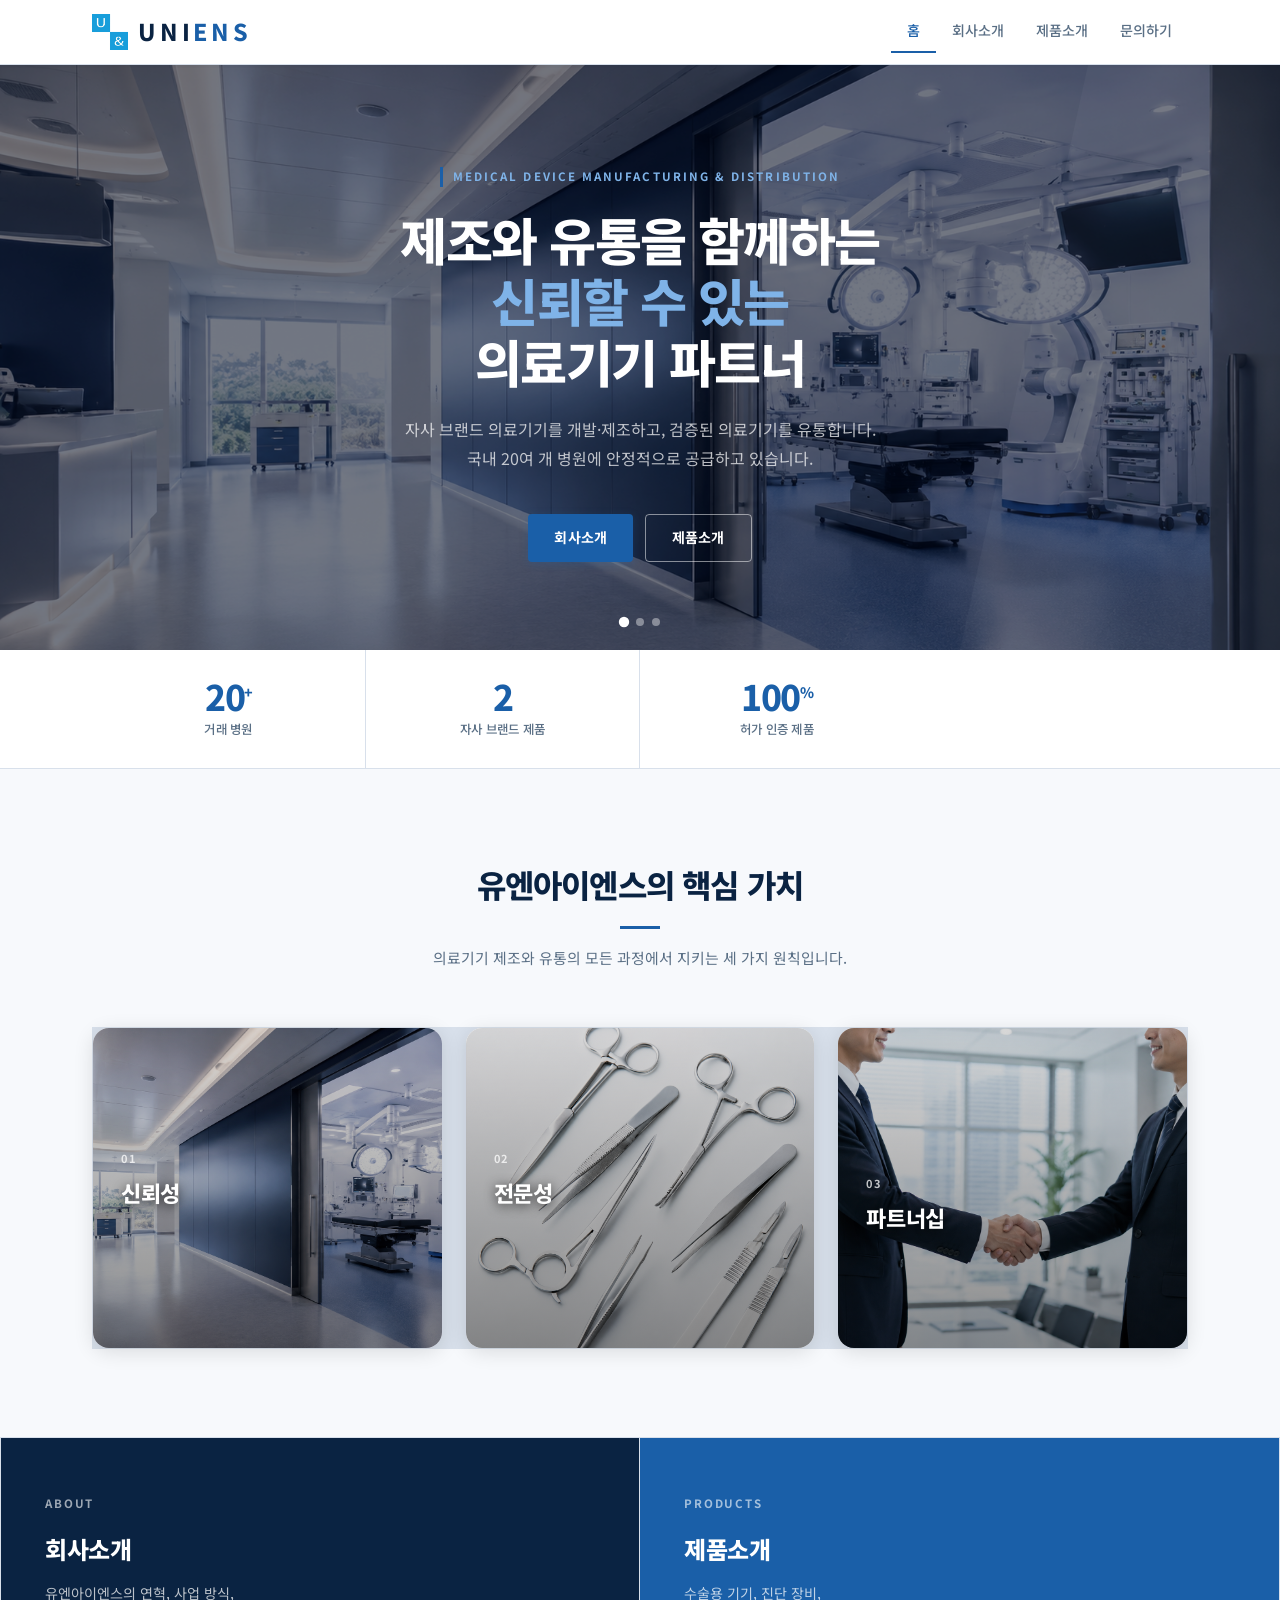
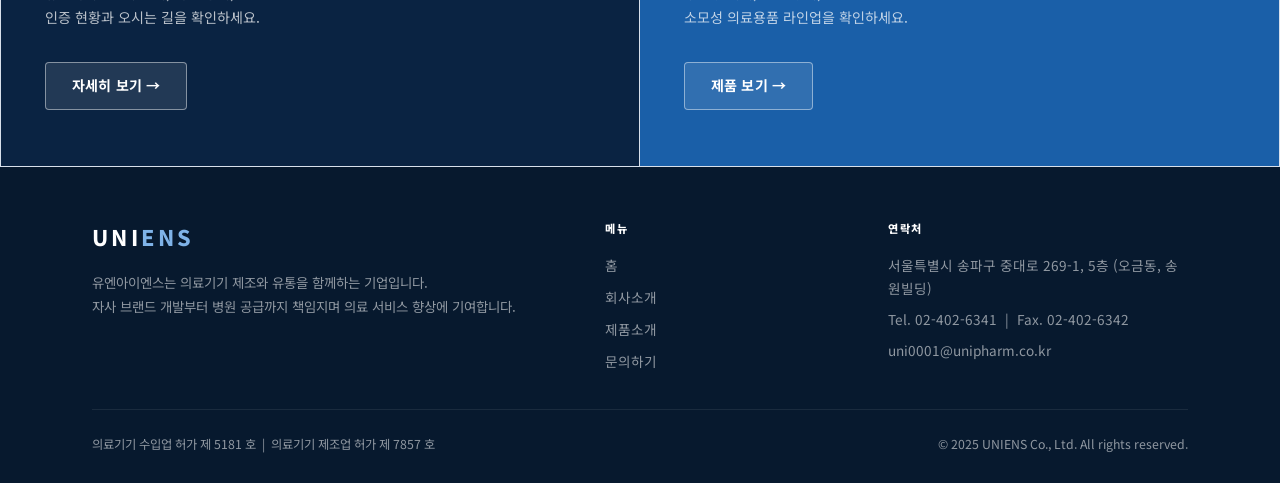
<file: index.html>
<!DOCTYPE html>
<html lang="ko">
<head>
  <meta charset="UTF-8" />
  <meta name="viewport" content="width=device-width, initial-scale=1.0" />
  <title>홈 | UNIENS 유엔아이엔스</title>
  <meta name="description" content="유엔아이엔스는 의료기기 제조와 유통을 함께하는 기업입니다. 자사 브랜드 제품 개발부터 병원 공급까지 책임집니다." />
  <link rel="preconnect" href="https://fonts.googleapis.com" />
  <link rel="preconnect" href="https://fonts.gstatic.com" crossorigin />
  <link href="https://fonts.googleapis.com/css2?family=Noto+Sans+KR:wght@400;500;700;800&display=swap" rel="stylesheet" />
  <link rel="stylesheet" href="/css/style.css" />
  <style>
  /* ── 핵심 가치 카드 오버라이드 ── */
  .values-grid {
    display: grid;
    grid-template-columns: repeat(3, 1fr);
    gap: 24px;
  }
  @media (max-width: 768px) {
    .values-grid { grid-template-columns: 1fr; }
  }
  .value-card {
    position: relative;
    height: 320px;
    border-radius: 16px;
    overflow: hidden;
    cursor: pointer;
    box-shadow: 0 4px 20px rgba(0,0,0,0.12);
    transform-style: preserve-3d;
  }
  .value-card__bg {
    position: absolute; inset: 0;
    background-size: cover; background-position: center;
    transition: transform 0.5s ease;
  }
  .value-card:hover .value-card__bg { transform: scale(1.06); }
  .value-card__overlay {
    position: absolute; inset: 0;
    background: linear-gradient(to bottom, rgba(0,0,0,0.15) 0%, rgba(0,0,0,0.45) 100%);
    transition: background 0.35s ease;
  }
  .value-card:hover .value-card__overlay {
    background: linear-gradient(to bottom, rgba(0,10,30,0.70) 0%, rgba(0,10,30,0.95) 100%);
  }
  .value-card__content {
    position: absolute; inset: 0;
    padding: 28px; display: flex; flex-direction: column; justify-content: flex-end; color: #fff;
  }
  .value-card__num { font-size: 11px; font-weight: 700; letter-spacing: 0.15em; color: rgba(255,255,255,0.75) !important; margin-bottom: 6px; }
  .value-card__title { font-size: 22px; font-weight: 800; color: #fff !important; margin-bottom: 10px; text-shadow: 0 2px 12px rgba(0,0,0,0.8); letter-spacing: -0.3px; }
  .value-card__text {
    font-size: 13.5px; line-height: 1.85; color: #fff !important;
    opacity: 0; transform: translateY(10px);
    transition: opacity 0.35s ease, transform 0.35s ease;
    text-shadow: 0 1px 6px rgba(0,0,0,0.6); font-weight: 500; word-break: keep-all;
  }
  .value-card:hover .value-card__text { opacity: 1; transform: translateY(0); }
  .value-card__icon {
    position: absolute; top: 24px; left: 28px;
    width: 52px; height: 52px;
    background: rgba(255,255,255,0.15); border-radius: 12px; backdrop-filter: blur(4px);
    display: flex; align-items: center; justify-content: center;
    transition: background 0.3s ease;
  }
  .value-card:hover .value-card__icon { background: rgba(255,255,255,0.25); }

  /* ── CTA 글씨 흰색 ── */
  .cta-card__label, .cta-card__title, .cta-card__desc { color: #fff !important; }

  /* ── 히어로 슬라이더 ── */
  .hero { position: relative; overflow: hidden; }
  .hero-slides { position: absolute; inset: 0; z-index: 0; }
  .hero-slide { position: absolute; inset: 0; background-size: cover; background-position: center; opacity: 0; transition: opacity 1.2s ease; }
  .hero-slide.active { opacity: 1; }
  .hero-slides::after { content: ''; position: absolute; inset: 0; background: rgba(0,10,30,0.55); z-index: 1; }
  .hero__content { position: relative; z-index: 2; }
  .hero-dots { position: absolute; bottom: 24px; left: 50%; transform: translateX(-50%); display: flex; gap: 8px; z-index: 3; }
  .hero-dot { width: 8px; height: 8px; border-radius: 50%; background: rgba(255,255,255,0.4); border: none; cursor: pointer; transition: background 0.3s ease, transform 0.3s ease; padding: 0; }
  .hero-dot.active { background: #fff; transform: scale(1.3); }
  </style>
</head>
<body>
<div class="layout-wrap">

  <div id="layout-header"></div>

  <main id="layout-main">

    <!-- HERO -->
    <section class="hero">
      <div class="hero-slides">
        <div class="hero-slide active" style="background-image: url('/images/%EC%8B%A0%EB%A2%B0.png');"></div>
        <div class="hero-slide" style="background-image: url('/images/%EC%A0%84%EB%AC%B8%EC%84%B1.png');"></div>
        <div class="hero-slide" style="background-image: url('/images/%ED%8C%8C%ED%8A%B8%EB%84%88%EC%89%BD.png');"></div>
      </div>
      <div class="hero-dots">
        <button class="hero-dot active" data-index="0"></button>
        <button class="hero-dot" data-index="1"></button>
        <button class="hero-dot" data-index="2"></button>
      </div>
      <div class="container hero__content">
        <span class="hero__eyebrow">Medical Device Manufacturing &amp; Distribution</span>
        <h1 class="hero__title">
          제조와 유통을 함께하는<br>
          <strong>신뢰할 수 있는</strong><br>의료기기 파트너
        </h1>
        <p class="hero__desc">
          자사 브랜드 의료기기를 개발·제조하고, 검증된 의료기기를 유통합니다.<br>
          국내 20여 개 병원에 안정적으로 공급하고 있습니다.
        </p>
        <div class="hero__actions">
          <a href="/about.html" class="btn btn--primary">회사소개</a>
          <a href="/products.html" class="btn btn--outline">제품소개</a>
        </div>
      </div>
    </section>

    <!-- 통계 스트립 -->
    <section class="stats-strip">
      <div class="container">
        <div class="stats-grid">
          <div class="stat-item reveal">
            <div class="stat-item__num">20<sup style="font-size:.9rem">+</sup></div>
            <div class="stat-item__label">거래 병원</div>
          </div>
          <div class="stat-item reveal" style="transition-delay:.06s">
            <div class="stat-item__num">2</div>
            <div class="stat-item__label">자사 브랜드 제품</div>
          </div>
          <div class="stat-item reveal" style="transition-delay:.12s">
            <div class="stat-item__num">100<sup style="font-size:.9rem">%</sup></div>
            <div class="stat-item__label">허가 인증 제품</div>
          </div>
        </div>
      </div>
    </section>

    <!-- 핵심 가치 -->
    <section class="section section--gray">
      <div class="container">
        <div class="section-header">
          <h2 class="section-title">유엔아이엔스의 핵심 가치</h2>
          <span class="section-rule"></span>
          <p class="section-subtitle" style="margin-top:16px;">의료기기 제조와 유통의 모든 과정에서 지키는 세 가지 원칙입니다.</p>
        </div>
        <div class="values-grid">
          <div class="value-card reveal">
            <div class="value-card__bg" style="background-image: url('/images/%EC%8B%A0%EB%A2%B0.png');"></div>
            <div class="value-card__overlay"></div>
            <div class="value-card__content">
              <div class="value-card__num">01</div>
              <h3 class="value-card__title">신뢰성</h3>
              <p class="value-card__text">의료기기 제조업 허가와 GMP 적합인정을 기반으로 제품을 만듭니다. 식약처 허가를 받은 검증된 제품만 공급하며, 제조부터 유통까지 이력을 관리합니다.</p>
            </div>
          </div>
          <div class="value-card reveal" style="transition-delay:.08s">
            <div class="value-card__bg" style="background-image: url('/images/%EC%A0%84%EB%AC%B8%EC%84%B1.png');"></div>
            <div class="value-card__overlay"></div>
            <div class="value-card__content">
              <div class="value-card__num">02</div>
              <h3 class="value-card__title">전문성</h3>
              <p class="value-card__text">유통 현장에서 들은 병원의 요구를 제품으로 만듭니다. 수술용 유해가스 필터장치 특허를 바탕으로 자사 브랜드 제품을 개발하고, 검증된 의료기기를 함께 유통합니다.</p>
            </div>
          </div>
          <div class="value-card reveal" style="transition-delay:.16s">
            <div class="value-card__bg" style="background-image: url('/images/%ED%8C%8C%ED%8A%B8%EB%84%88%EC%89%BD.png');"></div>
            <div class="value-card__overlay"></div>
            <div class="value-card__content">
              <div class="value-card__num">03</div>
              <h3 class="value-card__title">파트너십</h3>
              <p class="value-card__text">국내 약 20개 병원에 의료기기를 유통하고 있습니다. 단순 납품을 넘어 안정적인 공급과 사후 관리로 장기적인 협력 관계를 이어갑니다.</p>
            </div>
          </div>
        </div>
      </div>
    </section>

    <!-- CTA 바로가기 -->
    <section style="padding:0;">
      <div style="max-width:100%; padding:0;">
        <div class="cta-grid">
          <a href="/about.html" class="cta-card cta-card--navy reveal">
            <p class="cta-card__label">About</p>
            <h3 class="cta-card__title">회사소개</h3>
            <p class="cta-card__desc">유엔아이엔스의 연혁, 사업 방식,<br>인증 현황과 오시는 길을 확인하세요.</p>
            <span class="btn btn--outline">자세히 보기 →</span>
          </a>
          <a href="/products.html" class="cta-card cta-card--blue reveal" style="transition-delay:.08s">
            <p class="cta-card__label">Products</p>
            <h3 class="cta-card__title">제품소개</h3>
            <p class="cta-card__desc">수술용 기기, 진단 장비,<br>소모성 의료용품 라인업을 확인하세요.</p>
            <span class="btn btn--outline">제품 보기 →</span>
          </a>
        </div>
      </div>
    </section>

  </main>

  <div id="layout-footer"></div>

</div>

<script src="/js/components.js"></script>
<script src="/js/main.js"></script>
<script>
  initPage('home');

  /* ── 히어로 슬라이더 ── */
  const slides = document.querySelectorAll('.hero-slide');
  const dots   = document.querySelectorAll('.hero-dot');
  let current  = 0;
  let timer;

  function goTo(index) {
    slides[current].classList.remove('active');
    dots[current].classList.remove('active');
    current = index;
    slides[current].classList.add('active');
    dots[current].classList.add('active');
  }
  function next() { goTo((current + 1) % slides.length); }
  function startAuto() { timer = setInterval(next, 5000); }

  dots.forEach(dot => {
    dot.addEventListener('click', () => {
      clearInterval(timer);
      goTo(Number(dot.dataset.index));
      startAuto();
    });
  });
  startAuto();

  /* ── 핵심 가치 카드 틸트 효과 ── */
  document.querySelectorAll('.value-card').forEach(card => {
    card.addEventListener('mousemove', e => {
      const rect = card.getBoundingClientRect();
      const x = e.clientX - rect.left;
      const y = e.clientY - rect.top;
      const cx = rect.width / 2;
      const cy = rect.height / 2;
      const rotateX = ((y - cy) / cy) * -6;
      const rotateY = ((x - cx) / cx) * 6;
      card.style.transform = `perspective(800px) rotateX(${rotateX}deg) rotateY(${rotateY}deg) scale(1.02)`;
      card.style.transition = 'transform 0.1s ease';
    });
    card.addEventListener('mouseleave', () => {
      card.style.transform = 'perspective(800px) rotateX(0deg) rotateY(0deg) scale(1)';
      card.style.transition = 'transform 0.4s ease';
    });
  });
</script>
</body>
</html>
</file>
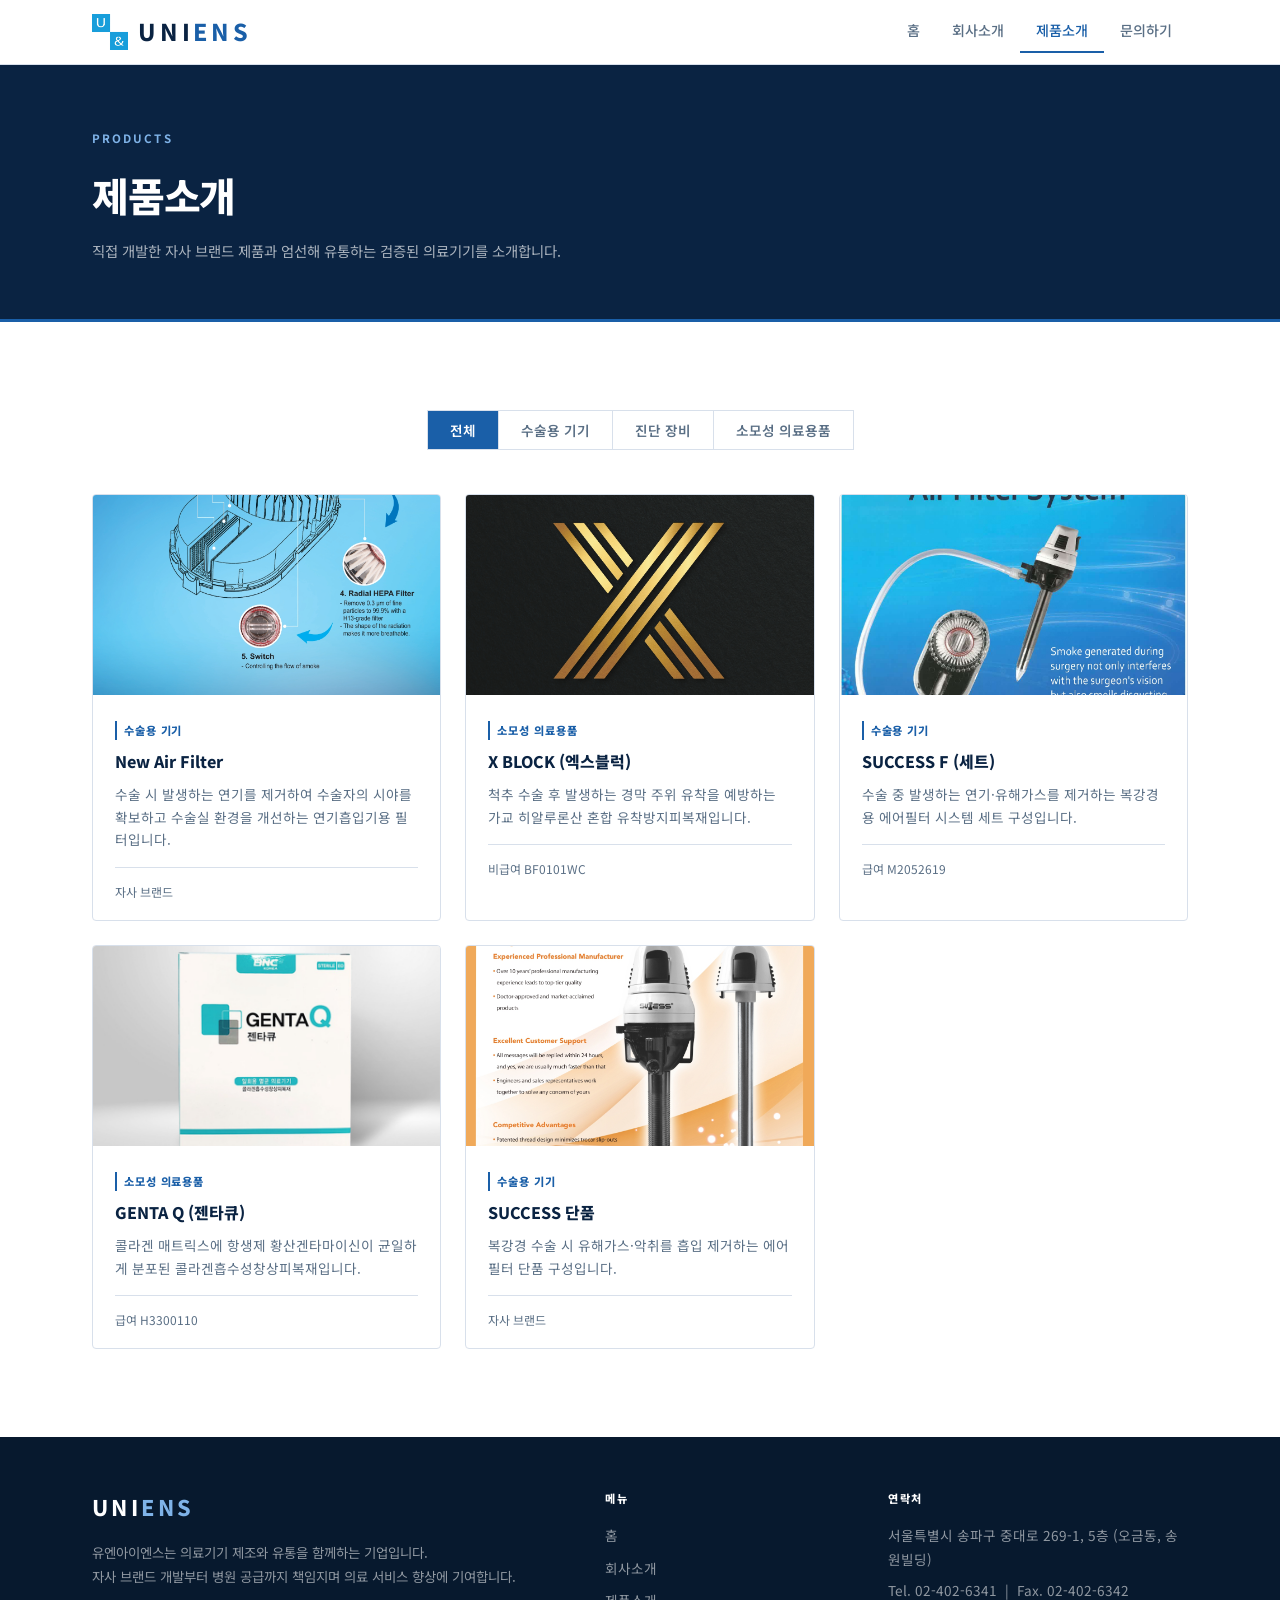
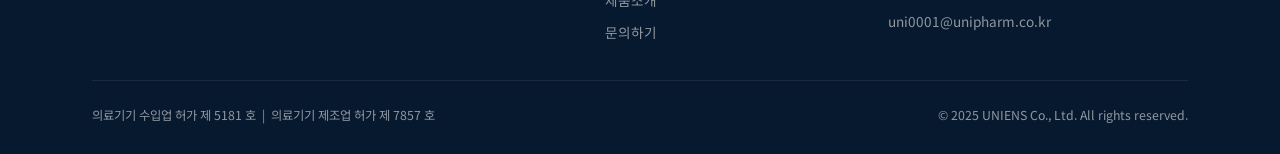
<file: products.html>
<!DOCTYPE html>
<html lang="ko">
<head>
  <meta charset="UTF-8" />
  <meta name="viewport" content="width=device-width, initial-scale=1.0" />
  <title>제품소개 | UNIENS 유엔아이엔스</title>
  <meta name="description" content="유엔아이엔스가 제조·유통하는 의료기기 라인업을 소개합니다." />
  <link rel="preconnect" href="https://fonts.googleapis.com" />
  <link rel="preconnect" href="https://fonts.gstatic.com" crossorigin />
  <link href="https://fonts.googleapis.com/css2?family=Noto+Sans+KR:wght@400;500;700;800&display=swap" rel="stylesheet" />
  <link rel="stylesheet" href="/css/style.css" />
</head>
<body>
<div class="layout-wrap">

  <div id="layout-header"></div>

  <main id="layout-main">

    <section class="page-hero">
      <div class="container">
        <span class="page-hero__eyebrow">Products</span>
        <h1 class="page-hero__title">제품소개</h1>
        <p class="page-hero__desc">직접 개발한 자사 브랜드 제품과 엄선해 유통하는 검증된 의료기기를 소개합니다.</p>
      </div>
    </section>

    <section class="section">
      <div class="container">

        <div class="filter-bar" role="group" aria-label="제품 카테고리 필터">
          <button class="filter-btn active" data-filter="all">전체</button>
          <button class="filter-btn" data-filter="surgical">수술용 기기</button>
          <button class="filter-btn" data-filter="diagnostic">진단 장비</button>
          <button class="filter-btn" data-filter="consumable">소모성 의료용품</button>
        </div>

        <div class="products-grid">

          <!-- 에어필터 -->
          <a href="/products/airfilter.html"
             class="product-card reveal"
             data-category="surgical"
             style="transition-delay:.08s; text-decoration:none; color:inherit; cursor:pointer;">
            <div class="product-card__img-wrap">
              <img src="/images/newairfiltrer.jpg" alt="New Air Filter" class="product-card__img" />
            </div>
            <div class="product-card__body">
              <span class="product-card__category">수술용 기기</span>
              <h3 class="product-card__name">New Air Filter</h3>
              <p class="product-card__desc">수술 시 발생하는 연기를 제거하여 수술자의 시야를 확보하고 수술실 환경을 개선하는 연기흡입기용 필터입니다.</p>
              <div class="product-card__footer">
                <span class="product-card__tag">자사 브랜드</span>
              </div>
            </div>
          </a>

          <!-- 엑스블럭 -->
          <a href="/products/xblock.html"
             class="product-card reveal"
             data-category="consumable"
             style="transition-delay:.16s; text-decoration:none; color:inherit; cursor:pointer;">
            <div class="product-card__img-wrap">
              <img src="/images/xblockpage.jpg" alt="X BLOCK 엑스블럭" class="product-card__img" />
            </div>
            <div class="product-card__body">
              <span class="product-card__category">소모성 의료용품</span>
              <h3 class="product-card__name">X BLOCK (엑스블럭)</h3>
              <p class="product-card__desc">척추 수술 후 발생하는 경막 주위 유착을 예방하는 가교 히알루론산 혼합 유착방지피복재입니다.</p>
              <div class="product-card__footer">
                <span class="product-card__tag">비급여 BF0101WC</span>
              </div>
            </div>
          </a>

          <!-- 석세스 F (세트) -->
          <a href="/products/success-f.html"
             class="product-card reveal"
             data-category="surgical"
             style="transition-delay:.24s; text-decoration:none; color:inherit; cursor:pointer;">
            <div class="product-card__img-wrap">
              <img src="/images/successsetf.jpg" alt="SUCCESS F" class="product-card__img" />
            </div>
            <div class="product-card__body">
              <span class="product-card__category">수술용 기기</span>
              <h3 class="product-card__name">SUCCESS F (세트)</h3>
              <p class="product-card__desc">수술 중 발생하는 연기·유해가스를 제거하는 복강경용 에어필터 시스템 세트 구성입니다.</p>
              <div class="product-card__footer">
                <span class="product-card__tag">급여 M2052619</span>
              </div>
            </div>
          </a>

          <!-- 젠타큐 -->
          <a href="/products/gentaq.html"
             class="product-card reveal"
             data-category="consumable"
             style="transition-delay:.32s; text-decoration:none; color:inherit; cursor:pointer;">
            <div class="product-card__img-wrap">
              <img src="images/gentaq.jpg" alt="GENTA Q 젠타큐" class="product-card__img" />
            </div>
            <div class="product-card__body">
              <span class="product-card__category">소모성 의료용품</span>
              <h3 class="product-card__name">GENTA Q (젠타큐)</h3>
              <p class="product-card__desc">콜라겐 매트릭스에 항생제 황산겐타마이신이 균일하게 분포된 콜라겐흡수성창상피복재입니다.</p>
              <div class="product-card__footer">
                <span class="product-card__tag">급여 H3300110</span>
              </div>
            </div>
          </a>

          <!-- 석세스 단품 -->
          <a href="/products/success.html"
             class="product-card reveal"
             data-category="surgical"
             style="transition-delay:.32s; text-decoration:none; color:inherit; cursor:pointer;">
            <div class="product-card__img-wrap">
              <img src="/images/successsingle.jpg" alt="SUCCESS 단품" class="product-card__img" />
            </div>
            <div class="product-card__body">
              <span class="product-card__category">수술용 기기</span>
              <h3 class="product-card__name">SUCCESS 단품</h3>
              <p class="product-card__desc">복강경 수술 시 유해가스·악취를 흡입 제거하는 에어필터 단품 구성입니다.</p>
              <div class="product-card__footer">
                <span class="product-card__tag">자사 브랜드</span>
              </div>
            </div>
          </a>

        </div>

      </div>
    </section>

  </main>

  <div id="layout-footer"></div>

</div>

<script src="/js/components.js"></script>
<script src="/js/main.js"></script>
<script>initPage('products');</script>
</body>
</html>
</file>
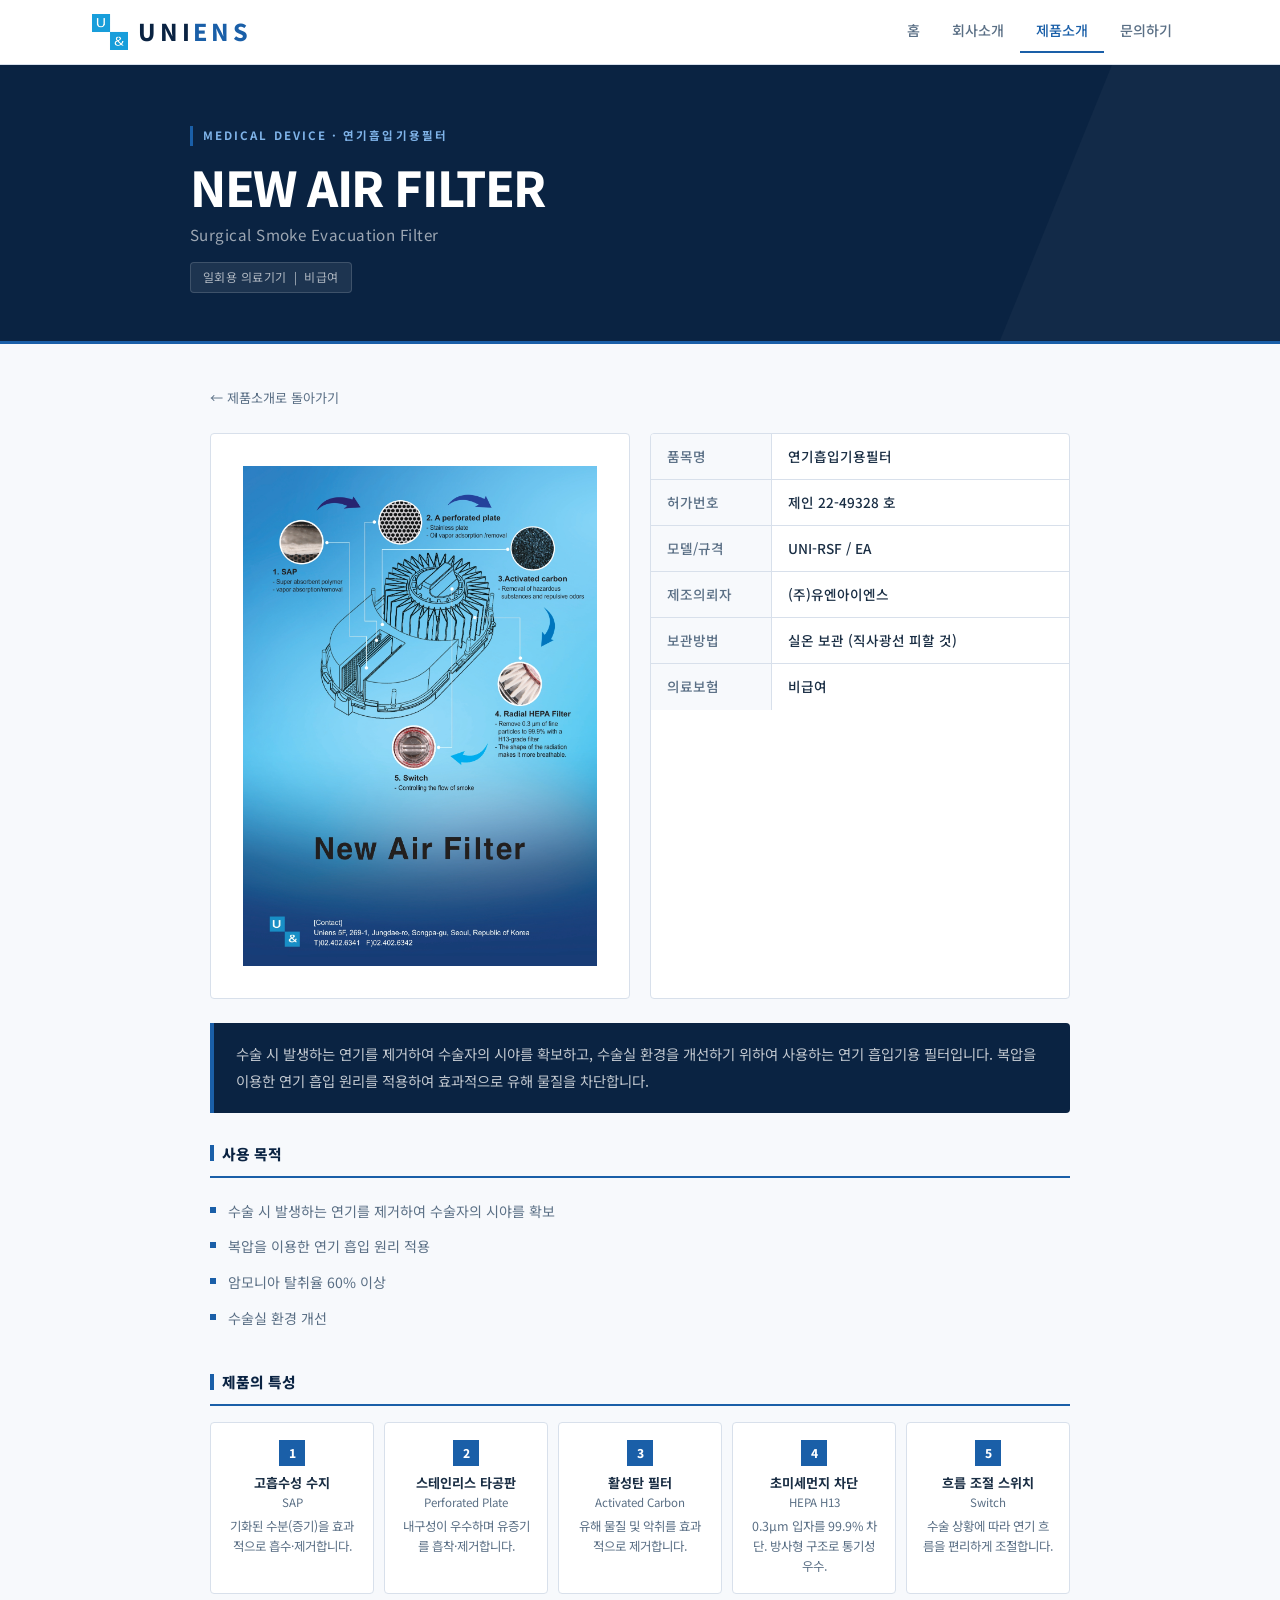
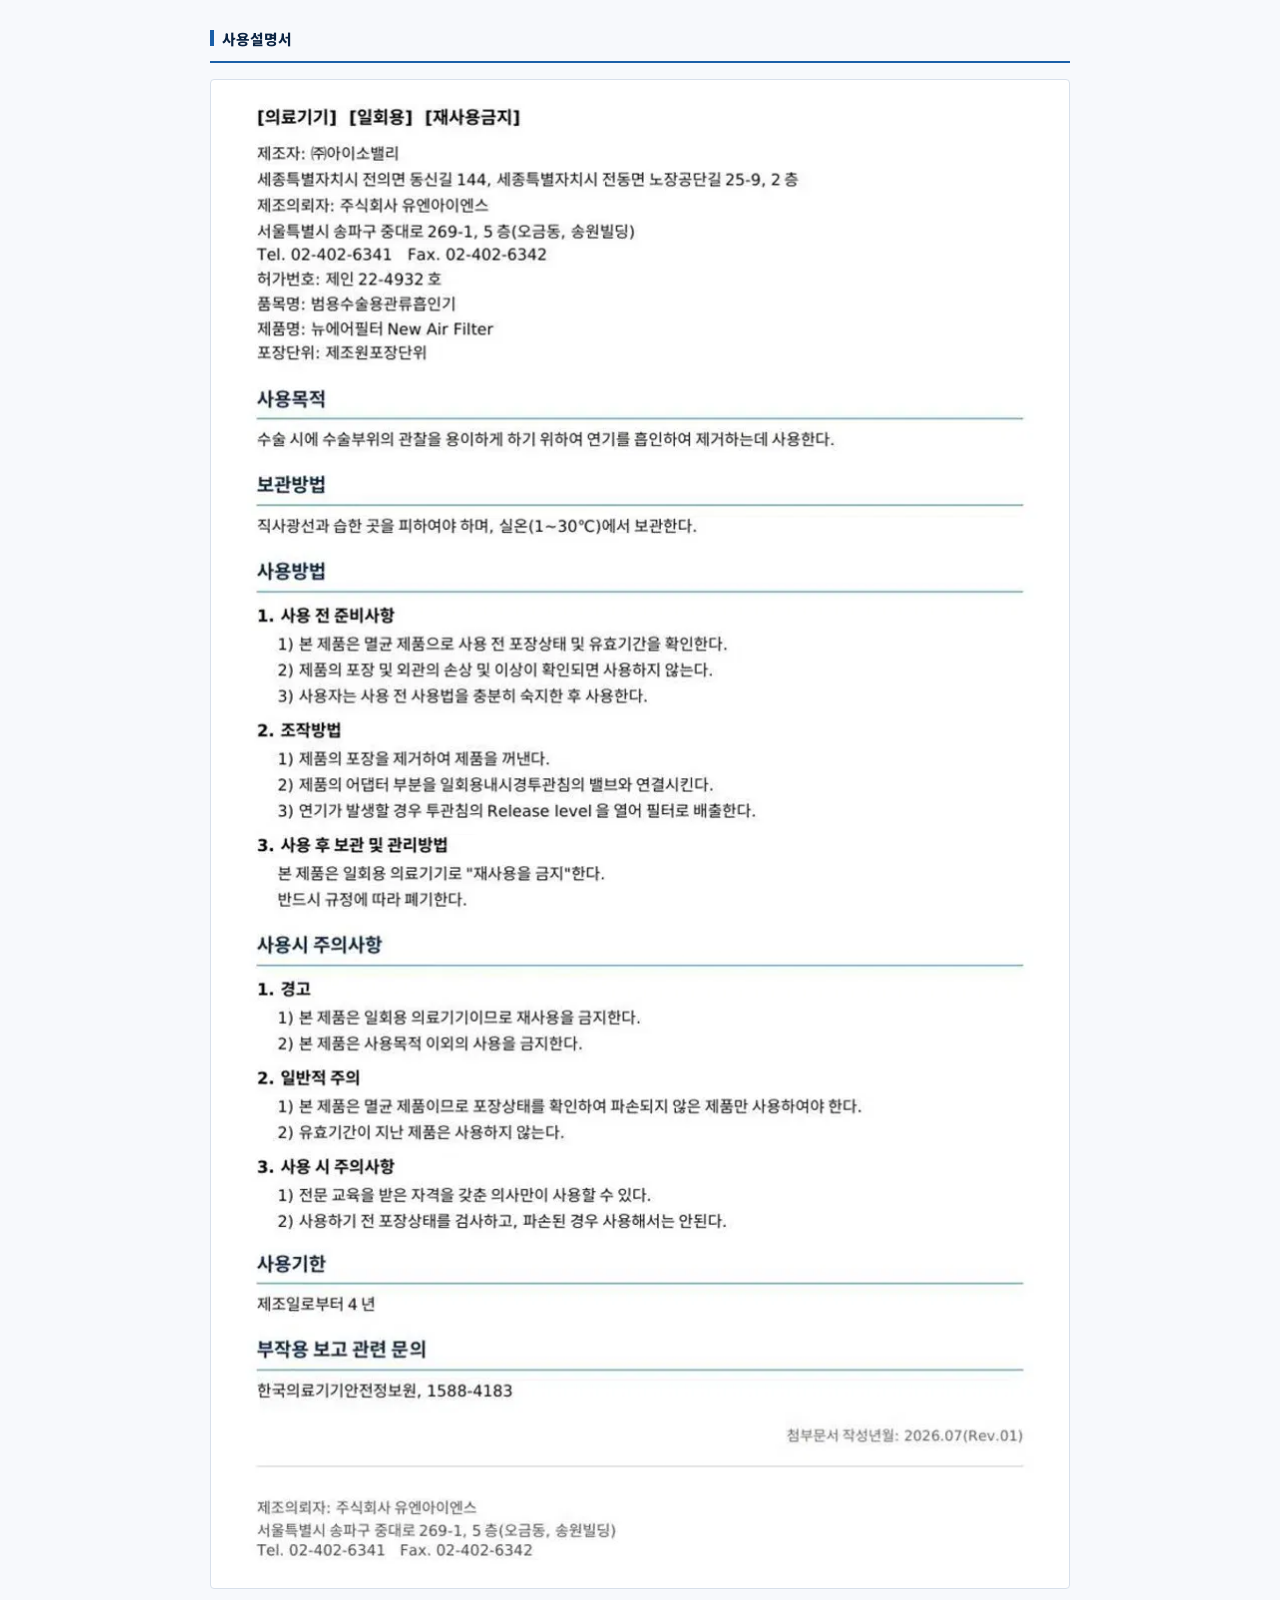
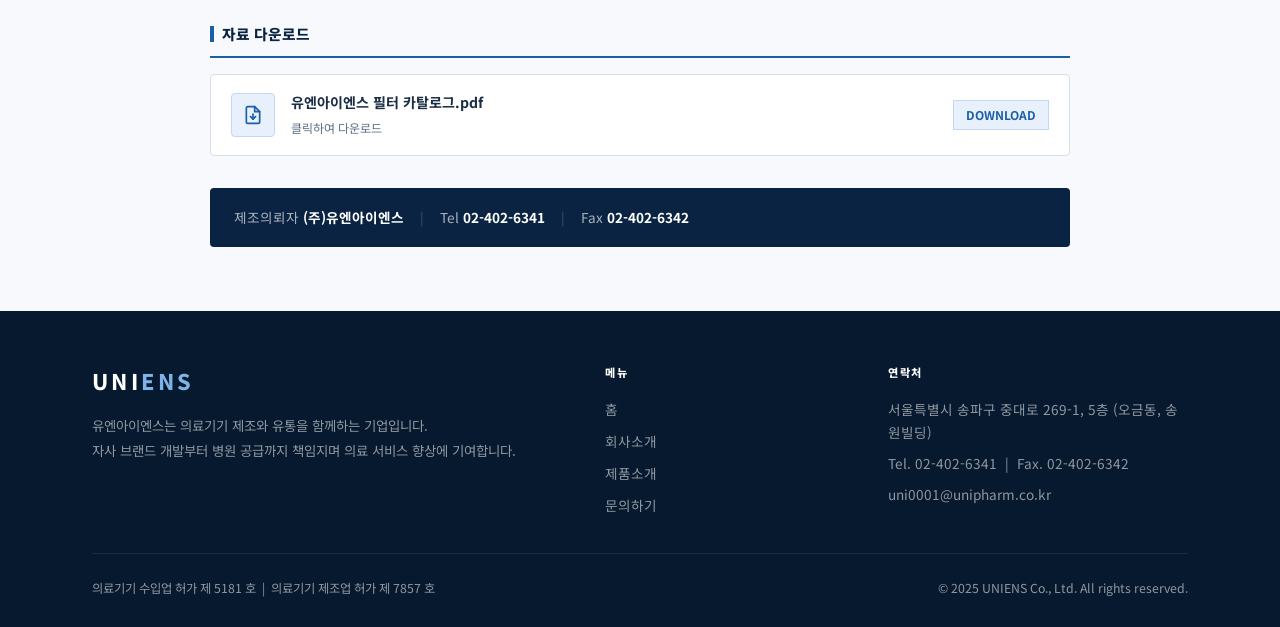
<file: products/airfilter.html>
<!DOCTYPE html>
<html lang="ko">
<head>
  <meta charset="UTF-8" />
  <meta name="viewport" content="width=device-width, initial-scale=1.0" />
  <title>New Air Filter | UNIENS 유엔아이엔스</title>
  <meta name="description" content="수술 시 발생하는 연기를 제거하는 연기흡입기용 필터 — UNIENS 유엔아이엔스" />
  <link rel="preconnect" href="https://fonts.googleapis.com">
  <link href="https://fonts.googleapis.com/css2?family=Noto+Sans+KR:wght@400;500;700;800&display=swap" rel="stylesheet">
  <link rel="stylesheet" href="/css/style.css" />
  <link rel="stylesheet" href="/css/product.css" />
  <style>
    /* 이 페이지 전용 스타일 */
    .features-grid { display: grid; grid-template-columns: repeat(auto-fit, minmax(150px, 1fr)); gap: 10px; }
    .feature-card { background: var(--white); border: 1px solid var(--border); border-radius: var(--radius); padding: 16px; text-align: center; transition: box-shadow .2s, transform .2s; }
    .feature-card:hover { box-shadow: 0 4px 20px rgba(10,35,66,.1); transform: translateY(-2px); }
    .feature-num { display: inline-block; width: 26px; height: 26px; background: var(--accent); color: #fff; font-size: .75rem; font-weight: 800; line-height: 26px; margin-bottom: 8px; }
    .feature-title { font-size: .82rem; font-weight: 700; color: var(--text); margin-bottom: 6px; line-height: 1.4; }
    .feature-desc  { font-size: .78rem; color: var(--muted); line-height: 1.6; }

    .contact-bar { margin-top: 8px; }
  </style>
</head>
<body>
<div class="layout-wrap">
  <div id="layout-header"></div>

  <main id="layout-main">
    <div class="prod-hero">
      <div class="hero-inner">
        <span class="hero-eyebrow">Medical Device · 연기흡입기용필터</span>
        <h1 class="hero-title">NEW AIR FILTER</h1>
        <p class="hero-sub">Surgical Smoke Evacuation Filter</p>
        <span class="hero-tag">일회용 의료기기 &nbsp;|&nbsp; 비급여</span>
      </div>
    </div>

    <div class="page">
      <a href="/products.html" class="back-link">← 제품소개로 돌아가기</a>

      <div class="top-section">
        <div class="product-img-box">
          <img src="/images/newairfiltrer.jpg" alt="New Air Filter 제품 이미지">
        </div>
        <div class="spec-box">
          <table>
            <tr><td>품목명</td><td>연기흡입기용필터</td></tr>
            <tr><td>허가번호</td><td>제인 22-49328 호</td></tr>
            <tr><td>모델/규격</td><td>UNI-RSF / EA</td></tr>
            <tr><td>제조의뢰자</td><td>(주)유엔아이엔스</td></tr>
            <tr><td>보관방법</td><td>실온 보관 (직사광선 피할 것)</td></tr>
            <tr><td>의료보험</td><td>비급여</td></tr>
          </table>
        </div>
      </div>

      <div class="desc-box">
        수술 시 발생하는 연기를 제거하여 수술자의 시야를 확보하고, 수술실 환경을 개선하기 위하여 사용하는 연기 흡입기용 필터입니다. 복압을 이용한 연기 흡입 원리를 적용하여 효과적으로 유해 물질을 차단합니다.
      </div>

      <div class="p-section">
        <div class="p-section-title">사용 목적</div>
        <ul class="purpose-list">
          <li>수술 시 발생하는 연기를 제거하여 수술자의 시야를 확보</li>
          <li>복압을 이용한 연기 흡입 원리 적용</li>
          <li>암모니아 탈취율 60% 이상</li>
          <li>수술실 환경 개선</li>
        </ul>
      </div>

      <div class="p-section">
        <div class="p-section-title">제품의 특성</div>
        <div class="features-grid">
          <div class="feature-card">
            <div class="feature-num">1</div>
            <div class="feature-title">고흡수성 수지<br><span style="font-weight:400;color:var(--muted);font-size:.72rem;">SAP</span></div>
            <div class="feature-desc">기화된 수분(증기)을 효과적으로 흡수·제거합니다.</div>
          </div>
          <div class="feature-card">
            <div class="feature-num">2</div>
            <div class="feature-title">스테인리스 타공판<br><span style="font-weight:400;color:var(--muted);font-size:.72rem;">Perforated Plate</span></div>
            <div class="feature-desc">내구성이 우수하며 유증기를 흡착·제거합니다.</div>
          </div>
          <div class="feature-card">
            <div class="feature-num">3</div>
            <div class="feature-title">활성탄 필터<br><span style="font-weight:400;color:var(--muted);font-size:.72rem;">Activated Carbon</span></div>
            <div class="feature-desc">유해 물질 및 악취를 효과적으로 제거합니다.</div>
          </div>
          <div class="feature-card">
            <div class="feature-num">4</div>
            <div class="feature-title">초미세먼지 차단<br><span style="font-weight:400;color:var(--muted);font-size:.72rem;">HEPA H13</span></div>
            <div class="feature-desc">0.3μm 입자를 99.9% 차단. 방사형 구조로 통기성 우수.</div>
          </div>
          <div class="feature-card">
            <div class="feature-num">5</div>
            <div class="feature-title">흐름 조절 스위치<br><span style="font-weight:400;color:var(--muted);font-size:.72rem;">Switch</span></div>
            <div class="feature-desc">수술 상황에 따라 연기 흐름을 편리하게 조절합니다.</div>
          </div>
        </div>
      </div>

      <div class="p-section">
        <div class="p-section-title">사용설명서</div>
        <div class="manual-box">
          <img src="/images/newairfilter_manual_web.png" alt="New Air Filter 사용설명서" loading="lazy">
        </div>
      </div>

      <div class="p-section">
        <div class="p-section-title">자료 다운로드</div>
        <a class="download-card" href="/pdf/airfiltercatalog.pdf" download>
          <div class="dl-icon">
            <svg width="20" height="20" viewBox="0 0 24 24" fill="none" stroke="#1A5FA8" stroke-width="2" stroke-linecap="round" stroke-linejoin="round">
              <path d="M14 2H6a2 2 0 0 0-2 2v16a2 2 0 0 0 2 2h12a2 2 0 0 0 2-2V8z"/>
              <polyline points="14 2 14 8 20 8"/>
              <line x1="12" y1="11" x2="12" y2="17"/>
              <polyline points="9 14 12 17 15 14"/>
            </svg>
          </div>
          <div class="dl-info">
            <div class="dl-fname">유엔아이엔스 필터 카탈로그.pdf</div>
            <div class="dl-meta">클릭하여 다운로드</div>
          </div>
          <div class="dl-badge">DOWNLOAD</div>
        </a>
      </div>

      <div class="contact-bar">
        <span>제조의뢰자&nbsp;<strong>(주)유엔아이엔스</strong></span>
        <span class="contact-divider">|</span>
        <span>Tel&nbsp;<strong>02-402-6341</strong></span>
        <span class="contact-divider">|</span>
        <span>Fax&nbsp;<strong>02-402-6342</strong></span>
      </div>
    </div>
  </main>

  <div id="layout-footer"></div>
</div>

<script src="/js/components.js"></script>
<script src="/js/main.js"></script>
<script>initPage('products');</script>
</body>
</html>
</file>
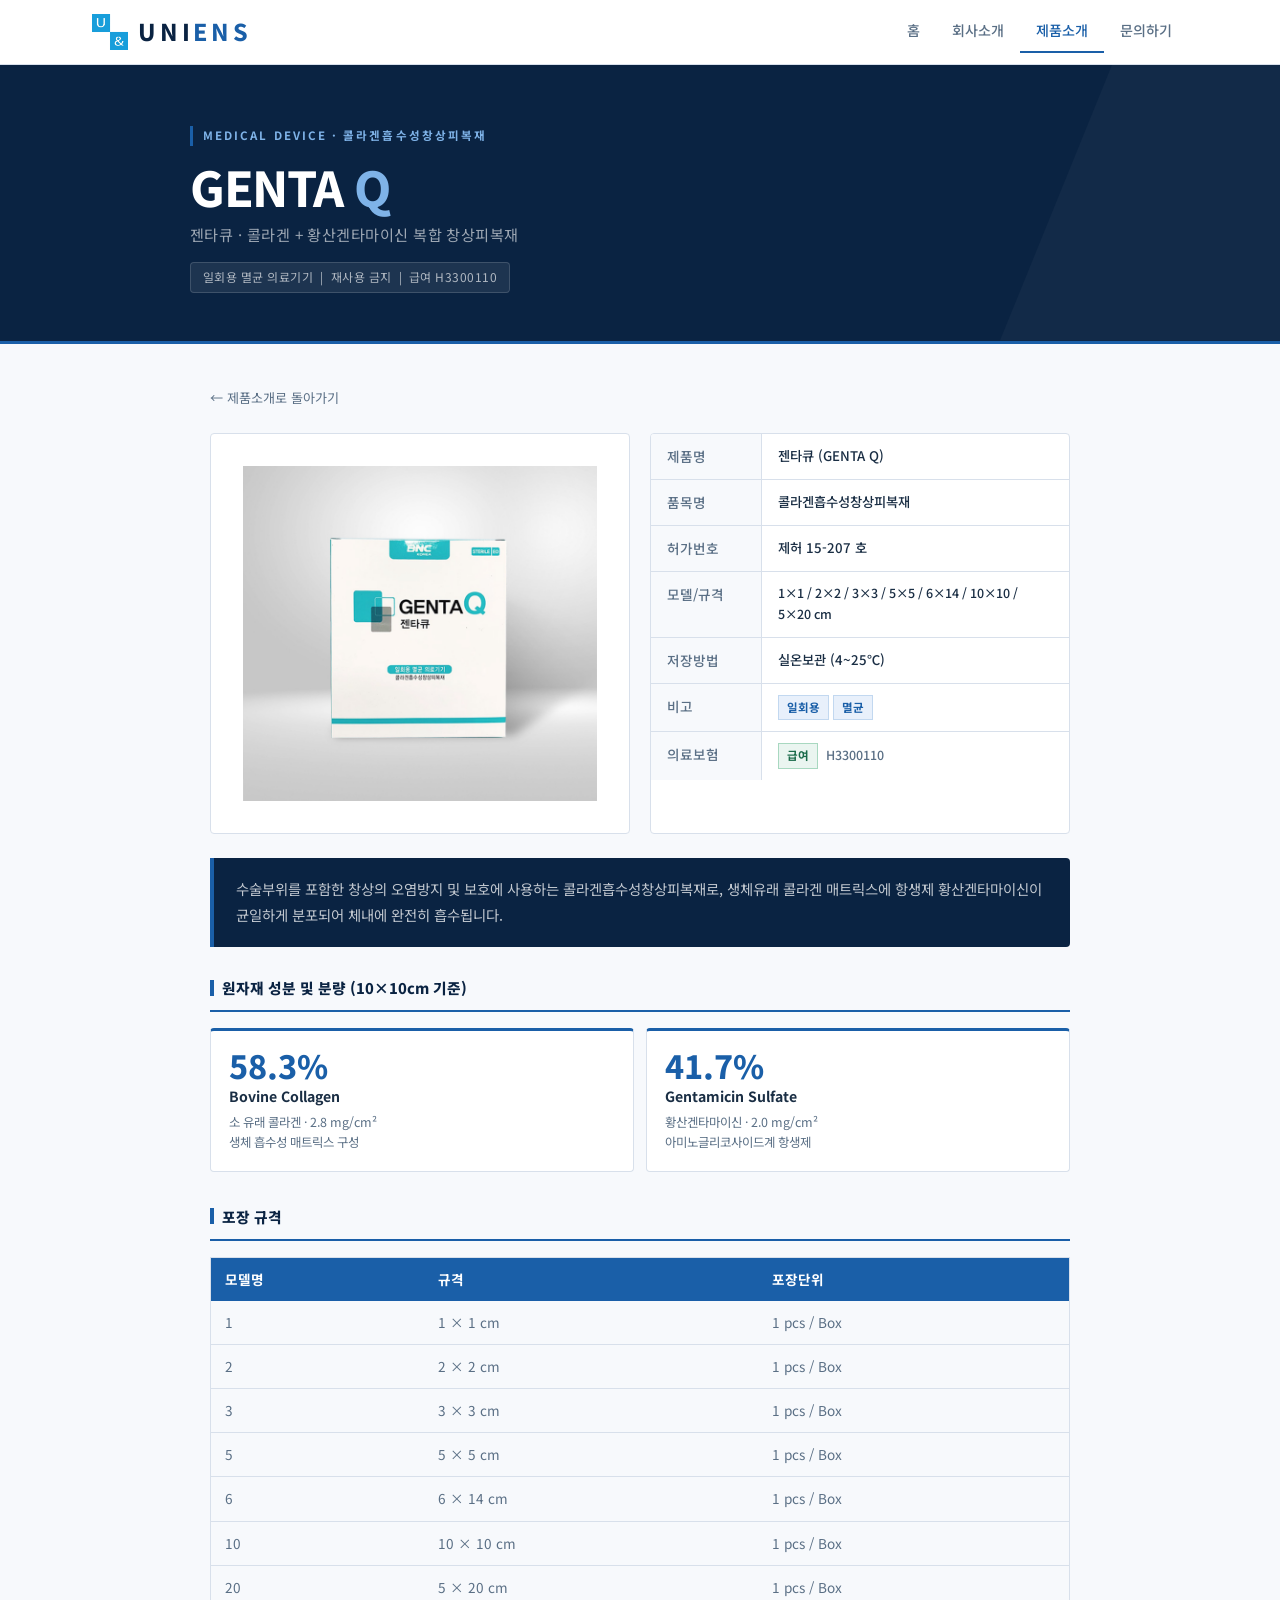
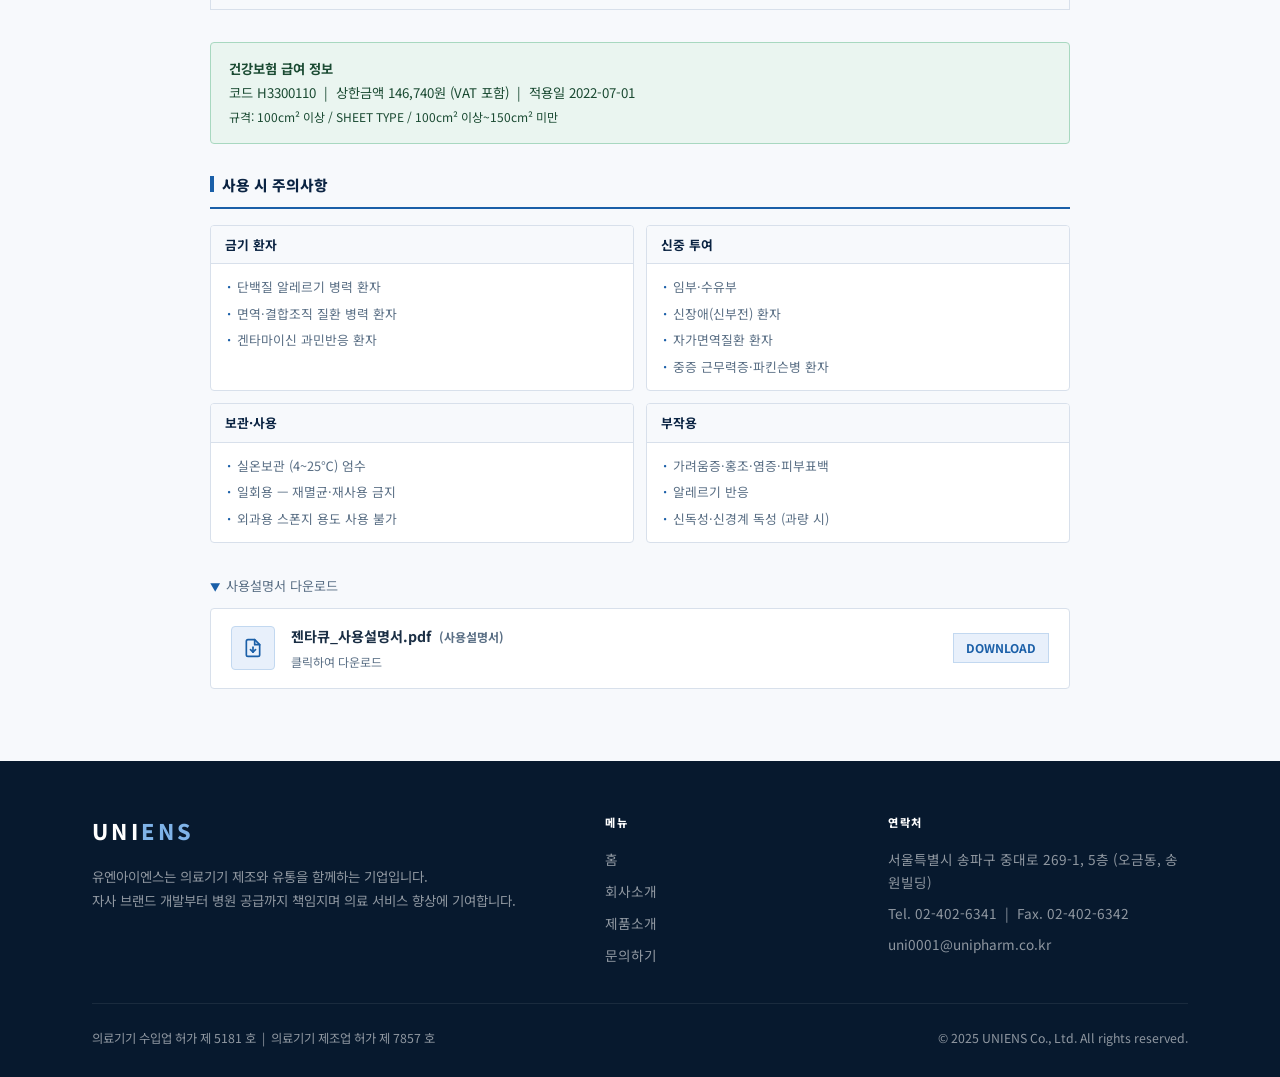
<file: products/gentaq.html>
<!DOCTYPE html>
<html lang="ko">
<head>
  <meta charset="UTF-8" />
  <meta name="viewport" content="width=device-width, initial-scale=1.0" />
  <title>GENTA Q 젠타큐 | UNIENS 유엔아이엔스</title>
  <meta name="description" content="콜라겐 + 황산겐타마이신 복합 창상피복재 — UNIENS 유엔아이엔스" />
  <link rel="preconnect" href="https://fonts.googleapis.com">
  <link href="https://fonts.googleapis.com/css2?family=Noto+Sans+KR:wght@400;500;700;800&display=swap" rel="stylesheet">
  <link rel="stylesheet" href="/css/style.css" />
  <link rel="stylesheet" href="/css/product.css" />
  <style>
    /* 이 페이지 전용 스타일 */
    .spec-box td:first-child { width: 110px; }
    .spec-box td:last-child { font-size: .83rem; }

    .ingredient-grid { display: grid; grid-template-columns: 1fr 1fr; gap: 12px; }
    @media (max-width: 580px) { .ingredient-grid { grid-template-columns: 1fr; } }
    .ingredient-card { background: var(--white); border: 1px solid var(--border); border-radius: var(--radius); padding: 18px; border-top: 3px solid var(--accent); }
    .ingredient-pct { font-size: 2rem; font-weight: 800; color: var(--accent); line-height: 1; margin-bottom: 4px; }
    .ingredient-name { font-size: .88rem; font-weight: 700; color: var(--text); margin-bottom: 4px; }
    .ingredient-desc { font-size: .78rem; color: var(--muted); line-height: 1.6; }

    .pay-box { background: #EAF5F0; border: 1px solid #A8D8C0; border-radius: var(--radius); padding: 14px 18px; font-size: .83rem; color: #1A4A32; line-height: 1.8; margin-bottom: 28px; }
    .pay-box strong { color: #1A4A32; font-weight: 700; }

    .caution-grid { display: grid; grid-template-columns: 1fr 1fr; gap: 12px; }
    @media (max-width: 580px) { .caution-grid { grid-template-columns: 1fr; } }
    .caution-card { background: var(--white); border: 1px solid var(--border); border-radius: var(--radius); overflow: hidden; }
    .caution-card__head { background: var(--light); padding: 8px 14px; font-size: .8rem; font-weight: 700; color: var(--primary); border-bottom: 1px solid var(--border); }
    .caution-card ul { list-style: none; padding: 10px 14px; }
    .caution-card ul li { font-size: .8rem; color: var(--muted); padding: 3px 0 3px 12px; position: relative; line-height: 1.6; }
    .caution-card ul li::before { content: '·'; position: absolute; left: 2px; color: var(--accent); font-weight: 700; }
  </style>
</head>
<body>
<div class="layout-wrap">
  <div id="layout-header"></div>

  <main id="layout-main">
    <div class="prod-hero">
      <div class="hero-inner">
        <span class="hero-eyebrow">Medical Device · 콜라겐흡수성창상피복재</span>
        <h1 class="hero-title">GENTA <span>Q</span></h1>
        <p class="hero-sub">젠타큐 · 콜라겐 + 황산겐타마이신 복합 창상피복재</p>
        <span class="hero-tag">일회용 멸균 의료기기 &nbsp;|&nbsp; 재사용 금지 &nbsp;|&nbsp; 급여 H3300110</span>
      </div>
    </div>

    <div class="page">
      <a href="/products.html" class="back-link">← 제품소개로 돌아가기</a>

      <div class="top-section">
        <div class="product-img-box">
          <img src="/images/gentaq.jpg" alt="GENTA Q 제품 이미지">
        </div>
        <div class="spec-box">
          <table>
            <tr><td>제품명</td><td>젠타큐 (GENTA Q)</td></tr>
            <tr><td>품목명</td><td>콜라겐흡수성창상피복재</td></tr>
            <tr><td>허가번호</td><td>제허 15-207 호</td></tr>
            <tr><td>모델/규격</td><td style="font-size:.78rem;">1×1 / 2×2 / 3×3 / 5×5 / 6×14 / 10×10 / 5×20 cm</td></tr>
            <tr><td>저장방법</td><td>실온보관 (4~25℃)</td></tr>
            <tr><td>비고</td><td><span class="badge-single">일회용</span><span class="badge-single">멸균</span></td></tr>
            <tr><td>의료보험</td><td><span class="badge-pay">급여</span> &nbsp;<span style="font-size:.78rem;color:var(--muted);">H3300110</span></td></tr>
          </table>
        </div>
      </div>

      <div class="desc-box">
        수술부위를 포함한 창상의 오염방지 및 보호에 사용하는 콜라겐흡수성창상피복재로, 생체유래 콜라겐 매트릭스에 항생제 황산겐타마이신이 균일하게 분포되어 체내에 완전히 흡수됩니다.
      </div>

      <div class="p-section">
        <div class="p-section-title">원자재 성분 및 분량 (10×10cm 기준)</div>
        <div class="ingredient-grid">
          <div class="ingredient-card">
            <div class="ingredient-pct">58.3%</div>
            <div class="ingredient-name">Bovine Collagen</div>
            <div class="ingredient-desc">소 유래 콜라겐 · 2.8 mg/cm²<br>생체 흡수성 매트릭스 구성</div>
          </div>
          <div class="ingredient-card">
            <div class="ingredient-pct">41.7%</div>
            <div class="ingredient-name">Gentamicin Sulfate</div>
            <div class="ingredient-desc">황산겐타마이신 · 2.0 mg/cm²<br>아미노글리코사이드계 항생제</div>
          </div>
        </div>
      </div>

      <div class="p-section">
        <div class="p-section-title">포장 규격</div>
        <table class="model-table">
          <thead>
            <tr><th>모델명</th><th>규격</th><th>포장단위</th></tr>
          </thead>
          <tbody>
            <tr><td>1</td><td>1 × 1 cm</td><td>1 pcs / Box</td></tr>
            <tr><td>2</td><td>2 × 2 cm</td><td>1 pcs / Box</td></tr>
            <tr><td>3</td><td>3 × 3 cm</td><td>1 pcs / Box</td></tr>
            <tr><td>5</td><td>5 × 5 cm</td><td>1 pcs / Box</td></tr>
            <tr><td>6</td><td>6 × 14 cm</td><td>1 pcs / Box</td></tr>
            <tr><td>10</td><td>10 × 10 cm</td><td>1 pcs / Box</td></tr>
            <tr><td>20</td><td>5 × 20 cm</td><td>1 pcs / Box</td></tr>
          </tbody>
        </table>
      </div>

      <div class="pay-box">
        <strong>건강보험 급여 정보</strong><br>
        코드 H3300110 &nbsp;|&nbsp; 상한금액 146,740원 (VAT 포함) &nbsp;|&nbsp; 적용일 2022-07-01<br>
        <span style="font-size:.75rem;">규격: 100cm² 이상 / SHEET TYPE / 100cm² 이상~150cm² 미만</span>
      </div>

      <div class="p-section">
        <div class="p-section-title">사용 시 주의사항</div>
        <div class="caution-grid">
          <div class="caution-card">
            <div class="caution-card__head">금기 환자</div>
            <ul>
              <li>단백질 알레르기 병력 환자</li>
              <li>면역·결합조직 질환 병력 환자</li>
              <li>겐타마이신 과민반응 환자</li>
            </ul>
          </div>
          <div class="caution-card">
            <div class="caution-card__head">신중 투여</div>
            <ul>
              <li>임부·수유부</li>
              <li>신장애(신부전) 환자</li>
              <li>자가면역질환 환자</li>
              <li>중증 근무력증·파킨슨병 환자</li>
            </ul>
          </div>
          <div class="caution-card">
            <div class="caution-card__head">보관·사용</div>
            <ul>
              <li>실온보관 (4~25℃) 엄수</li>
              <li>일회용 — 재멸균·재사용 금지</li>
              <li>외과용 스폰지 용도 사용 불가</li>
            </ul>
          </div>
          <div class="caution-card">
            <div class="caution-card__head">부작용</div>
            <ul>
              <li>가려움증·홍조·염증·피부표백</li>
              <li>알레르기 반응</li>
              <li>신독성·신경계 독성 (과량 시)</li>
            </ul>
          </div>
        </div>
      </div>

      <div class="dl-label">사용설명서 다운로드</div>
      <a class="download-card" href="http://uni6341.img6.kr/Uniens/pagedesign/pdf/%EC%A0%A0%ED%83%80%ED%81%90_%EC%82%AC%EC%9A%A9%EC%84%A4%EB%AA%85%EC%84%9C.pdf" download>
        <div class="dl-icon">
          <svg width="20" height="20" viewBox="0 0 24 24" fill="none" stroke="#1A5FA8" stroke-width="2" stroke-linecap="round" stroke-linejoin="round">
            <path d="M14 2H6a2 2 0 0 0-2 2v16a2 2 0 0 0 2 2h12a2 2 0 0 0 2-2V8z"/>
            <polyline points="14 2 14 8 20 8"/>
            <line x1="12" y1="11" x2="12" y2="17"/>
            <polyline points="9 14 12 17 15 14"/>
          </svg>
        </div>
        <div class="dl-info">
          <div class="dl-fname">젠타큐_사용설명서.pdf &nbsp;<span style="font-size:.75rem;color:var(--muted);">(사용설명서)</span></div>
          <div class="dl-meta">클릭하여 다운로드</div>
        </div>
        <div class="dl-badge">DOWNLOAD</div>
      </a>
    </div>
  </main>

  <div id="layout-footer"></div>
</div>

<script src="/js/components.js"></script>
<script src="/js/main.js"></script>
<script>initPage('products');</script>
</body>
</html>
</file>
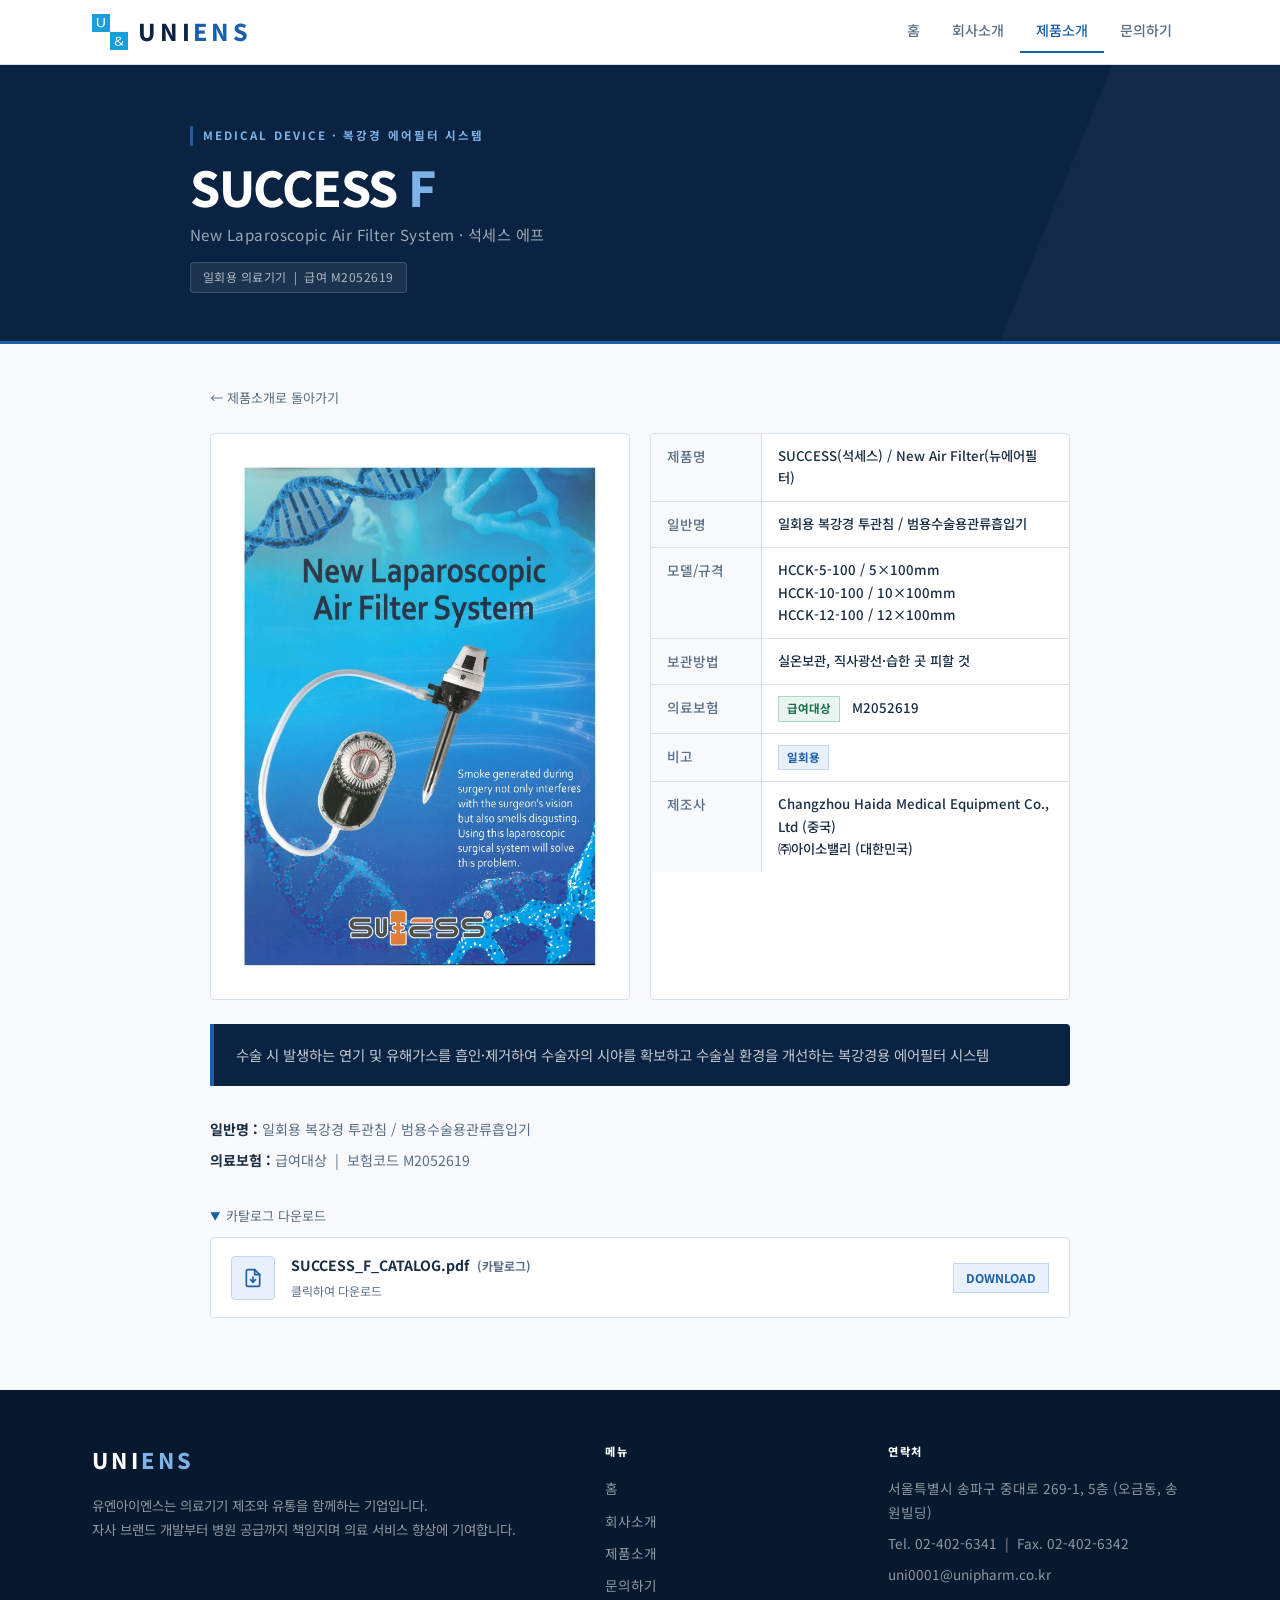
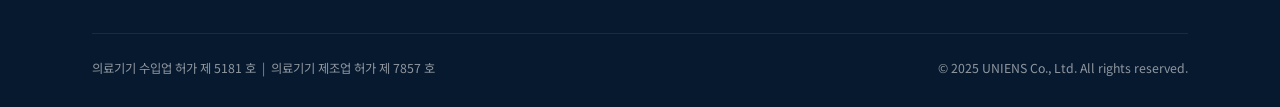
<file: products/success-f.html>
<!DOCTYPE html>
<html lang="ko">
<head>
  <meta charset="UTF-8" />
  <meta name="viewport" content="width=device-width, initial-scale=1.0" />
  <title>SUCCESS F | UNIENS 유엔아이엔스</title>
  <meta name="description" content="복강경용 에어필터 시스템 세트 — UNIENS 유엔아이엔스" />
  <link rel="preconnect" href="https://fonts.googleapis.com">
  <link href="https://fonts.googleapis.com/css2?family=Noto+Sans+KR:wght@400;500;700;800&display=swap" rel="stylesheet">
  <link rel="stylesheet" href="/css/style.css" />
  <link rel="stylesheet" href="/css/product.css" />
  <style>
    /* 이 페이지 전용 스타일 */
    .spec-box td:first-child { width: 110px; }
    .spec-box td:last-child { font-size: .83rem; }
  </style>
</head>
<body>
<div class="layout-wrap">
  <div id="layout-header"></div>

  <main id="layout-main">
    <div class="prod-hero">
      <div class="hero-inner">
        <span class="hero-eyebrow">Medical Device · 복강경 에어필터 시스템</span>
        <h1 class="hero-title">SUCCESS <span>F</span></h1>
        <p class="hero-sub">New Laparoscopic Air Filter System · 석세스 에프</p>
        <span class="hero-tag">일회용 의료기기 &nbsp;|&nbsp; 급여 M2052619</span>
      </div>
    </div>

    <div class="page">
      <a href="/products.html" class="back-link">← 제품소개로 돌아가기</a>

      <div class="top-section">
        <div class="product-img-box">
          <img src="/images/successsetf.jpg" alt="SUCCESS F">
        </div>
        <div class="spec-box">
          <table>
            <tr><td>제품명</td><td>SUCCESS(석세스) / New Air Filter(뉴에어필터)</td></tr>
            <tr><td>일반명</td><td>일회용 복강경 투관침 / 범용수술용관류흡입기</td></tr>
            <tr>
              <td>모델/규격</td>
              <td>HCCK-5-100 / 5×100mm<br>HCCK-10-100 / 10×100mm<br>HCCK-12-100 / 12×100mm</td>
            </tr>
            <tr><td>보관방법</td><td>실온보관, 직사광선·습한 곳 피할 것</td></tr>
            <tr><td>의료보험</td><td><span class="badge-pay">급여대상</span> &nbsp; M2052619</td></tr>
            <tr><td>비고</td><td><span class="badge-single">일회용</span></td></tr>
            <tr><td>제조사</td><td>Changzhou Haida Medical Equipment Co., Ltd (중국)<br>㈜아이소밸리 (대한민국)</td></tr>
          </table>
        </div>
      </div>

      <div class="desc-box">
        수술 시 발생하는 연기 및 유해가스를 흡인·제거하여 수술자의 시야를 확보하고 수술실 환경을 개선하는 복강경용 에어필터 시스템
      </div>

      <div class="simple-spec">
        <p><strong>일반명 :</strong> 일회용 복강경 투관침 / 범용수술용관류흡입기</p>
        <p><strong>의료보험 :</strong> 급여대상 &nbsp;|&nbsp; 보험코드 M2052619</p>
      </div>

      <div class="dl-label">카탈로그 다운로드</div>
      <a class="download-card" href="/pdf/successFcatalog.pdf" download>
        <div class="dl-icon">
          <svg width="20" height="20" viewBox="0 0 24 24" fill="none" stroke="#1A5FA8" stroke-width="2" stroke-linecap="round" stroke-linejoin="round">
            <path d="M14 2H6a2 2 0 0 0-2 2v16a2 2 0 0 0 2 2h12a2 2 0 0 0 2-2V8z"/>
            <polyline points="14 2 14 8 20 8"/>
            <line x1="12" y1="11" x2="12" y2="17"/>
            <polyline points="9 14 12 17 15 14"/>
          </svg>
        </div>
        <div class="dl-info">
          <div class="dl-fname">SUCCESS_F_CATALOG.pdf &nbsp;<span style="font-size:.75rem;color:var(--muted);">(카탈로그)</span></div>
          <div class="dl-meta">클릭하여 다운로드</div>
        </div>
        <div class="dl-badge">DOWNLOAD</div>
      </a>
    </div>
  </main>

  <div id="layout-footer"></div>
</div>

<script src="/js/components.js"></script>
<script src="/js/main.js"></script>
<script>initPage('products');</script>
</body>
</html>
</file>
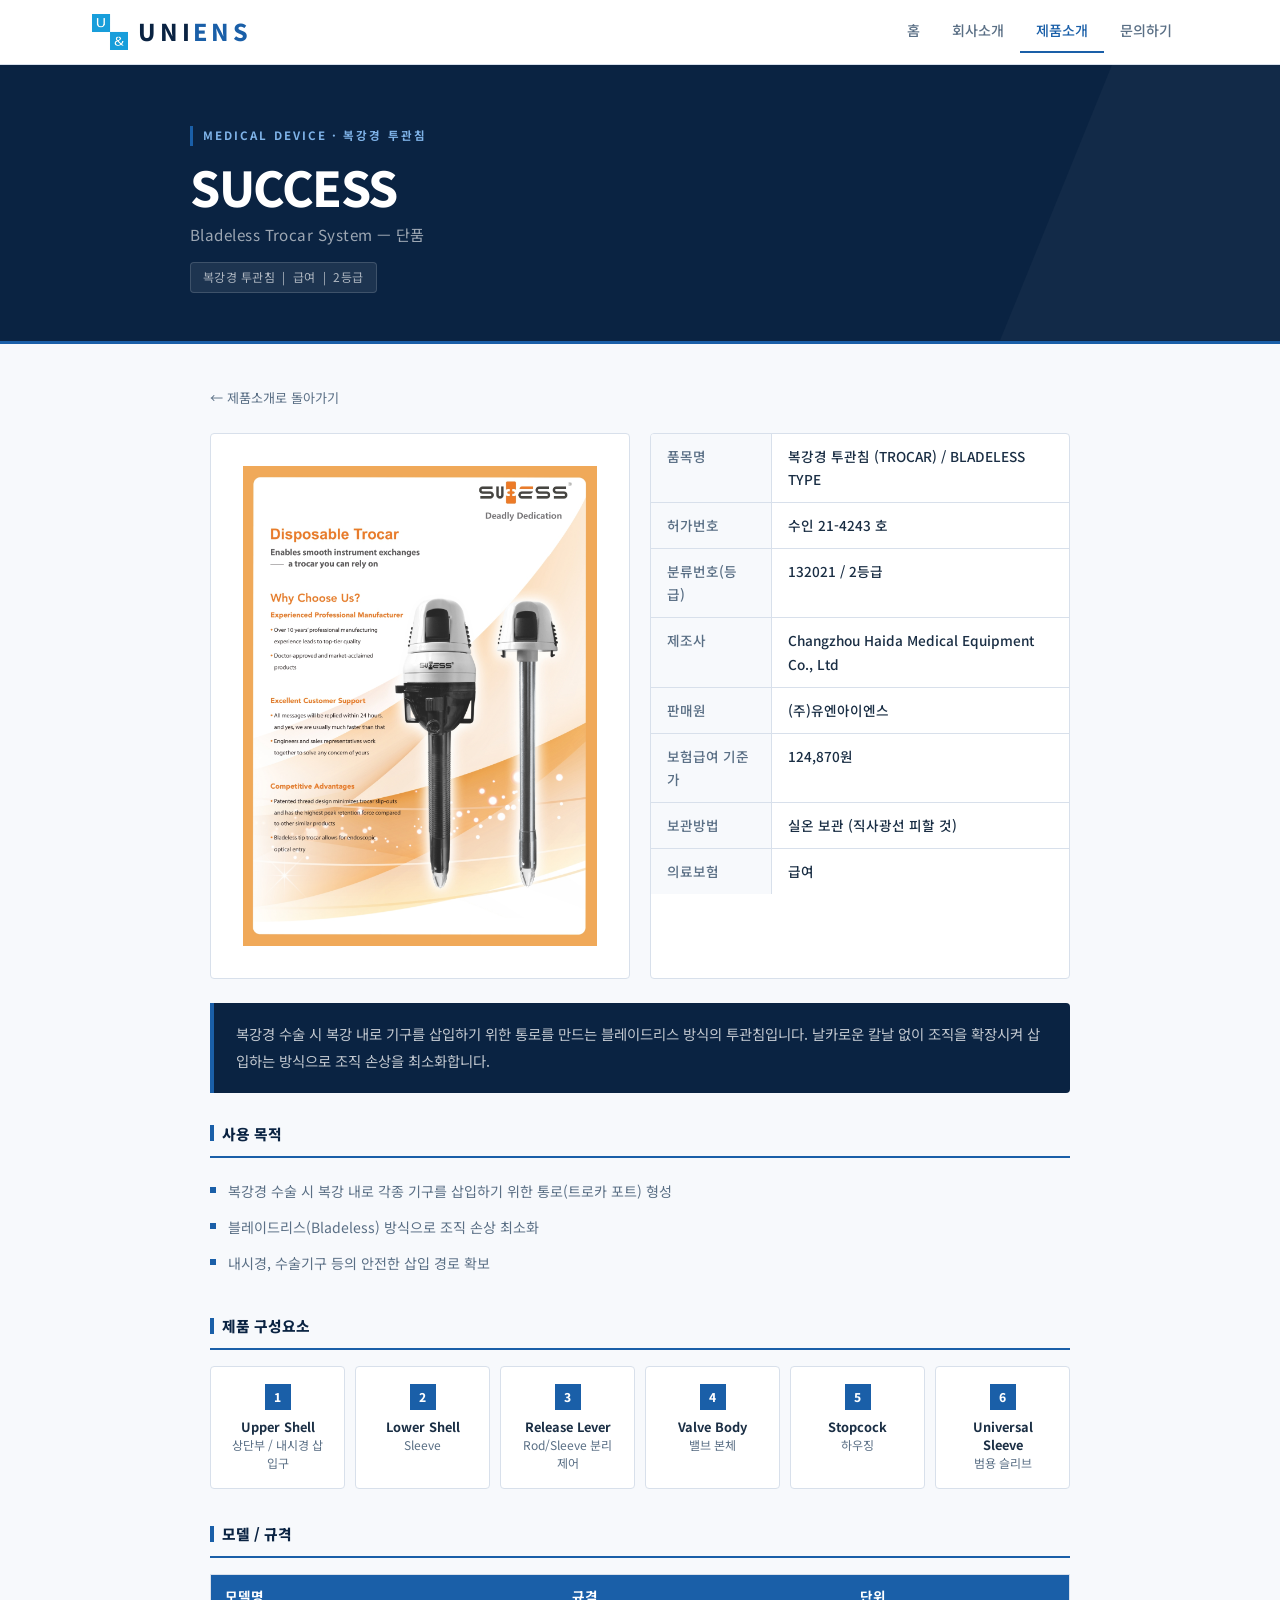
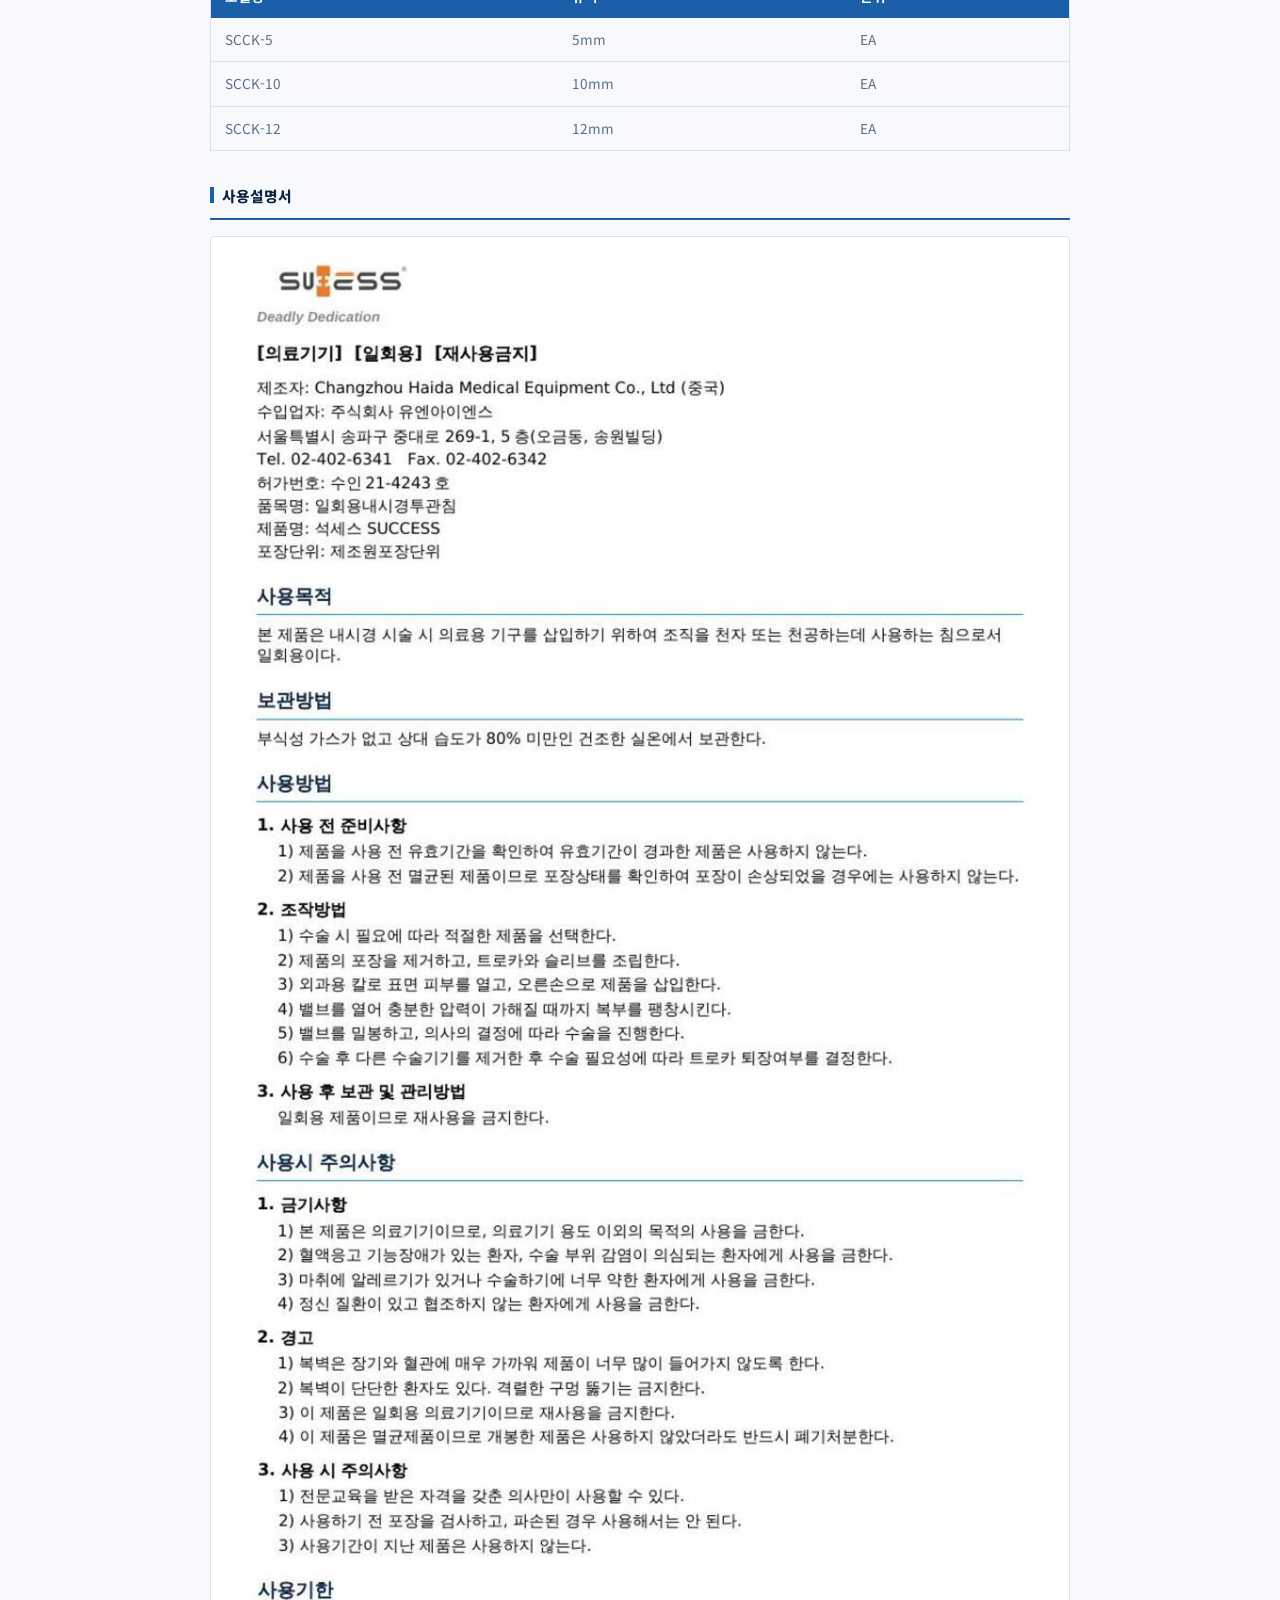
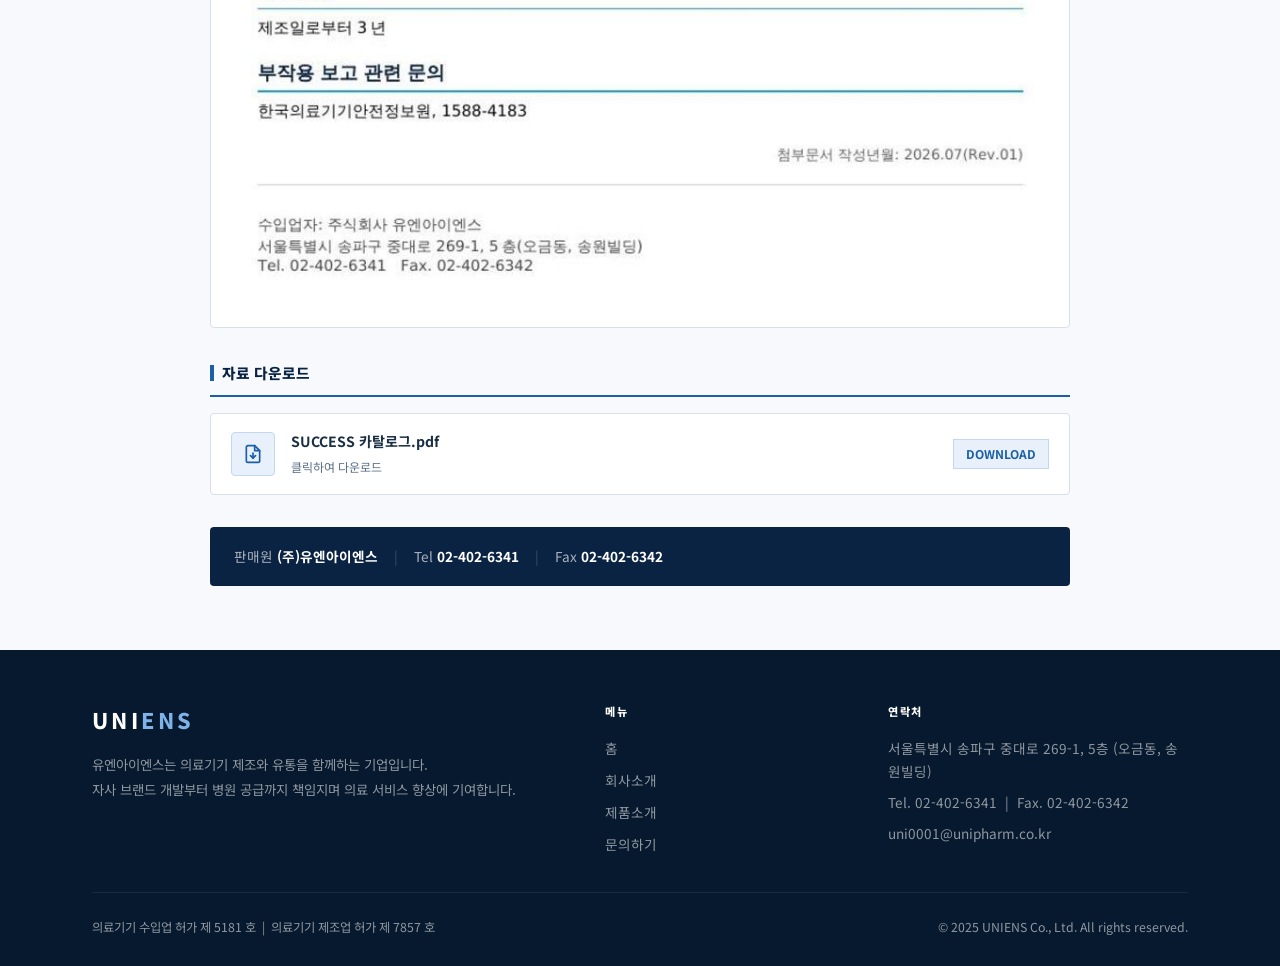
<file: products/success.html>
<!DOCTYPE html>
<html lang="ko">
<head>
  <meta charset="UTF-8" />
  <meta name="viewport" content="width=device-width, initial-scale=1.0" />
  <title>SUCCESS 단품 | UNIENS 유엔아이엔스</title>
  <meta name="description" content="블레이드리스 방식의 복강경 투관침 — UNIENS 유엔아이엔스" />
  <link rel="preconnect" href="https://fonts.googleapis.com">
  <link href="https://fonts.googleapis.com/css2?family=Noto+Sans+KR:wght@400;500;700;800&display=swap" rel="stylesheet">
  <link rel="stylesheet" href="/css/style.css" />
  <link rel="stylesheet" href="/css/product.css" />
  <style>
    /* 이 페이지 전용 스타일 */
    .parts-grid { display: grid; grid-template-columns: repeat(auto-fit, minmax(130px, 1fr)); gap: 10px; }
    .part-card { background: var(--white); border: 1px solid var(--border); border-radius: var(--radius); padding: 16px; text-align: center; transition: box-shadow .2s, transform .2s; }
    .part-card:hover { box-shadow: 0 4px 20px rgba(10,35,66,.1); transform: translateY(-2px); }
    .part-num { display: inline-block; width: 26px; height: 26px; background: var(--accent); color: #fff; font-size: .75rem; font-weight: 800; line-height: 26px; margin-bottom: 8px; }
    .part-name { font-size: .8rem; font-weight: 700; color: var(--text); line-height: 1.4; }
  </style>
</head>
<body>
<div class="layout-wrap">
  <div id="layout-header"></div>

  <main id="layout-main">
    <div class="prod-hero">
      <div class="hero-inner">
        <span class="hero-eyebrow">Medical Device · 복강경 투관침</span>
        <h1 class="hero-title">SUCCESS</h1>
        <p class="hero-sub">Bladeless Trocar System — 단품</p>
        <span class="hero-tag">복강경 투관침 &nbsp;|&nbsp; 급여 &nbsp;|&nbsp; 2등급</span>
      </div>
    </div>

    <div class="page">
      <a href="/products.html" class="back-link">← 제품소개로 돌아가기</a>

      <div class="top-section">
        <div class="product-img-box">
          <img src="/images/successsingle.jpg" alt="SUCCESS 투관침">
        </div>
        <div class="spec-box">
          <table>
            <tr><td>품목명</td><td>복강경 투관침 (TROCAR) / BLADELESS TYPE</td></tr>
            <tr><td>허가번호</td><td>수인 21-4243 호</td></tr>
            <tr><td>분류번호(등급)</td><td>132021 / 2등급</td></tr>
            <tr><td>제조사</td><td>Changzhou Haida Medical Equipment Co., Ltd</td></tr>
            <tr><td>판매원</td><td>(주)유엔아이엔스</td></tr>
            <tr><td>보험급여 기준가</td><td>124,870원</td></tr>
            <tr><td>보관방법</td><td>실온 보관 (직사광선 피할 것)</td></tr>
            <tr><td>의료보험</td><td>급여</td></tr>
          </table>
        </div>
      </div>

      <div class="desc-box">
        복강경 수술 시 복강 내로 기구를 삽입하기 위한 통로를 만드는 블레이드리스 방식의 투관침입니다. 날카로운 칼날 없이 조직을 확장시켜 삽입하는 방식으로 조직 손상을 최소화합니다.
      </div>

      <div class="p-section">
        <div class="p-section-title">사용 목적</div>
        <ul class="purpose-list">
          <li>복강경 수술 시 복강 내로 각종 기구를 삽입하기 위한 통로(트로카 포트) 형성</li>
          <li>블레이드리스(Bladeless) 방식으로 조직 손상 최소화</li>
          <li>내시경, 수술기구 등의 안전한 삽입 경로 확보</li>
        </ul>
      </div>

      <div class="p-section">
        <div class="p-section-title">제품 구성요소</div>
        <div class="parts-grid">
          <div class="part-card">
            <div class="part-num">1</div>
            <div class="part-name">Upper Shell<br><span style="font-weight:400;color:var(--muted);font-size:.75rem;">상단부 / 내시경 삽입구</span></div>
          </div>
          <div class="part-card">
            <div class="part-num">2</div>
            <div class="part-name">Lower Shell<br><span style="font-weight:400;color:var(--muted);font-size:.75rem;">Sleeve</span></div>
          </div>
          <div class="part-card">
            <div class="part-num">3</div>
            <div class="part-name">Release Lever<br><span style="font-weight:400;color:var(--muted);font-size:.75rem;">Rod/Sleeve 분리 제어</span></div>
          </div>
          <div class="part-card">
            <div class="part-num">4</div>
            <div class="part-name">Valve Body<br><span style="font-weight:400;color:var(--muted);font-size:.75rem;">밸브 본체</span></div>
          </div>
          <div class="part-card">
            <div class="part-num">5</div>
            <div class="part-name">Stopcock<br><span style="font-weight:400;color:var(--muted);font-size:.75rem;">하우징</span></div>
          </div>
          <div class="part-card">
            <div class="part-num">6</div>
            <div class="part-name">Universal Sleeve<br><span style="font-weight:400;color:var(--muted);font-size:.75rem;">범용 슬리브</span></div>
          </div>
        </div>
      </div>

      <div class="p-section">
        <div class="p-section-title">모델 / 규격</div>
        <table class="model-table">
          <thead>
            <tr><th>모델명</th><th>규격</th><th>단위</th></tr>
          </thead>
          <tbody>
            <tr><td>SCCK-5</td><td>5mm</td><td>EA</td></tr>
            <tr><td>SCCK-10</td><td>10mm</td><td>EA</td></tr>
            <tr><td>SCCK-12</td><td>12mm</td><td>EA</td></tr>
          </tbody>
        </table>
      </div>

      <div class="p-section">
        <div class="p-section-title">사용설명서</div>
        <div class="manual-box">
          <img src="/images/success_manual_web.png" alt="SUCCESS 사용설명서" loading="lazy">
        </div>
      </div>

      <div class="p-section">
        <div class="p-section-title">자료 다운로드</div>
        <a class="download-card" href="/pdf/successcatalog.pdf" download>
          <div class="dl-icon">
            <svg width="20" height="20" viewBox="0 0 24 24" fill="none" stroke="#1A5FA8" stroke-width="2" stroke-linecap="round" stroke-linejoin="round">
              <path d="M14 2H6a2 2 0 0 0-2 2v16a2 2 0 0 0 2 2h12a2 2 0 0 0 2-2V8z"/>
              <polyline points="14 2 14 8 20 8"/>
              <line x1="12" y1="11" x2="12" y2="17"/>
              <polyline points="9 14 12 17 15 14"/>
            </svg>
          </div>
          <div class="dl-info">
            <div class="dl-fname">SUCCESS 카탈로그.pdf</div>
            <div class="dl-meta">클릭하여 다운로드</div>
          </div>
          <div class="dl-badge">DOWNLOAD</div>
        </a>
      </div>

      <div class="contact-bar">
        <span>판매원&nbsp;<strong>(주)유엔아이엔스</strong></span>
        <span class="contact-divider">|</span>
        <span>Tel&nbsp;<strong>02-402-6341</strong></span>
        <span class="contact-divider">|</span>
        <span>Fax&nbsp;<strong>02-402-6342</strong></span>
      </div>
    </div>
  </main>

  <div id="layout-footer"></div>
</div>

<script src="/js/components.js"></script>
<script src="/js/main.js"></script>
<script>initPage('products');</script>
</body>
</html>
</file>
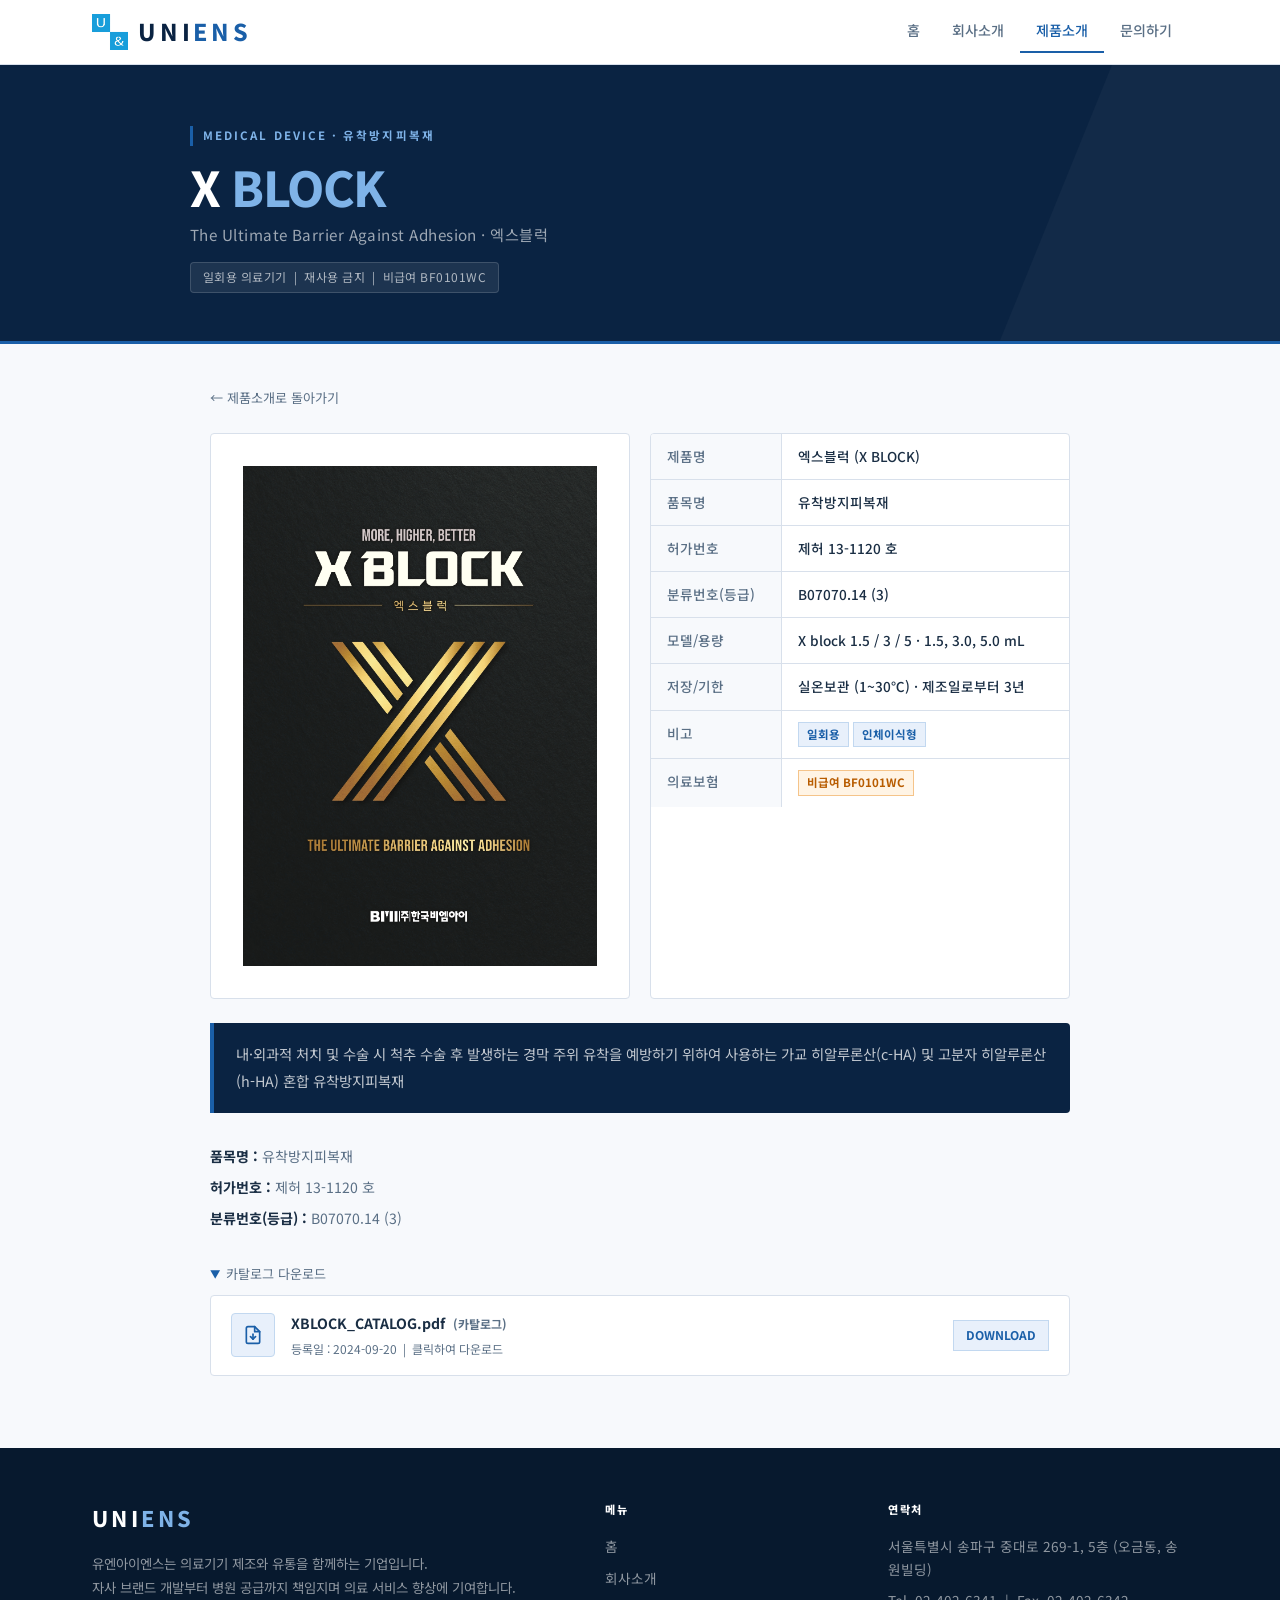
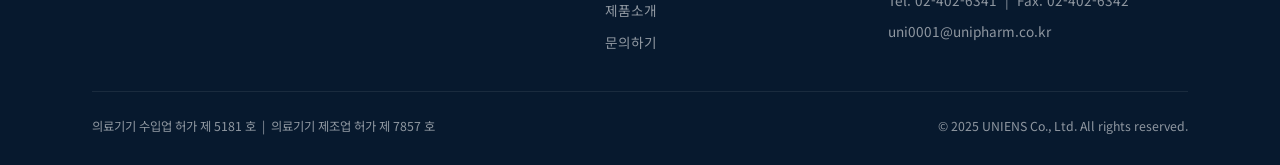
<file: products/xblock.html>
<!DOCTYPE html>
<html lang="ko">
<head>
  <meta charset="UTF-8" />
  <meta name="viewport" content="width=device-width, initial-scale=1.0" />
  <title>X BLOCK 엑스블럭 | UNIENS 유엔아이엔스</title>
  <meta name="description" content="척추 수술 후 경막 주위 유착을 예방하는 유착방지피복재 — UNIENS 유엔아이엔스" />
  <link rel="preconnect" href="https://fonts.googleapis.com">
  <link href="https://fonts.googleapis.com/css2?family=Noto+Sans+KR:wght@400;500;700;800&display=swap" rel="stylesheet">
  <link rel="stylesheet" href="/css/style.css" />
  <link rel="stylesheet" href="/css/product.css" />
  <style>
    /* 이 페이지 전용 스타일 */
    .spec-box td:first-child { width: 130px; }
  </style>
</head>
<body>
<div class="layout-wrap">
  <div id="layout-header"></div>

  <main id="layout-main">
    <div class="prod-hero">
      <div class="hero-inner">
        <span class="hero-eyebrow">Medical Device · 유착방지피복재</span>
        <h1 class="hero-title">X <span>BLOCK</span></h1>
        <p class="hero-sub">The Ultimate Barrier Against Adhesion · 엑스블럭</p>
        <span class="hero-tag">일회용 의료기기 &nbsp;|&nbsp; 재사용 금지 &nbsp;|&nbsp; 비급여 BF0101WC</span>
      </div>
    </div>

    <div class="page">
      <a href="/products.html" class="back-link">← 제품소개로 돌아가기</a>

      <div class="top-section">
        <div class="product-img-box">
          <img src="/images/xblockpage.jpg" alt="X BLOCK">
        </div>
        <div class="spec-box">
          <table>
            <tr><td>제품명</td><td>엑스블럭 (X BLOCK)</td></tr>
            <tr><td>품목명</td><td>유착방지피복재</td></tr>
            <tr><td>허가번호</td><td>제허 13-1120 호</td></tr>
            <tr><td>분류번호(등급)</td><td>B07070.14 (3)</td></tr>
            <tr><td>모델/용량</td><td>X block 1.5 / 3 / 5 · 1.5, 3.0, 5.0 mL</td></tr>
            <tr><td>저장/기한</td><td>실온보관 (1~30℃) · 제조일로부터 3년</td></tr>
            <tr><td>비고</td><td><span class="badge-single">일회용</span><span class="badge-single">인체이식형</span></td></tr>
            <tr><td>의료보험</td><td><span class="badge-nopay">비급여 BF0101WC</span></td></tr>
          </table>
        </div>
      </div>

      <div class="desc-box">
        내·외과적 처치 및 수술 시 척추 수술 후 발생하는 경막 주위 유착을 예방하기 위하여 사용하는 가교 히알루론산(c-HA) 및 고분자 히알루론산(h-HA) 혼합 유착방지피복재
      </div>

      <div class="simple-spec">
        <p><strong>품목명 :</strong> 유착방지피복재</p>
        <p><strong>허가번호 :</strong> 제허 13-1120 호</p>
        <p><strong>분류번호(등급) :</strong> B07070.14 (3)</p>
      </div>

      <div class="dl-label">카탈로그 다운로드</div>
      <a class="download-card" href="/pdf/xblockcatalog.pdf" download>
        <div class="dl-icon">
          <svg width="20" height="20" viewBox="0 0 24 24" fill="none" stroke="#1A5FA8" stroke-width="2" stroke-linecap="round" stroke-linejoin="round">
            <path d="M14 2H6a2 2 0 0 0-2 2v16a2 2 0 0 0 2 2h12a2 2 0 0 0 2-2V8z"/>
            <polyline points="14 2 14 8 20 8"/>
            <line x1="12" y1="11" x2="12" y2="17"/>
            <polyline points="9 14 12 17 15 14"/>
          </svg>
        </div>
        <div class="dl-info">
          <div class="dl-fname">XBLOCK_CATALOG.pdf &nbsp;<span style="font-size:.75rem;color:var(--muted);">(카탈로그)</span></div>
          <div class="dl-meta">등록일 : 2024-09-20 &nbsp;|&nbsp; 클릭하여 다운로드</div>
        </div>
        <div class="dl-badge">DOWNLOAD</div>
      </a>
    </div>
  </main>

  <div id="layout-footer"></div>
</div>

<script src="/js/components.js"></script>
<script src="/js/main.js"></script>
<script>initPage('products');</script>
</body>
</html>
</file>
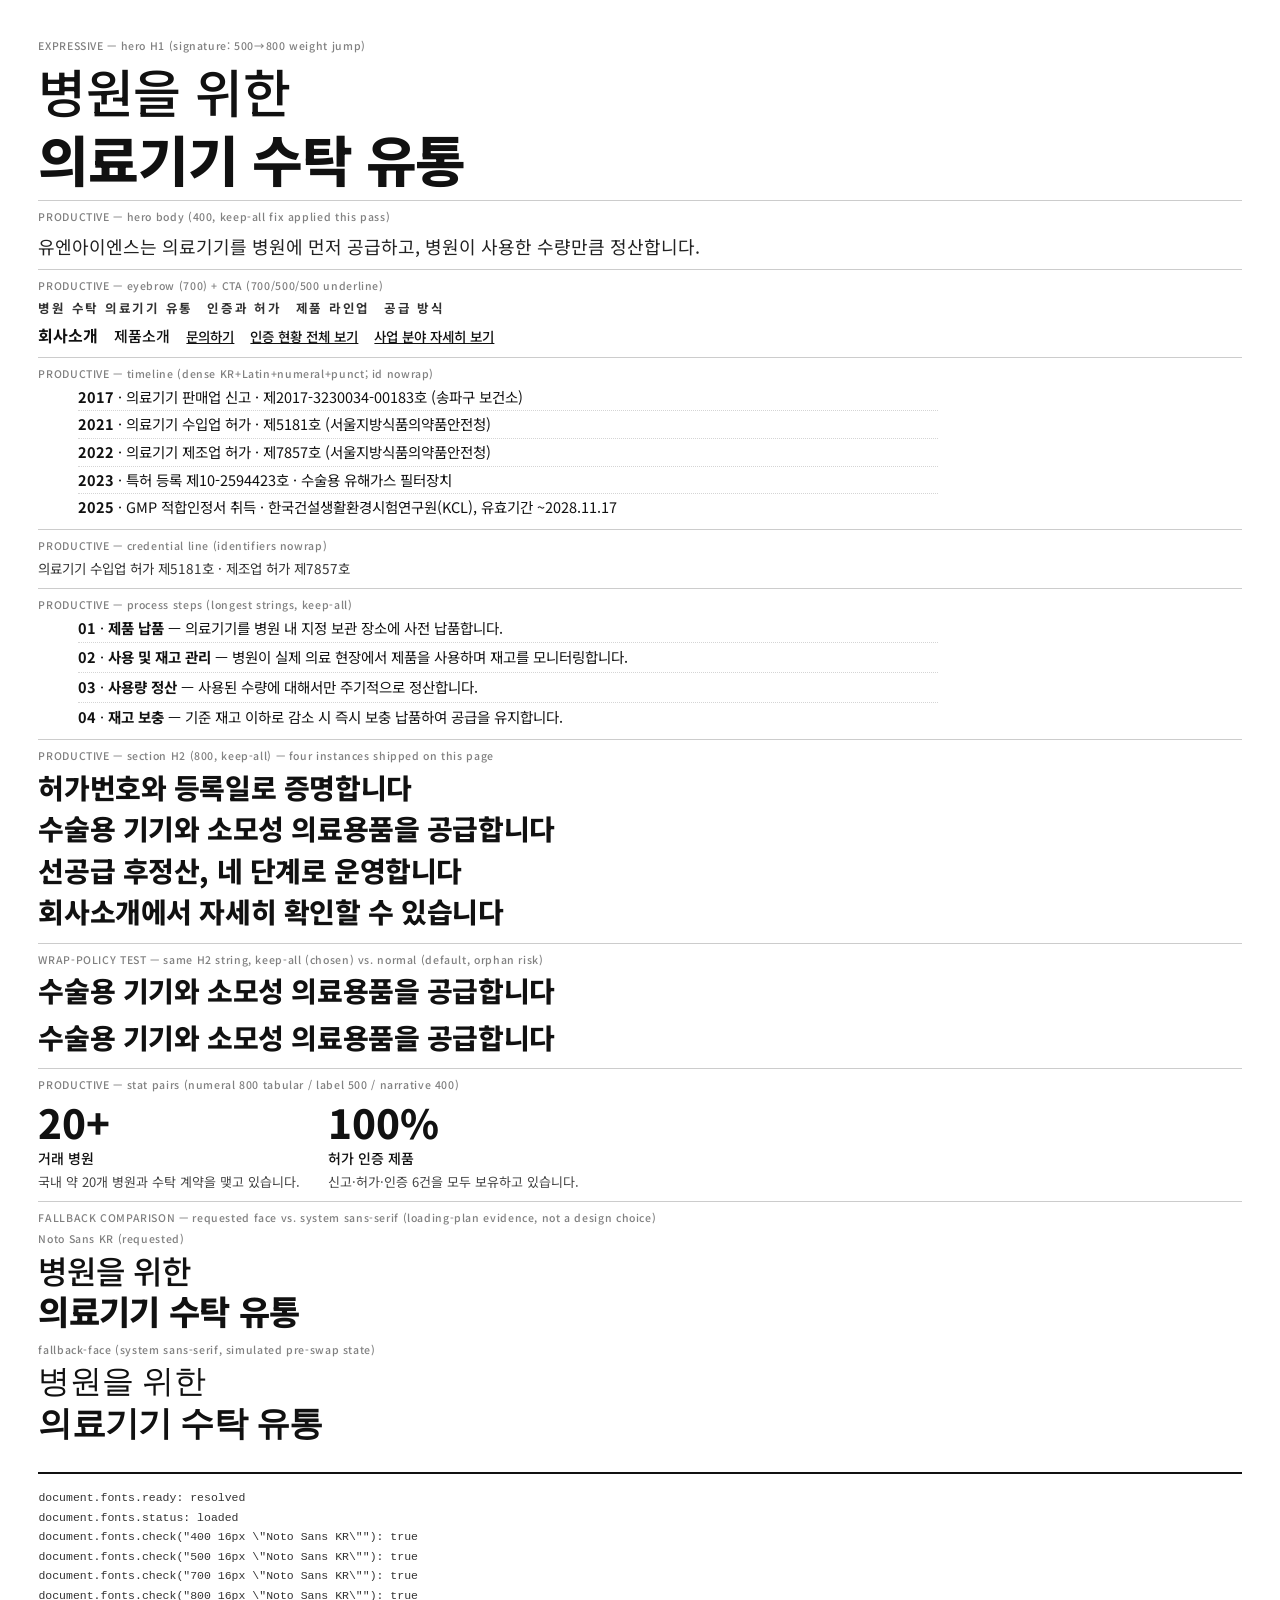
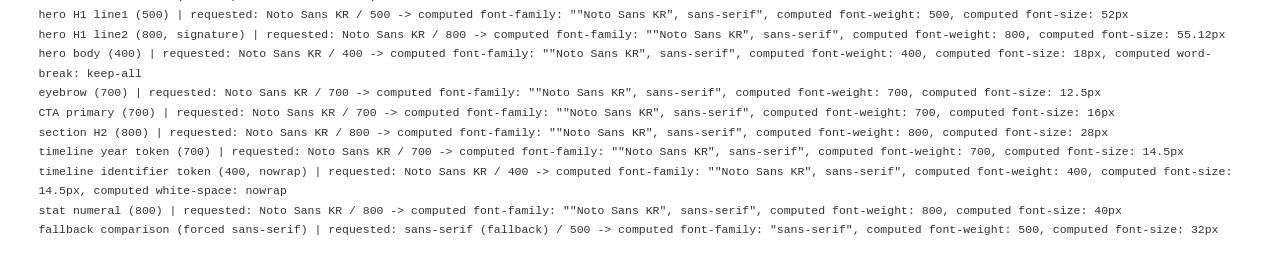
<file: .omd/.cache/type-proof/specimen.html>
<!doctype html>
<html lang="ko">
<head>
<meta charset="utf-8" />
<meta name="viewport" content="width=device-width, initial-scale=1" />
<title>UNIENS type proof — actual-copy specimen</title>
<link rel="preconnect" href="https://fonts.googleapis.com" />
<link rel="preconnect" href="https://fonts.gstatic.com" crossorigin />
<link href="https://fonts.googleapis.com/css2?family=Noto+Sans+KR:wght@400;500;700;800&display=swap" rel="stylesheet" />
<style>
  /* ── layout-neutral type-proof shell only: no brand colour, no cards, no graphics ──
     Ordering/spacing in this file is proof-fixture arrangement only (fold coverage of the
     highest-risk strings within the fixed 1280x900 / 390x844 acceptance crops) — NOT page
     composition. Every block below still exists in full; nothing was cut, only reordered
     and given tighter spacing so it paints inside the fixed viewports. */
  * { box-sizing: border-box; }
  html { -webkit-text-size-adjust: 100%; }
  body {
    margin: 0;
    background: #ffffff;
    color: #111111;
    font-family: 'Noto Sans KR', sans-serif; /* requested face under test */
    line-height: 1.6;
    padding: clamp(16px, 3vw, 40px);
  }
  .measure { max-width: 720px; }
  .measure--wide { max-width: 900px; }
  .measure--narrow { max-width: 560px; }

  .block { padding: 8px 0; border-top: 1px solid #cccccc; }
  .block:first-of-type { border-top: none; padding-top: 0; }

  .role-label {
    font-family: 'Noto Sans KR', sans-serif;
    font-weight: 500;
    font-size: 10.5px;
    letter-spacing: 0.06em;
    color: #808080;
    margin-bottom: 4px;
  }
  .role-note { color: #999999; font-weight: 400; }

  /* Expressive — hero display (the one signature typographic moment) */
  .hero-h1 {
    font-weight: 500;
    font-size: clamp(26px, 5vw, 52px);
    line-height: 1.24;
    letter-spacing: -0.01em;
    margin: 0;
    word-break: keep-all;
  }
  .hero-h1 strong {
    display: block;
    font-weight: 800;
    letter-spacing: -0.02em;
    font-size: 1.06em;
  }

  /* Productive — hero body. Defect fix (this pass): a blind proof review found the mobile
     wrap stranding a single particle "이" alone on line 2 ("...병원" / "이 사용한 ...") —
     same root cause already fixed on .h2/.timeline li/.steps li (default break falls inside
     one 어절 with no internal space). Extended here. */
  .hero-body {
    font-weight: 400;
    font-size: clamp(15px, 1.6vw, 18px);
    line-height: 1.6;
    color: #222222;
    margin: 6px 0 0;
    word-break: keep-all;
  }

  /* Productive — eyebrow label */
  .eyebrow-row { display: flex; flex-wrap: wrap; gap: 4px 14px; }
  .eyebrow {
    display: inline-block;
    font-weight: 700;
    font-size: 12.5px;
    letter-spacing: 0.14em;
    color: #333333;
  }

  /* Productive — CTA */
  .cta-row { display: flex; flex-wrap: wrap; gap: 5px 16px; align-items: baseline; margin-top: 5px; }
  .cta-primary { font-weight: 700; font-size: 16px; }
  .cta-secondary { font-weight: 500; font-size: 15px; }
  .cta-tertiary { font-weight: 500; font-size: 13.5px; text-decoration: underline; }

  /* Productive — section H2 */
  .h2 {
    font-weight: 800;
    font-size: clamp(19px, 2.4vw, 28px);
    letter-spacing: -0.015em;
    line-height: 1.3;
    margin: 0 0 5px;
    word-break: keep-all;
  }
  .h2--normal-break { word-break: normal; }

  /* Productive — dense timeline list (Korean + Latin + numeral + punctuation) */
  .timeline { margin: 4px 0 0; }
  .timeline li {
    list-style: none;
    font-weight: 400;
    font-size: 14.5px;
    line-height: 1.42;
    padding: 3px 0;
    border-top: 1px dotted #d5d5d5;
    word-break: keep-all;
  }
  .timeline li:first-child { border-top: none; padding-top: 0; }
  .timeline .yr {
    font-weight: 700;
    font-variant-numeric: tabular-nums;
  }
  /* identifier tokens (license/patent numbers, dates) must not sever mid-code across a line break */
  .id-token { white-space: nowrap; }

  /* Productive — stat pairs */
  .stats { display: flex; flex-wrap: wrap; gap: 28px; margin-top: 8px; }
  .stat-num { font-weight: 800; font-size: clamp(28px, 3.6vw, 40px); line-height: 1; font-variant-numeric: tabular-nums; }
  .stat-label { font-weight: 500; font-size: 14px; margin: 5px 0 3px; }
  .stat-narrative { font-weight: 400; font-size: 13px; color: #444444; max-width: 24em; }

  /* Productive — numbered process steps (longest strings) */
  .steps { margin: 4px 0 0; }
  .steps li {
    list-style: none;
    font-weight: 400;
    font-size: 14.5px;
    line-height: 1.42;
    padding: 4px 0;
    border-top: 1px dotted #d5d5d5;
    word-break: keep-all;
  }
  .steps li:first-child { border-top: none; padding-top: 0; }
  .steps .no { font-weight: 700; }
  .steps .label { font-weight: 700; }

  /* Productive — plain-text credential line (dense identifiers) */
  .credential { font-weight: 400; font-size: 13.5px; color: #333333; font-variant-numeric: tabular-nums; margin: 0; }

  /* Fallback-stack comparison (loading-plan evidence, not a design choice) */
  .fallback-face { font-family: sans-serif; }

  #readout {
    margin-top: 20px;
    padding-top: 14px;
    border-top: 2px solid #111111;
    font-family: ui-monospace, SFMono-Regular, Menlo, monospace;
    font-size: 11.5px;
    line-height: 1.7;
    color: #333333;
    white-space: pre-wrap;
  }

  @media (max-width: 480px) {
    .cta-row { gap: 6px 16px; }
    .stats { gap: 20px; }
  }
</style>
</head>
<body>

  <!-- Fold-priority order (this pass): hero signature -> hero body (orphan-fix under test) ->
       eyebrow/CTA -> proof-strip timeline (identifier nowrap under test) -> credential line
       (identifier nowrap under test) -> process steps (label under test). These six blocks
       are the ones a reader sees first on the real page and the ones carrying this pass's two
       findings, so they are placed to paint inside both fixed acceptance crops. Section H2s,
       the H2 wrap-policy comparison, stat pairs, and the fallback comparison follow after —
       already-passed evidence from the prior proof pass, kept for full-page continuity. -->

  <div class="block">
    <div class="role-label">EXPRESSIVE — hero H1 (signature: 500→800 weight jump)</div>
    <h1 class="hero-h1 measure--wide">병원을 위한<strong>의료기기 수탁 유통</strong></h1>
  </div>

  <div class="block">
    <div class="role-label">PRODUCTIVE — hero body (400, keep-all fix applied this pass)</div>
    <p class="hero-body measure">유엔아이엔스는 의료기기를 병원에 먼저 공급하고, 병원이 사용한 수량만큼 정산합니다.</p>
  </div>

  <div class="block">
    <div class="role-label">PRODUCTIVE — eyebrow (700) + CTA (700/500/500 underline)</div>
    <div class="eyebrow-row">
      <span class="eyebrow">병원 수탁 의료기기 유통</span>
      <span class="eyebrow">인증과 허가</span>
      <span class="eyebrow">제품 라인업</span>
      <span class="eyebrow">공급 방식</span>
    </div>
    <div class="cta-row">
      <span class="cta-primary">회사소개</span>
      <span class="cta-secondary">제품소개</span>
      <span class="cta-tertiary">문의하기</span>
      <span class="cta-tertiary">인증 현황 전체 보기</span>
      <span class="cta-tertiary">사업 분야 자세히 보기</span>
    </div>
  </div>

  <div class="block">
    <div class="role-label">PRODUCTIVE — timeline (dense KR+Latin+numeral+punct; id nowrap)</div>
    <ul class="timeline measure--wide">
      <li><span class="yr">2017</span> · 의료기기 판매업 신고 · <span class="id-token">제2017-3230034-00183호</span> (송파구 보건소)</li>
      <li><span class="yr">2021</span> · 의료기기 수입업 허가 · <span class="id-token">제5181호</span> (서울지방식품의약품안전청)</li>
      <li><span class="yr">2022</span> · 의료기기 제조업 허가 · <span class="id-token">제7857호</span> (서울지방식품의약품안전청)</li>
      <li><span class="yr">2023</span> · 특허 등록 <span class="id-token">제10-2594423호</span> · 수술용 유해가스 필터장치</li>
      <li><span class="yr">2025</span> · GMP 적합인정서 취득 · 한국건설생활환경시험연구원(KCL), 유효기간 <span class="id-token">~2028.11.17</span></li>
    </ul>
  </div>

  <div class="block">
    <div class="role-label">PRODUCTIVE — credential line (identifiers nowrap)</div>
    <p class="credential measure--wide">의료기기 수입업 허가 <span class="id-token">제5181호</span> · 제조업 허가 <span class="id-token">제7857호</span></p>
  </div>

  <div class="block">
    <div class="role-label">PRODUCTIVE — process steps (longest strings, keep-all)</div>
    <ul class="steps measure--wide">
      <li><span class="no">01</span> · <span class="label">제품 납품</span> — 의료기기를 병원 내 지정 보관 장소에 사전 납품합니다.</li>
      <li><span class="no">02</span> · <span class="label">사용 및 재고 관리</span> — 병원이 실제 의료 현장에서 제품을 사용하며 재고를 모니터링합니다.</li>
      <li><span class="no">03</span> · <span class="label">사용량 정산</span> — 사용된 수량에 대해서만 주기적으로 정산합니다.</li>
      <li><span class="no">04</span> · <span class="label">재고 보충</span> — 기준 재고 이하로 감소 시 즉시 보충 납품하여 공급을 유지합니다.</li>
    </ul>
  </div>

  <div class="block">
    <div class="role-label">PRODUCTIVE — section H2 (800, keep-all) — four instances shipped on this page</div>
    <h2 class="h2 measure--wide">허가번호와 등록일로 증명합니다</h2>
    <h2 class="h2 measure--wide">수술용 기기와 소모성 의료용품을 공급합니다</h2>
    <h2 class="h2 measure--wide">선공급 후정산, 네 단계로 운영합니다</h2>
    <h2 class="h2 measure--wide">회사소개에서 자세히 확인할 수 있습니다</h2>
  </div>

  <div class="block">
    <div class="role-label">WRAP-POLICY TEST — same H2 string, keep-all (chosen) vs. normal (default, orphan risk)</div>
    <h2 class="h2 measure--wide">수술용 기기와 소모성 의료용품을 공급합니다</h2>
    <h2 class="h2 h2--normal-break measure--wide" style="margin-top:10px;">수술용 기기와 소모성 의료용품을 공급합니다</h2>
  </div>

  <div class="block">
    <div class="role-label">PRODUCTIVE — stat pairs (numeral 800 tabular / label 500 / narrative 400)</div>
    <div class="stats">
      <div>
        <div class="stat-num">20+</div>
        <div class="stat-label">거래 병원</div>
        <div class="stat-narrative">국내 약 20개 병원과 수탁 계약을 맺고 있습니다.</div>
      </div>
      <div>
        <div class="stat-num">100%</div>
        <div class="stat-label">허가 인증 제품</div>
        <div class="stat-narrative">신고·허가·인증 6건을 모두 보유하고 있습니다.</div>
      </div>
    </div>
  </div>

  <div class="block">
    <div class="role-label">FALLBACK COMPARISON — requested face vs. system sans-serif (loading-plan evidence, not a design choice)</div>
    <div style="display:flex; flex-direction:column; gap:10px;">
      <div>
        <div class="role-label" style="margin-bottom:3px;">Noto Sans KR (requested)</div>
        <div class="hero-h1 measure--wide" style="font-size:clamp(20px,3.2vw,32px);">병원을 위한<strong>의료기기 수탁 유통</strong></div>
      </div>
      <div>
        <div class="role-label" style="margin-bottom:3px;">fallback-face (system sans-serif, simulated pre-swap state)</div>
        <div class="hero-h1 fallback-face measure--wide" style="font-size:clamp(20px,3.2vw,32px);">병원을 위한<strong>의료기기 수탁 유통</strong></div>
      </div>
    </div>
  </div>

  <div id="readout">loading computed-style readout…</div>

<script>
(function () {
  var out = document.getElementById('readout');
  var lines = [];

  function computedFor(selector, label) {
    var el = document.querySelector(selector);
    if (!el) { lines.push(label + ': element not found'); return; }
    var cs = getComputedStyle(el);
    lines.push(
      label + ' | requested: ' + (el.dataset.requested || 'n/a') +
      ' -> computed font-family: "' + cs.fontFamily + '"' +
      ', computed font-weight: ' + cs.fontWeight +
      ', computed font-size: ' + cs.fontSize +
      (el.dataset.checkBreak ? ', computed word-break: ' + cs.wordBreak : '') +
      (el.dataset.checkWs ? ', computed white-space: ' + cs.whiteSpace : '')
    );
  }

  document.querySelector('.hero-h1').dataset.requested = "Noto Sans KR / 500";
  document.querySelector('.hero-h1 strong').dataset.requested = "Noto Sans KR / 800";
  document.querySelector('.hero-body').dataset.requested = "Noto Sans KR / 400";
  document.querySelector('.hero-body').dataset.checkBreak = "1";
  document.querySelector('.eyebrow').dataset.requested = "Noto Sans KR / 700";
  document.querySelector('.cta-primary').dataset.requested = "Noto Sans KR / 700";
  document.querySelector('.h2').dataset.requested = "Noto Sans KR / 800";
  document.querySelector('.timeline .yr').dataset.requested = "Noto Sans KR / 700";
  document.querySelector('.timeline .id-token').dataset.requested = "Noto Sans KR / 400";
  document.querySelector('.timeline .id-token').dataset.checkWs = "1";
  document.querySelector('.stat-num').dataset.requested = "Noto Sans KR / 800";
  document.querySelector('.fallback-face').dataset.requested = "sans-serif (fallback) / 500";

  document.fonts.ready.then(function () {
    lines.push('document.fonts.ready: resolved');
    lines.push('document.fonts.status: ' + document.fonts.status);
    ['400','500','700','800'].forEach(function (w) {
      var q = w + ' 16px "Noto Sans KR"';
      lines.push('document.fonts.check(' + JSON.stringify(q) + '): ' + document.fonts.check(q));
    });
    computedFor('.hero-h1', 'hero H1 line1 (500)');
    computedFor('.hero-h1 strong', 'hero H1 line2 (800, signature)');
    computedFor('.hero-body', 'hero body (400)');
    computedFor('.eyebrow', 'eyebrow (700)');
    computedFor('.cta-primary', 'CTA primary (700)');
    computedFor('.h2', 'section H2 (800)');
    computedFor('.timeline .yr', 'timeline year token (700)');
    computedFor('.timeline .id-token', 'timeline identifier token (400, nowrap)');
    computedFor('.stat-num', 'stat numeral (800)');
    computedFor('.fallback-face', 'fallback comparison (forced sans-serif)');
    out.textContent = lines.join('\n');
    document.body.setAttribute('data-fonts-ready', 'true');
  }).catch(function (err) {
    lines.push('document.fonts.ready: REJECTED — ' + err);
    out.textContent = lines.join('\n');
    document.body.setAttribute('data-fonts-ready', 'error');
  });
})();
</script>
</body>
</html>
</file>
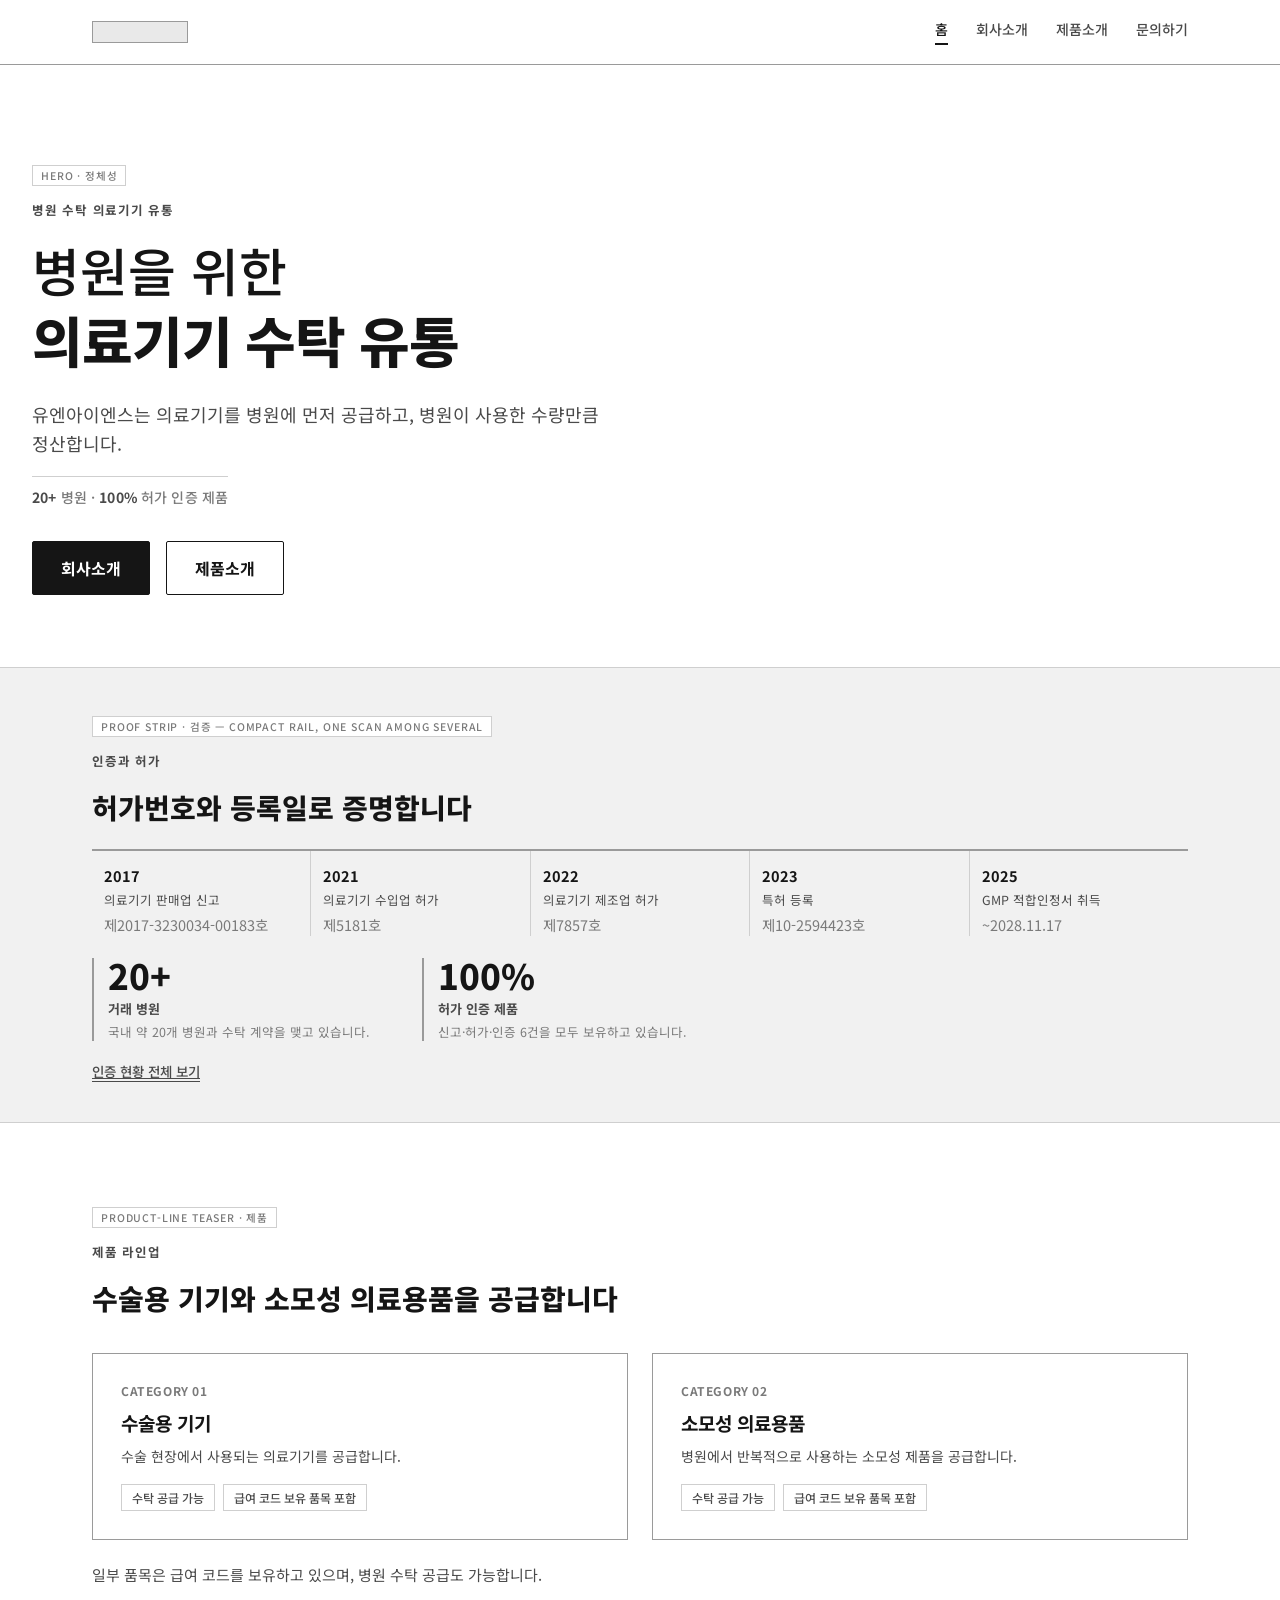
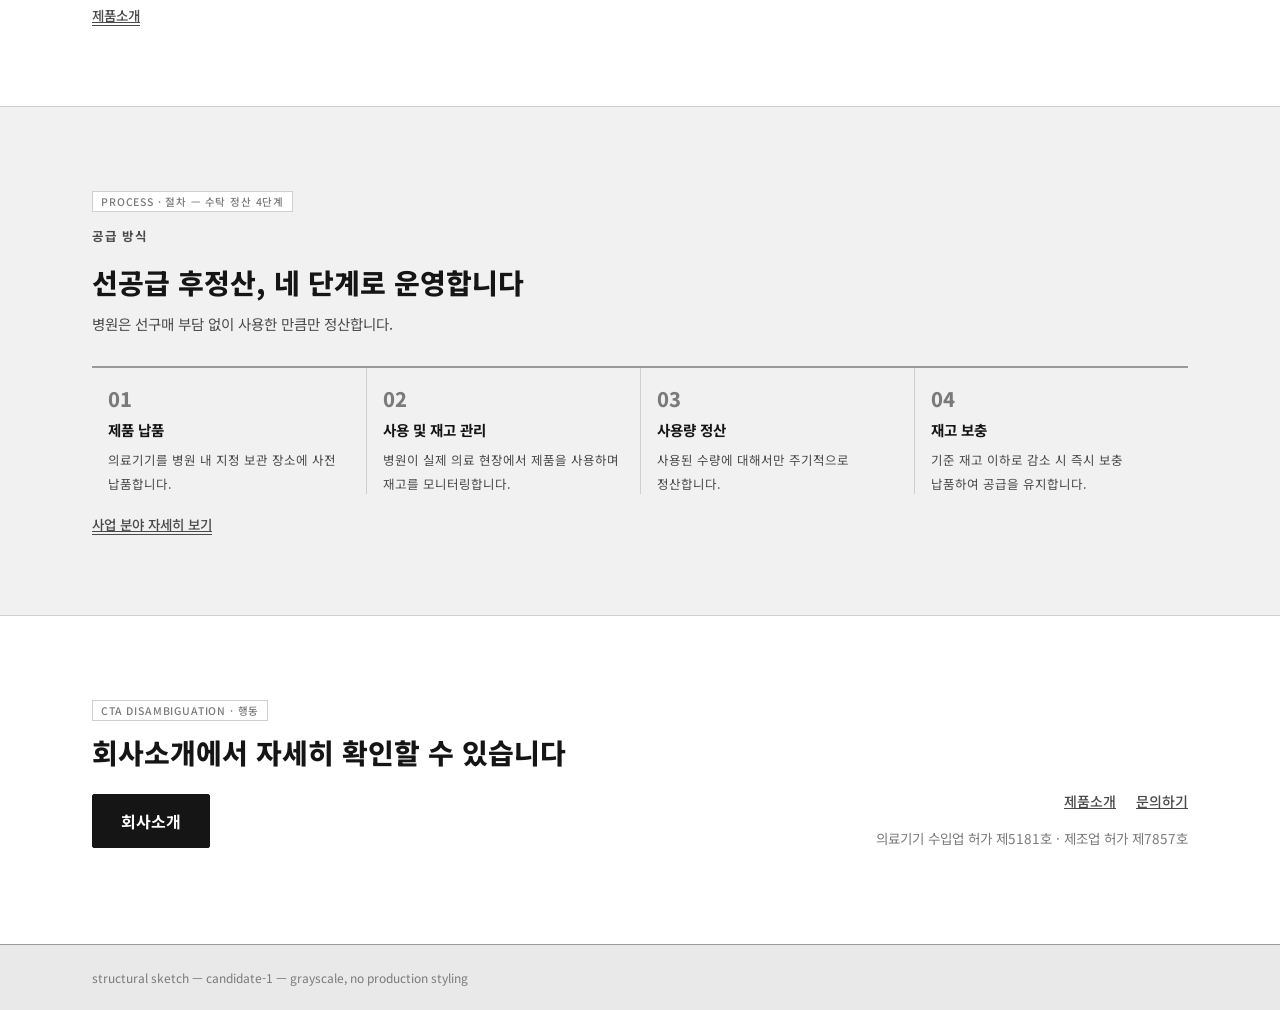
<file: .omd/.cache/sketches/candidate-1/sketch.html>
<!DOCTYPE html>
<html lang="ko">
<head>
<meta charset="UTF-8">
<meta name="viewport" content="width=device-width, initial-scale=1">
<title>UNIENS home — structural sketch — candidate-1 (axis A/A)</title>
<link rel="preconnect" href="https://fonts.googleapis.com">
<link rel="preconnect" href="https://fonts.gstatic.com" crossorigin>
<link href="https://fonts.googleapis.com/css2?family=Noto+Sans+KR:wght@400;500;700;800&display=swap" rel="stylesheet">
<style>
  :root{
    --bg:#ffffff;
    --panel:#f1f1f1;
    --panel-2:#e9e9e9;
    --line:#cfcfcf;
    --line-strong:#9a9a9a;
    --ink:#151515;
    --ink-soft:#4a4a4a;
    --ink-mute:#7a7a7a;
    --radius:2px; /* sharp/square house principle: minimal rounding */
    --max-w:1160px;
    --gap-8:8px;
  }
  *{box-sizing:border-box;}
  html,body{margin:0;padding:0;background:var(--bg);color:var(--ink);}
  body{
    font-family:'Noto Sans KR', sans-serif;
    -webkit-font-smoothing:antialiased;
  }
  .container{max-width:var(--max-w);margin:0 auto;padding:0 32px;}
  @media (max-width:768px){ .container{padding:0 20px;} }

  /* structural region labels — grayscale meta only, not shipped copy */
  .region-tag{
    font-family:'Noto Sans KR', sans-serif;
    font-weight:500;
    font-size:10.5px;
    letter-spacing:.08em;
    color:var(--ink-mute);
    text-transform:uppercase;
    border:1px solid var(--line);
    display:inline-block;
    padding:2px 8px;
    margin-bottom:14px;
    background:var(--bg);
  }

  header.nav{
    border-bottom:1px solid var(--line-strong);
    background:var(--bg);
  }
  header.nav .container{
    display:flex; align-items:center; justify-content:space-between;
    height:64px;
  }
  .nav-logo{
    width:96px;height:22px;background:var(--panel-2);border:1px solid var(--line-strong);
  }
  .nav-links{display:flex;gap:28px;list-style:none;margin:0;padding:0;}
  .nav-links li{
    font-weight:500;font-size:14px;color:var(--ink-soft);
    padding-bottom:4px;
  }
  .nav-links li.current{color:var(--ink);border-bottom:2px solid var(--ink);}
  @media (max-width:768px){
    .nav-links{gap:16px;}
    .nav-links li{font-size:12px;}
  }

  section{border-bottom:1px solid var(--line);}
  section:last-of-type{border-bottom:none;}

  /* ---------- HERO — Axis A: mass carried entirely by kinetic-type headline ---------- */
  .hero{
    padding:96px 0 72px;
    background:var(--bg);
  }
  .hero .container{
    display:block; /* single text column — no distinct boxed evidence panel (Axis A) */
    max-width:840px; /* left-weighted text column, narrower than full container */
    margin-left:0;
  }
  .eyebrow{
    font-weight:700; font-size:12.5px; letter-spacing:.06em;
    color:var(--ink-soft); text-transform:uppercase;
    margin:0 0 20px;
  }
  .hero-h1{
    margin:0 0 28px;
    font-weight:500;
    font-size:clamp(26px, 14.6px + 2.92vw, 52px);
    line-height:1.18;
    color:var(--ink);
    word-break:keep-all;
  }
  .hero-h1 strong{
    display:block;
    font-weight:800;
    font-size:clamp(27.56px, 15.48px + 3.10vw, 55.12px);
    letter-spacing:-0.02em;
    margin-top:.12em;
  }
  .hero-body{
    font-weight:400;
    font-size:clamp(15px, 11.6px + 1.05vw, 18px);
    line-height:1.6;
    color:var(--ink-soft);
    max-width:36em;
    word-break:keep-all;
    margin:0 0 18px;
  }
  /* evidence-numeral row — small & inline, quiet secondary line, NOT a boxed panel */
  .hero-evidence{
    font-weight:500;
    font-size:14px;
    color:var(--ink-mute);
    letter-spacing:.01em;
    margin:0 0 34px;
    padding-top:10px;
    border-top:1px solid var(--line);
    display:inline-block;
  }
  .hero-evidence b{font-weight:700;color:var(--ink-soft);}
  .cta-row{display:flex;flex-wrap:wrap;gap:16px;align-items:center;}
  .btn{
    font-weight:700; font-size:16px;
    padding:14px 28px;
    border-radius:var(--radius);
    text-decoration:none;
    display:inline-block;
    border:1px solid var(--ink);
  }
  .btn--primary{background:var(--ink);color:var(--bg);}
  .btn--outline{background:var(--bg);color:var(--ink);}

  /* ---------- PROOF STRIP — Axis A: compact horizontal rail, modest height ---------- */
  .proof{
    padding:44px 0 40px; /* deliberately modest — one scan among several, not dominant */
    background:var(--panel);
  }
  .proof .head{margin-bottom:24px;max-width:640px;}
  .h2{
    font-weight:800;
    font-size:clamp(19px, 11.9px + 1.42vw, 28px);
    line-height:1.28;
    margin:0 0 8px;
    word-break:keep-all;
  }
  .proof-sub{font-size:13px;color:var(--ink-mute);margin:0;}

  .timeline{
    display:flex;
    list-style:none;margin:0 0 22px;padding:0;
    border-top:2px solid var(--line-strong);
    gap:0;
  }
  .timeline li{
    flex:1 1 0;
    padding:14px 12px 0;
    border-left:1px solid var(--line);
    word-break:keep-all;
  }
  .timeline li:first-child{border-left:none;}
  .timeline .yr{font-weight:700;font-size:14.5px;display:block;margin-bottom:4px;}
  .timeline .desc{font-size:12.5px;color:var(--ink-soft);display:block;margin-bottom:3px;}
  .timeline .id-token{
    font-weight:400;font-size:14.5px;color:var(--ink-mute);
    white-space:nowrap;
    display:inline-block;
  }
  @media (max-width:768px){
    .timeline{flex-direction:column;border-top:none;}
    .timeline li{
      border-left:2px solid var(--line-strong);
      border-top:none;
      padding:10px 0 14px 16px;
      margin-left:2px;
    }
  }

  .stats-row{display:grid;grid-template-columns:1fr 1fr;gap:20px;max-width:640px;}
  .stat-pair{border-left:2px solid var(--line-strong);padding-left:14px;}
  .stat-num{
    font-weight:800;
    font-size:clamp(28px, 21.7px + 1.03vw, 40px);
    display:block;line-height:1;margin-bottom:6px;
  }
  .stat-label{font-weight:700;font-size:13px;color:var(--ink-soft);display:block;margin-bottom:4px;}
  .stat-note{font-size:12.5px;color:var(--ink-mute);margin:0;word-break:keep-all;}
  .inline-link{display:inline-block;margin-top:20px;font-size:13.5px;font-weight:500;color:var(--ink-soft);border-bottom:1px solid var(--ink-soft);}

  /* ---------- PRODUCT-LINE TEASER ---------- */
  .products{padding:80px 0;}
  .products .head{max-width:640px;margin-bottom:36px;}
  .products-grid{display:grid;grid-template-columns:1fr 1fr;gap:24px;}
  @media (max-width:768px){.products-grid{grid-template-columns:1fr;}}
  .p-card{
    border:1px solid var(--line-strong);
    padding:28px;
    background:var(--bg);
  }
  .p-card .cat-label{font-weight:700;font-size:12px;letter-spacing:.05em;color:var(--ink-mute);text-transform:uppercase;margin:0 0 10px;}
  .p-card .cat-title{font-weight:700;font-size:19px;margin:0 0 10px;word-break:keep-all;}
  .p-card .cat-desc{font-size:14px;color:var(--ink-soft);margin:0 0 16px;word-break:keep-all;line-height:1.55;}
  .tag-row{display:flex;flex-wrap:wrap;gap:8px;}
  .tag{font-size:12px;font-weight:500;color:var(--ink-soft);border:1px solid var(--line);padding:4px 10px;}
  .products-body{font-size:15px;color:var(--ink-soft);max-width:34em;margin:24px 0 0;word-break:keep-all;}

  /* ---------- PROCESS — numbered horizontal strip ---------- */
  .process{padding:80px 0;background:var(--panel);}
  .process .head{max-width:640px;margin-bottom:12px;}
  .process-intro{font-size:14.5px;color:var(--ink-soft);margin:0 0 32px;word-break:keep-all;}
  .steps{
    display:grid;grid-template-columns:repeat(4,1fr);gap:0;
    list-style:none;margin:0;padding:0;
    border-top:2px solid var(--line-strong);
  }
  .steps li{
    padding:16px 16px 0;
    border-left:1px solid var(--line);
    word-break:keep-all;
  }
  .steps li:first-child{border-left:none;}
  .steps .no{font-weight:800;font-size:20px;color:var(--ink-mute);display:block;margin-bottom:6px;}
  .steps .label{font-weight:700;font-size:14.5px;display:block;margin-bottom:6px;}
  .steps .body{font-size:12.5px;color:var(--ink-soft);line-height:1.5;}
  @media (max-width:768px){
    .steps{grid-template-columns:1fr 1fr;border-top:none;}
    .steps li{border-left:none;border-top:2px solid var(--line-strong);padding:14px 10px 20px 0;}
  }
  @media (max-width:540px){
    .steps{grid-template-columns:1fr;}
  }

  /* ---------- CTA disambiguation ---------- */
  .cta-final{padding:80px 0 96px;}
  .cta-final .container{
    display:flex;justify-content:space-between;align-items:flex-end;gap:32px;flex-wrap:wrap;
  }
  .cta-final .primary-block{max-width:520px;}
  .cta-final .h2{margin-bottom:24px;}
  .secondary-block{text-align:right;}
  .secondary-links{display:flex;gap:20px;justify-content:flex-end;list-style:none;margin:0 0 16px;padding:0;}
  .secondary-links a{font-weight:500;font-size:14px;color:var(--ink-soft);text-decoration:underline;}
  .credential{font-weight:400;font-size:13.5px;color:var(--ink-mute);margin:0;}
  .credential .id-token{white-space:nowrap;}
  @media (max-width:768px){
    .cta-final .container{flex-direction:column;align-items:flex-start;}
    .secondary-block{text-align:left;width:100%;}
    .secondary-links{justify-content:flex-start;}
  }

  footer.shell{
    border-top:1px solid var(--line-strong);
    padding:24px 0;
    background:var(--panel-2);
  }
  footer.shell .container{font-size:12px;color:var(--ink-mute);}
</style>
</head>
<body>

<header class="nav">
  <div class="container">
    <div class="nav-logo" aria-hidden="true"></div>
    <ul class="nav-links">
      <li class="current">홈</li>
      <li>회사소개</li>
      <li>제품소개</li>
      <li>문의하기</li>
    </ul>
  </div>
</header>

<!-- ================= HERO — identity rung — Axis A (headline-only mass) ================= -->
<section class="hero">
  <div class="container">
    <span class="region-tag">Hero · 정체성</span>
    <p class="eyebrow">병원 수탁 의료기기 유통</p>
    <h1 class="hero-h1">병원을 위한<strong>의료기기 수탁 유통</strong></h1>
    <p class="hero-body">유엔아이엔스는 의료기기를 병원에 먼저 공급하고, 병원이 사용한 수량만큼 정산합니다.</p>
    <p class="hero-evidence"><b>20+</b> 병원 · <b>100%</b> 허가 인증 제품</p>
    <div class="cta-row">
      <a class="btn btn--primary" href="#about">회사소개</a>
      <a class="btn btn--outline" href="#products">제품소개</a>
    </div>
  </div>
</section>

<!-- ================= PROOF STRIP — verification rung — Axis A (compact, modest) ================= -->
<section class="proof">
  <div class="container">
    <span class="region-tag">Proof strip · 검증 — compact rail, one scan among several</span>
    <div class="head">
      <p class="eyebrow">인증과 허가</p>
      <h2 class="h2">허가번호와 등록일로 증명합니다</h2>
    </div>

    <ol class="timeline">
      <li>
        <span class="yr">2017</span>
        <span class="desc">의료기기 판매업 신고</span>
        <span class="id-token">제2017-3230034-00183호</span>
      </li>
      <li>
        <span class="yr">2021</span>
        <span class="desc">의료기기 수입업 허가</span>
        <span class="id-token">제5181호</span>
      </li>
      <li>
        <span class="yr">2022</span>
        <span class="desc">의료기기 제조업 허가</span>
        <span class="id-token">제7857호</span>
      </li>
      <li>
        <span class="yr">2023</span>
        <span class="desc">특허 등록</span>
        <span class="id-token">제10-2594423호</span>
      </li>
      <li>
        <span class="yr">2025</span>
        <span class="desc">GMP 적합인정서 취득</span>
        <span class="id-token">~2028.11.17</span>
      </li>
    </ol>

    <div class="stats-row">
      <div class="stat-pair">
        <span class="stat-num">20+</span>
        <span class="stat-label">거래 병원</span>
        <p class="stat-note">국내 약 20개 병원과 수탁 계약을 맺고 있습니다.</p>
      </div>
      <div class="stat-pair">
        <span class="stat-num">100%</span>
        <span class="stat-label">허가 인증 제품</span>
        <p class="stat-note">신고·허가·인증 6건을 모두 보유하고 있습니다.</p>
      </div>
    </div>
    <a class="inline-link" href="#about">인증 현황 전체 보기</a>
  </div>
</section>

<!-- ================= PRODUCT-LINE TEASER — offer rung ================= -->
<section class="products">
  <div class="container">
    <span class="region-tag">Product-line teaser · 제품</span>
    <div class="head">
      <p class="eyebrow">제품 라인업</p>
      <h2 class="h2">수술용 기기와 소모성 의료용품을 공급합니다</h2>
    </div>
    <div class="products-grid">
      <div class="p-card">
        <p class="cat-label">Category 01</p>
        <p class="cat-title">수술용 기기</p>
        <p class="cat-desc">수술 현장에서 사용되는 의료기기를 공급합니다.</p>
        <div class="tag-row">
          <span class="tag">수탁 공급 가능</span>
          <span class="tag">급여 코드 보유 품목 포함</span>
        </div>
      </div>
      <div class="p-card">
        <p class="cat-label">Category 02</p>
        <p class="cat-title">소모성 의료용품</p>
        <p class="cat-desc">병원에서 반복적으로 사용하는 소모성 제품을 공급합니다.</p>
        <div class="tag-row">
          <span class="tag">수탁 공급 가능</span>
          <span class="tag">급여 코드 보유 품목 포함</span>
        </div>
      </div>
    </div>
    <p class="products-body">일부 품목은 급여 코드를 보유하고 있으며, 병원 수탁 공급도 가능합니다.</p>
    <a class="inline-link" href="#products">제품소개</a>
  </div>
</section>

<!-- ================= PROCESS — mechanism rung ================= -->
<section class="process">
  <div class="container">
    <span class="region-tag">Process · 절차 — 수탁 정산 4단계</span>
    <div class="head">
      <p class="eyebrow">공급 방식</p>
      <h2 class="h2">선공급 후정산, 네 단계로 운영합니다</h2>
    </div>
    <p class="process-intro">병원은 선구매 부담 없이 사용한 만큼만 정산합니다.</p>

    <ol class="steps">
      <li>
        <span class="no">01</span>
        <span class="label">제품 납품</span>
        <span class="body">의료기기를 병원 내 지정 보관 장소에 사전 납품합니다.</span>
      </li>
      <li>
        <span class="no">02</span>
        <span class="label">사용 및 재고 관리</span>
        <span class="body">병원이 실제 의료 현장에서 제품을 사용하며 재고를 모니터링합니다.</span>
      </li>
      <li>
        <span class="no">03</span>
        <span class="label">사용량 정산</span>
        <span class="body">사용된 수량에 대해서만 주기적으로 정산합니다.</span>
      </li>
      <li>
        <span class="no">04</span>
        <span class="label">재고 보충</span>
        <span class="body">기준 재고 이하로 감소 시 즉시 보충 납품하여 공급을 유지합니다.</span>
      </li>
    </ol>
    <a class="inline-link" href="#about">사업 분야 자세히 보기</a>
  </div>
</section>

<!-- ================= CTA DISAMBIGUATION — action rung ================= -->
<section class="cta-final">
  <div class="container">
    <div class="primary-block">
      <span class="region-tag">CTA disambiguation · 행동</span>
      <h2 class="h2">회사소개에서 자세히 확인할 수 있습니다</h2>
      <a class="btn btn--primary" href="#about">회사소개</a>
    </div>
    <div class="secondary-block">
      <ul class="secondary-links">
        <li><a href="#products">제품소개</a></li>
        <li><a href="#contact">문의하기</a></li>
      </ul>
      <p class="credential">의료기기 <span class="id-token">수입업 허가 제5181호</span> · <span class="id-token">제조업 허가 제7857호</span></p>
    </div>
  </div>
</section>

<footer class="shell">
  <div class="container">structural sketch — candidate-1 — grayscale, no production styling</div>
</footer>

</body>
</html>
</file>
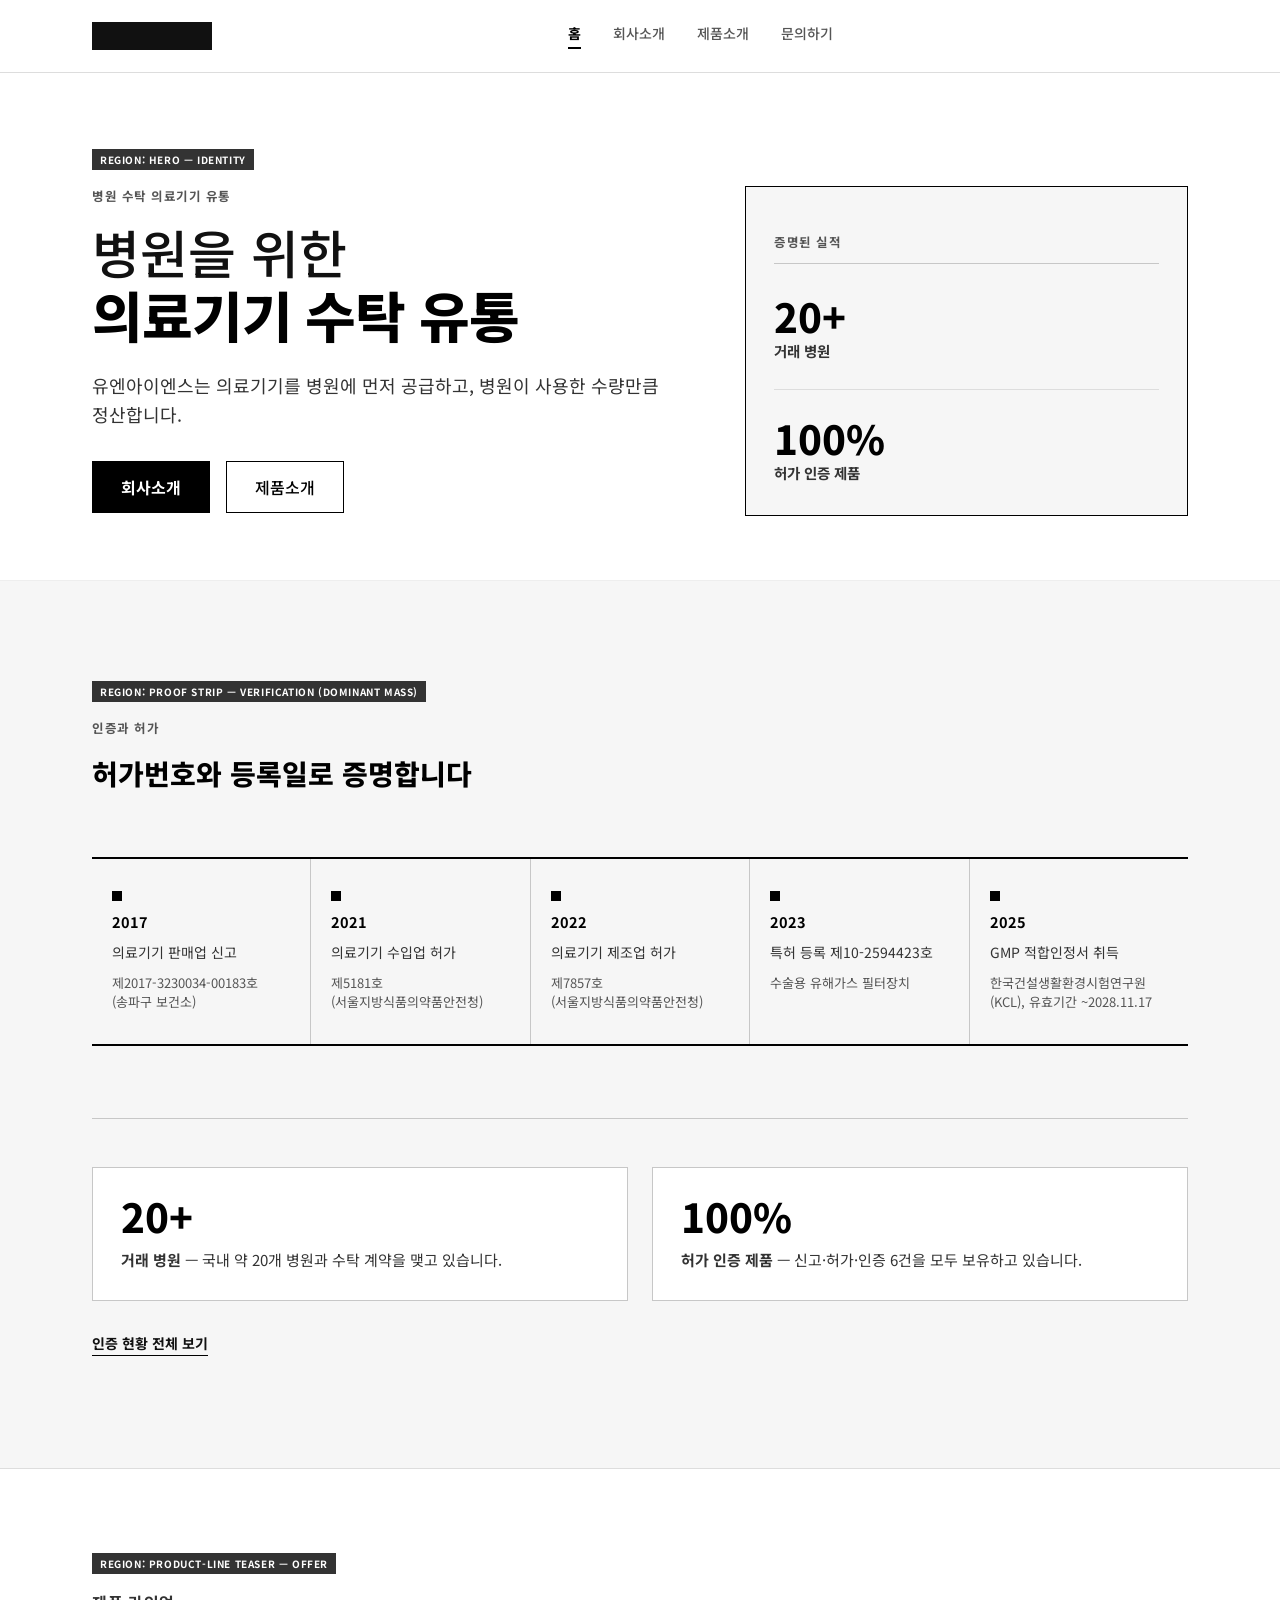
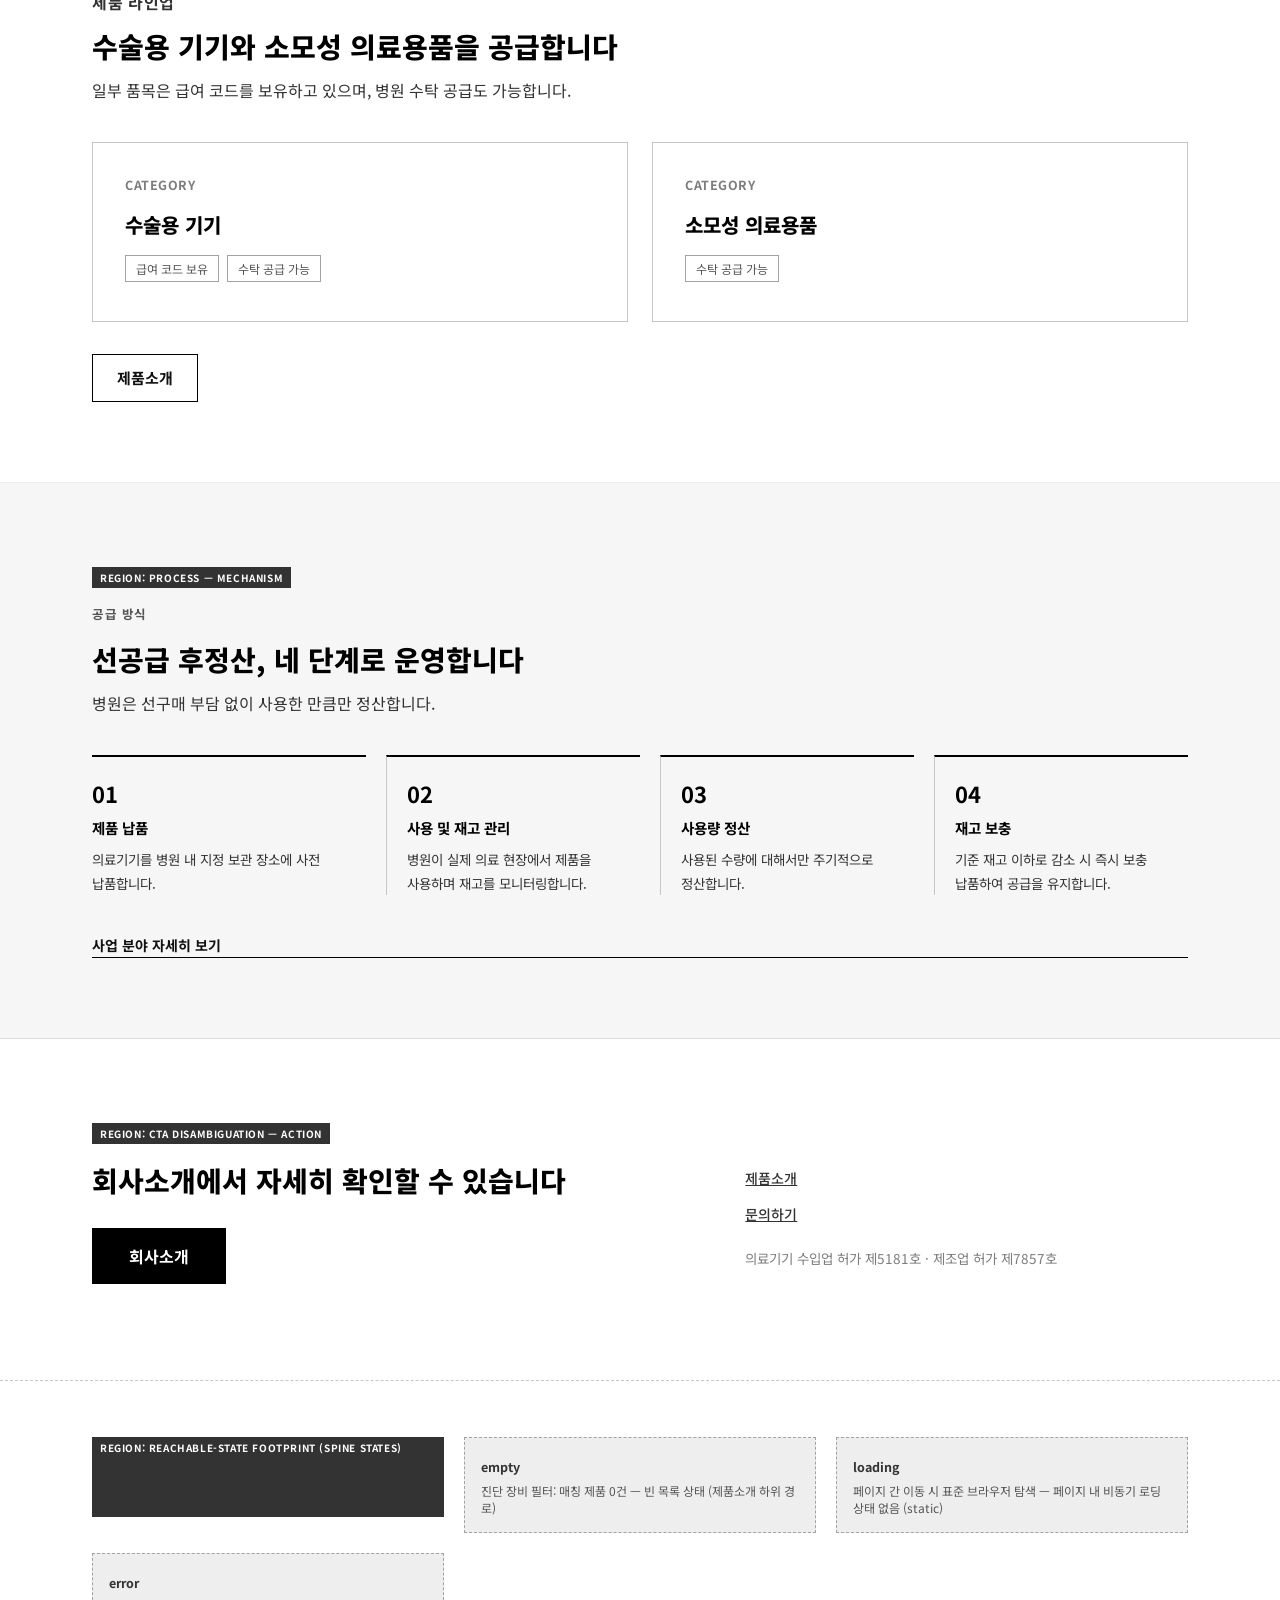
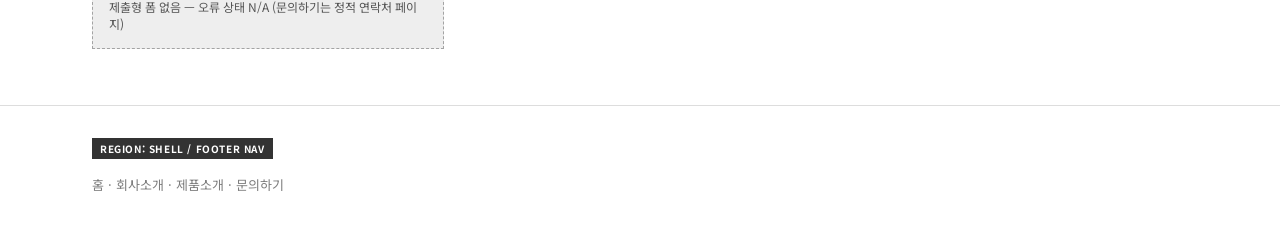
<file: .omd/.cache/sketches/candidate-2/sketch.html>
<!doctype html>
<html lang="ko">
<head>
<meta charset="utf-8">
<meta name="viewport" content="width=device-width, initial-scale=1">
<title>UNIENS home — structural sketch candidate-2 (Axis B / Axis B)</title>
<link rel="preconnect" href="https://fonts.googleapis.com">
<link rel="preconnect" href="https://fonts.gstatic.com" crossorigin>
<link href="https://fonts.googleapis.com/css2?family=Noto+Sans+KR:wght@400;500;700;800&display=swap" rel="stylesheet">
<style>
  :root{
    --gray-0:#ffffff;
    --gray-50:#f6f6f6;
    --gray-100:#eeeeee;
    --gray-200:#dddddd;
    --gray-300:#c7c7c7;
    --gray-400:#a3a3a3;
    --gray-500:#7d7d7d;
    --gray-600:#555555;
    --gray-700:#333333;
    --gray-900:#111111;
    --gray-950:#000000;
    --max-w:1160px;
    --pad-desktop:32px;
    --pad-mobile:20px;
  }
  *{box-sizing:border-box;}
  html,body{margin:0;padding:0;}
  body{
    font-family:'Noto Sans KR', sans-serif;
    color:var(--gray-900);
    background:var(--gray-0);
    -webkit-font-smoothing:antialiased;
  }
  a{color:inherit;text-decoration:none;}
  .container{
    max-width:var(--max-w);
    margin:0 auto;
    padding:0 var(--pad-desktop);
  }
  @media (max-width:768px){
    .container{padding:0 var(--pad-mobile);}
  }

  /* structural region labels — sketch-only annotation, gray, not brand chrome */
  .region-tag{
    display:inline-block;
    font-size:10px;
    font-weight:700;
    letter-spacing:.06em;
    text-transform:uppercase;
    color:var(--gray-0);
    background:var(--gray-700);
    padding:3px 8px;
    margin-bottom:16px;
  }

  /* ---------- shell / nav (structural footprint only) ---------- */
  .shell-nav{
    border-bottom:1px solid var(--gray-200);
    background:var(--gray-0);
  }
  .shell-nav .container{
    display:flex;
    align-items:center;
    justify-content:space-between;
    height:72px;
  }
  .shell-nav .logo-box{
    width:120px;height:28px;
    background:var(--gray-900);
  }
  .shell-nav .nav-links{
    display:flex;
    gap:32px;
    font-size:14px;
    font-weight:500;
  }
  .shell-nav .nav-links span{color:var(--gray-600);}
  .shell-nav .nav-links span.current{color:var(--gray-950);font-weight:700;border-bottom:2px solid var(--gray-950);padding-bottom:4px;}
  @media (max-width:768px){
    .shell-nav .nav-links{display:none;}
    .shell-nav .menu-box{width:28px;height:20px;background:var(--gray-900);}
  }

  /* ================= HERO — Axis B: two-part composition ================= */
  .hero{
    padding:72px 0 64px;
    border-bottom:1px solid var(--gray-100);
  }
  .hero .grid{
    display:grid;
    grid-template-columns:repeat(12,1fr);
    gap:24px;
    align-items:start;
  }
  .hero-copy{
    grid-column:1 / 8; /* 7 columns, left-aligned per composition contract */
    text-align:left;
  }
  .eyebrow{
    font-weight:700;
    font-size:12.5px;
    letter-spacing:.04em;
    color:var(--gray-600);
    margin:0 0 16px;
  }
  .hero-h1{
    margin:0 0 24px;
    font-weight:500;
    font-size:52px;
    line-height:1.18;
    word-break:keep-all;
    color:var(--gray-900);
  }
  .hero-h1 strong{
    display:block;
    font-weight:800;
    font-size:55.12px;
    letter-spacing:-0.02em;
    color:var(--gray-950);
  }
  .hero-body{
    font-weight:400;
    font-size:18px;
    line-height:1.6;
    word-break:keep-all;
    max-width:32em;
    color:var(--gray-700);
    margin:0 0 32px;
  }
  .cta-row{
    display:flex;
    gap:16px;
    flex-wrap:wrap;
  }
  .btn{
    display:inline-flex;
    align-items:center;
    justify-content:center;
    height:52px;
    padding:0 28px;
    font-weight:700;
    font-size:16px;
    border:1px solid var(--gray-950);
  }
  .btn--primary{background:var(--gray-950);color:var(--gray-0);}
  .btn--outline{background:transparent;color:var(--gray-950);font-weight:500;}

  /* Axis B evidence panel — distinct boxed unit, not an inline afterthought */
  .hero-evidence{
    grid-column:8 / 13; /* 5 columns */
    border:1px solid var(--gray-950);
    background:var(--gray-50);
    padding:32px 28px;
    display:flex;
    flex-direction:column;
    gap:28px;
    align-self:stretch;
    justify-content:center;
  }
  .hero-evidence .panel-label{
    font-weight:700;
    font-size:12.5px;
    letter-spacing:.04em;
    color:var(--gray-600);
    border-bottom:1px solid var(--gray-300);
    padding-bottom:12px;
    margin-bottom:4px;
  }
  .stat-block{display:flex;flex-direction:column;gap:4px;}
  .stat-num{
    font-weight:800;
    font-size:40px;
    line-height:1;
    color:var(--gray-950);
  }
  .stat-label{
    font-weight:700;
    font-size:14.5px;
    color:var(--gray-700);
  }
  .hero-evidence hr{
    border:none;border-top:1px solid var(--gray-200);margin:0;
  }

  @media (max-width:768px){
    .hero{padding:40px 0 40px;}
    .hero .grid{display:block;}
    .hero-copy{width:100%;}
    .hero-h1{font-size:26px;}
    .hero-h1 strong{font-size:27.56px;}
    .hero-body{font-size:15px;max-width:none;}
    .hero-evidence{
      margin-top:24px;
      flex-direction:row;
      flex-wrap:wrap;
      gap:20px 32px;
    }
    .hero-evidence hr{display:none;}
    .stat-num{font-size:28px;}
  }

  /* ================= PROOF STRIP — Axis B: tallest, highest-mass section ================= */
  .proof{
    padding:96px 0 112px; /* deliberately the most generous vertical rhythm on the page */
    background:var(--gray-50);
    border-bottom:1px solid var(--gray-200);
  }
  .proof-head{max-width:640px;margin:0 0 64px;}
  .proof .h2{
    font-weight:800;
    font-size:28px;
    word-break:keep-all;
    margin:12px 0 0;
    color:var(--gray-950);
  }
  .timeline{
    list-style:none;
    margin:0 0 72px;
    padding:0;
    display:flex;
    border-top:2px solid var(--gray-950);
    border-bottom:2px solid var(--gray-950);
  }
  .timeline li{
    flex:1 1 0;
    min-width:0;
    padding:32px 20px;
    border-right:1px solid var(--gray-300);
    word-break:keep-all;
    display:flex;
    flex-direction:column;
    gap:10px;
  }
  .timeline li:last-child{border-right:none;}
  .timeline .yr{
    font-weight:700;
    font-size:14.5px;
    color:var(--gray-950);
  }
  .timeline .marker{
    width:10px;height:10px;background:var(--gray-950);
  }
  .timeline .item-label{font-size:14px;color:var(--gray-700);line-height:1.5;word-break:keep-all;}
  .timeline .id-desc{font-size:13px;color:var(--gray-600);line-height:1.5;word-break:keep-all;}
  .id-token{
    white-space:nowrap;
  }
  .stats-row{
    display:grid;
    grid-template-columns:1fr 1fr;
    gap:24px;
    border-top:1px solid var(--gray-300);
    padding-top:48px;
  }
  .stat-card{
    border:1px solid var(--gray-300);
    background:var(--gray-0);
    padding:28px;
    display:flex;
    flex-direction:column;
    gap:12px;
  }
  .stat-card .stat-num{font-size:40px;}
  .stat-card p{margin:0;font-size:15px;color:var(--gray-700);line-height:1.6;word-break:keep-all;}
  .inline-link{
    display:inline-block;
    margin-top:32px;
    font-weight:700;
    font-size:14px;
    border-bottom:1px solid var(--gray-950);
    padding-bottom:2px;
  }

  @media (max-width:768px){
    .proof{padding:56px 0 64px;}
    .proof-head{margin-bottom:40px;}
    .proof .h2{font-size:19px;}
    .timeline{
      flex-direction:column;
      border-top:2px solid var(--gray-950);
      border-bottom:none;
    }
    .timeline li{
      border-right:none;
      border-left:2px solid var(--gray-950);
      border-bottom:1px solid var(--gray-300);
      padding:24px 0 24px 20px;
    }
    .timeline li:last-child{border-bottom:2px solid var(--gray-950);}
    .stats-row{grid-template-columns:1fr;gap:16px;}
  }

  /* ================= PRODUCT-LINE TEASER ================= */
  .products-teaser{padding:80px 0;border-bottom:1px solid var(--gray-100);}
  .products-head{max-width:640px;margin:0 0 40px;}
  .products-head .h2{font-weight:800;font-size:28px;word-break:keep-all;margin:12px 0 12px;color:var(--gray-950);}
  .products-head p{font-size:16px;color:var(--gray-700);word-break:keep-all;margin:0;}
  .product-cards{
    display:grid;
    grid-template-columns:1fr 1fr;
    gap:24px;
  }
  .product-card{
    border:1px solid var(--gray-300);
    padding:32px;
    min-height:180px;
    display:flex;
    flex-direction:column;
    gap:16px;
  }
  .product-card .cat-label{
    font-weight:700;
    font-size:12.5px;
    letter-spacing:.04em;
    color:var(--gray-500);
  }
  .product-card .cat-title{font-weight:800;font-size:20px;color:var(--gray-950);}
  .product-card .cat-tags{display:flex;gap:8px;flex-wrap:wrap;}
  .tag-box{
    font-size:12px;
    padding:4px 10px;
    border:1px solid var(--gray-400);
    color:var(--gray-600);
  }
  .teaser-cta{
    display:inline-flex;align-items:center;justify-content:center;
    margin-top:32px;height:48px;padding:0 24px;
    border:1px solid var(--gray-950);font-weight:700;font-size:15px;
  }
  @media (max-width:768px){
    .products-teaser{padding:48px 0;}
    .products-head .h2{font-size:19px;}
    .product-cards{grid-template-columns:1fr;}
  }

  /* ================= PROCESS ================= */
  .process{padding:80px 0;background:var(--gray-50);border-bottom:1px solid var(--gray-200);}
  .process-head{max-width:640px;margin:0 0 40px;}
  .process-head .h2{font-weight:800;font-size:28px;word-break:keep-all;margin:12px 0 12px;color:var(--gray-950);}
  .process-head .intro{font-size:16px;color:var(--gray-700);word-break:keep-all;margin:0;}
  .steps{
    list-style:none;margin:0;padding:0;
    display:grid;
    grid-template-columns:repeat(4,1fr);
    position:relative;
  }
  .steps li{
    padding:0 20px 0 0;
    border-top:2px solid var(--gray-950);
    padding-top:20px;
    position:relative;
  }
  .steps li + li{margin-left:20px;padding-left:20px;border-left:1px solid var(--gray-300);}
  .steps .no{font-weight:700;font-size:22px;color:var(--gray-950);display:block;margin-bottom:8px;}
  .steps .label{font-weight:700;font-size:14.5px;word-break:keep-all;color:var(--gray-950);display:block;margin-bottom:8px;}
  .steps .desc{font-size:13.5px;color:var(--gray-700);word-break:keep-all;line-height:1.6;}
  .inline-link.process-link{display:block;margin-top:40px;}

  @media (max-width:768px){
    .process{padding:48px 0;}
    .process-head .h2{font-size:19px;}
    .steps{grid-template-columns:1fr 1fr;gap:24px 0;}
    .steps li + li{margin-left:0;padding-left:0;border-left:none;}
    .steps li:nth-child(odd){padding-right:16px;border-right:1px solid var(--gray-300);}
    .steps li:nth-child(even){padding-left:16px;}
  }
  @media (max-width:540px){
    .steps{grid-template-columns:1fr;}
    .steps li:nth-child(odd){border-right:none;padding-right:0;}
    .steps li{border-left:2px solid var(--gray-950);border-top:none;padding:20px 0 20px 20px;}
  }

  /* ================= CTA DISAMBIGUATION ================= */
  .cta-final{padding:80px 0 96px;}
  .cta-final .grid{
    display:grid;
    grid-template-columns:repeat(12,1fr);
    gap:24px;
    align-items:start;
  }
  .cta-primary-block{grid-column:1/7;}
  .cta-secondary-block{
    grid-column:8/13;
    display:flex;
    flex-direction:column;
    gap:16px;
    align-items:flex-start;
    padding-top:8px;
  }
  .cta-final .h2{font-weight:800;font-size:28px;word-break:keep-all;margin:0 0 28px;max-width:20em;color:var(--gray-950);}
  .cta-final .btn--primary{height:56px;padding:0 36px;font-size:16px;}
  .secondary-link{font-weight:500;font-size:14px;text-decoration:underline;color:var(--gray-700);}
  .credential-line{
    margin-top:8px;
    font-size:13.5px;
    color:var(--gray-500);
  }
  .credential-line .id-token{white-space:nowrap;}

  @media (max-width:768px){
    .cta-final{padding:48px 0 56px;}
    .cta-final .grid{display:block;}
    .cta-final .h2{font-size:19px;}
    .cta-primary-block .btn--primary{width:100%;}
    .cta-secondary-block{
      flex-direction:row;
      gap:24px;
      margin-top:24px;
      padding-top:0;
    }
    .credential-line{
      width:100%;
      margin-top:24px;
    }
  }

  /* ---------- reachable-state structural footprint (grayscale zones) ---------- */
  .state-footprint{
    border-top:1px dashed var(--gray-300);
    padding:56px 0;
  }
  .state-footprint .container{
    display:grid;
    grid-template-columns:repeat(3,1fr);
    gap:20px;
  }
  .state-box{
    border:1px dashed var(--gray-400);
    background:var(--gray-100);
    min-height:96px;
    padding:16px;
    font-size:12px;
    color:var(--gray-600);
    display:flex;
    flex-direction:column;
    justify-content:flex-end;
  }
  .state-box .state-name{font-weight:700;font-size:12.5px;color:var(--gray-700);margin-bottom:6px;}
  @media (max-width:768px){
    .state-footprint .container{grid-template-columns:1fr;}
  }

  .shell-footer{
    border-top:1px solid var(--gray-200);
    padding:32px 0;
    font-size:13px;
    color:var(--gray-500);
  }
</style>
</head>
<body>

<header class="shell-nav">
  <div class="container">
    <div class="logo-box" aria-hidden="true"></div>
    <nav class="nav-links">
      <span class="current">홈</span>
      <span>회사소개</span>
      <span>제품소개</span>
      <span>문의하기</span>
    </nav>
    <div class="menu-box" aria-hidden="true"></div>
  </div>
</header>

<!-- ================= HERO — Axis B two-part composition ================= -->
<section class="hero">
  <div class="container">
    <span class="region-tag">region: hero — identity</span>
    <div class="grid">
      <div class="hero-copy">
        <p class="eyebrow">병원 수탁 의료기기 유통</p>
        <h1 class="hero-h1">병원을 위한<br><strong>의료기기 수탁 유통</strong></h1>
        <p class="hero-body">유엔아이엔스는 의료기기를 병원에 먼저 공급하고, 병원이 사용한 수량만큼 정산합니다.</p>
        <div class="cta-row">
          <a class="btn btn--primary" href="/about.html">회사소개</a>
          <a class="btn btn--outline" href="/products.html">제품소개</a>
        </div>
      </div>
      <aside class="hero-evidence">
        <p class="panel-label">증명된 실적</p>
        <div class="stat-block">
          <span class="stat-num">20+</span>
          <span class="stat-label">거래 병원</span>
        </div>
        <hr>
        <div class="stat-block">
          <span class="stat-num">100%</span>
          <span class="stat-label">허가 인증 제품</span>
        </div>
      </aside>
    </div>
  </div>
</section>

<!-- ================= PROOF STRIP — Axis B dominant mass ================= -->
<section class="proof">
  <div class="container">
    <span class="region-tag">region: proof strip — verification (dominant mass)</span>
    <div class="proof-head">
      <p class="eyebrow">인증과 허가</p>
      <h2 class="h2">허가번호와 등록일로 증명합니다</h2>
    </div>
    <ol class="timeline">
      <li>
        <span class="marker" aria-hidden="true"></span>
        <span class="yr">2017</span>
        <span class="item-label">의료기기 판매업 신고</span>
        <span class="id-desc"><span class="id-token">제2017-3230034-00183호</span> (송파구 보건소)</span>
      </li>
      <li>
        <span class="marker" aria-hidden="true"></span>
        <span class="yr">2021</span>
        <span class="item-label">의료기기 수입업 허가</span>
        <span class="id-desc"><span class="id-token">제5181호</span> (서울지방식품의약품안전청)</span>
      </li>
      <li>
        <span class="marker" aria-hidden="true"></span>
        <span class="yr">2022</span>
        <span class="item-label">의료기기 제조업 허가</span>
        <span class="id-desc"><span class="id-token">제7857호</span> (서울지방식품의약품안전청)</span>
      </li>
      <li>
        <span class="marker" aria-hidden="true"></span>
        <span class="yr">2023</span>
        <span class="item-label">특허 등록 <span class="id-token">제10-2594423호</span></span>
        <span class="id-desc">수술용 유해가스 필터장치</span>
      </li>
      <li>
        <span class="marker" aria-hidden="true"></span>
        <span class="yr">2025</span>
        <span class="item-label">GMP 적합인정서 취득</span>
        <span class="id-desc">한국건설생활환경시험연구원(KCL), 유효기간 <span class="id-token">~2028.11.17</span></span>
      </li>
    </ol>
    <div class="stats-row">
      <div class="stat-card">
        <span class="stat-num">20+</span>
        <p><strong>거래 병원</strong> — 국내 약 20개 병원과 수탁 계약을 맺고 있습니다.</p>
      </div>
      <div class="stat-card">
        <span class="stat-num">100%</span>
        <p><strong>허가 인증 제품</strong> — 신고·허가·인증 6건을 모두 보유하고 있습니다.</p>
      </div>
    </div>
    <a class="inline-link" href="/about.html">인증 현황 전체 보기</a>
  </div>
</section>

<!-- ================= PRODUCT-LINE TEASER ================= -->
<section class="products-teaser">
  <div class="container">
    <span class="region-tag">region: product-line teaser — offer</span>
    <div class="products-head">
      <p class="eyebrow">제품 라인업</p>
      <h2 class="h2">수술용 기기와 소모성 의료용품을 공급합니다</h2>
      <p>일부 품목은 급여 코드를 보유하고 있으며, 병원 수탁 공급도 가능합니다.</p>
    </div>
    <div class="product-cards">
      <div class="product-card">
        <span class="cat-label">CATEGORY</span>
        <span class="cat-title">수술용 기기</span>
        <div class="cat-tags">
          <span class="tag-box">급여 코드 보유</span>
          <span class="tag-box">수탁 공급 가능</span>
        </div>
      </div>
      <div class="product-card">
        <span class="cat-label">CATEGORY</span>
        <span class="cat-title">소모성 의료용품</span>
        <div class="cat-tags">
          <span class="tag-box">수탁 공급 가능</span>
        </div>
      </div>
    </div>
    <a class="teaser-cta" href="/products.html">제품소개</a>
  </div>
</section>

<!-- ================= PROCESS — mechanism ================= -->
<section class="process">
  <div class="container">
    <span class="region-tag">region: process — mechanism</span>
    <div class="process-head">
      <p class="eyebrow">공급 방식</p>
      <h2 class="h2">선공급 후정산, 네 단계로 운영합니다</h2>
      <p class="intro">병원은 선구매 부담 없이 사용한 만큼만 정산합니다.</p>
    </div>
    <ol class="steps">
      <li>
        <span class="no">01</span>
        <span class="label">제품 납품</span>
        <span class="desc">의료기기를 병원 내 지정 보관 장소에 사전 납품합니다.</span>
      </li>
      <li>
        <span class="no">02</span>
        <span class="label">사용 및 재고 관리</span>
        <span class="desc">병원이 실제 의료 현장에서 제품을 사용하며 재고를 모니터링합니다.</span>
      </li>
      <li>
        <span class="no">03</span>
        <span class="label">사용량 정산</span>
        <span class="desc">사용된 수량에 대해서만 주기적으로 정산합니다.</span>
      </li>
      <li>
        <span class="no">04</span>
        <span class="label">재고 보충</span>
        <span class="desc">기준 재고 이하로 감소 시 즉시 보충 납품하여 공급을 유지합니다.</span>
      </li>
    </ol>
    <a class="inline-link process-link" href="/about.html">사업 분야 자세히 보기</a>
  </div>
</section>

<!-- ================= CTA DISAMBIGUATION — action ================= -->
<section class="cta-final">
  <div class="container">
    <span class="region-tag">region: CTA disambiguation — action</span>
    <div class="grid">
      <div class="cta-primary-block">
        <h2 class="h2">회사소개에서 자세히 확인할 수 있습니다</h2>
        <a class="btn btn--primary" href="/about.html">회사소개</a>
      </div>
      <div class="cta-secondary-block">
        <a class="secondary-link" href="/products.html">제품소개</a>
        <a class="secondary-link" href="/contact.html">문의하기</a>
        <p class="credential-line">의료기기 <span class="id-token">수입업 허가 제5181호</span> · <span class="id-token">제조업 허가 제7857호</span></p>
      </div>
    </div>
  </div>
</section>

<!-- ================= reachable-state structural footprint (grayscale zones, not a hero band) ================= -->
<section class="state-footprint">
  <div class="container">
    <span class="region-tag" style="margin-left:0;">region: reachable-state footprint (spine states)</span>
    <div class="state-box"><span class="state-name">empty</span>진단 장비 필터: 매칭 제품 0건 — 빈 목록 상태 (제품소개 하위 경로)</div>
    <div class="state-box"><span class="state-name">loading</span>페이지 간 이동 시 표준 브라우저 탐색 — 페이지 내 비동기 로딩 상태 없음 (static)</div>
    <div class="state-box"><span class="state-name">error</span>제출형 폼 없음 — 오류 상태 N/A (문의하기는 정적 연락처 페이지)</div>
  </div>
</section>

<footer class="shell-footer">
  <div class="container">
    <span class="region-tag">region: shell / footer nav</span>
    <div>홈 · 회사소개 · 제품소개 · 문의하기</div>
  </div>
</footer>

</body>
</html>
</file>
<file: css/style.css>
/* ============================================================
   UNIENS — 의료기기 유통 기업 스타일시트
   디자인 원칙: 직선·얇은 선·넓은 여백 / 둥글기 최소화
   색상 수정 시 아래 CSS 변수만 변경하세요.
   ============================================================ */

:root {
  --color-primary:   #0A2342;
  --color-accent:    #1A5FA8;
  --color-accent-dk: #144D8C;
  --color-accent-lt: #E8F0FB;
  --color-white:     #FFFFFF;
  --color-light:     #F7F9FC;
  --color-border:    #D8E0EB;
  --color-border-dk: #B8C8DC;
  --color-text:      #1A2E44;
  --color-muted:     #5A6F85;
  --font-main:       'Noto Sans KR', sans-serif;
  --radius:          4px;        /* 카드·인풋 등 */
  --shadow-sm:       0 1px 3px rgba(10,35,66,.07);
  --shadow-card:     0 2px 10px rgba(10,35,66,.08);
  --shadow-hover:    0 6px 24px rgba(10,35,66,.14);
  --transition:      0.2s ease;
  --max-w:           1160px;
}

/* ────────────────────────────────────────────
   레이아웃 3존 구조
   ┌──────────────────┐
   │  #layout-header  │  공통 상단
   ├──────────────────┤
   │  #layout-main    │  페이지별 본문 (flex: 1)
   ├──────────────────┤
   │  #layout-footer  │  공통 하단
   └──────────────────┘
   이카운트 빌더 이식 시 각 zone 내부 HTML을
   빌더의 상단/중앙/하단 영역에 붙여넣으세요.
──────────────────────────────────────────── */
.layout-wrap {
  display: flex;
  flex-direction: column;
  min-height: 100vh;
}
#layout-header { flex-shrink: 0; }
#layout-main   { flex: 1; }          /* 본문이 남은 높이를 채워 푸터를 하단 고정 */
#layout-footer { flex-shrink: 0; }

/* ── 리셋 ── */
*, *::before, *::after { box-sizing: border-box; margin: 0; padding: 0; }
html { scroll-behavior: smooth; }
body {
  font-family: var(--font-main);
  color: var(--color-text);
  background: var(--color-white);
  line-height: 1.7;
  font-size: 16px;
  -webkit-font-smoothing: antialiased;
}
img { max-width: 100%; display: block; }
a  { color: inherit; text-decoration: none; }
ul { list-style: none; }

/* ── 유틸 ── */
.container { max-width: var(--max-w); margin: 0 auto; padding: 0 32px; }
.section    { padding: 88px 0; }
.section--gray { background: var(--color-light); }
.section-header { text-align: center; margin-bottom: 56px; }

.section-title {
  font-size: clamp(1.5rem, 2.8vw, 2rem);
  font-weight: 800;
  color: var(--color-primary);
  letter-spacing: -0.025em;
  margin-bottom: 14px;
}
.section-subtitle { color: var(--color-muted); font-size: .93rem; line-height: 1.75; }

/* 섹션 타이틀 하단 라인 (둥근 divider 대신 직선) */
.section-rule {
  display: block;
  width: 40px; height: 3px;
  background: var(--color-accent);
  margin: 14px auto 0;
}

/* ── 버튼 ── */
.btn {
  display: inline-flex; align-items: center; justify-content: center; gap: 6px;
  padding: 11px 26px;
  border-radius: var(--radius);
  font-weight: 700; font-size: .88rem;
  font-family: var(--font-main);
  letter-spacing: .01em;
  cursor: pointer; border: none;
  transition: background var(--transition), box-shadow var(--transition), transform var(--transition);
  white-space: nowrap;
}
.btn--primary {
  background: var(--color-accent); color: #fff;
  box-shadow: 0 2px 8px rgba(26,95,168,.25);
}
.btn--primary:hover {
  background: var(--color-accent-dk);
  box-shadow: 0 4px 16px rgba(26,95,168,.35);
  transform: translateY(-1px);
}
.btn--outline {
  background: transparent; color: #fff;
  border: 1.5px solid rgba(255,255,255,.5);
}
.btn--outline:hover { background: rgba(255,255,255,.1); border-color: #fff; }
.btn--ghost {
  background: var(--color-accent-lt); color: var(--color-accent);
  border: 1.5px solid #C2D8F0;
}
.btn--ghost:hover { background: #D8E9F8; }

/* ────────────────────────────────────────────
   HEADER
──────────────────────────────────────────── */
.header {
  position: sticky; top: 0; z-index: 100;
  background: var(--color-white);
  border-bottom: 1px solid var(--color-border);
  box-shadow: var(--shadow-sm);
}
.header__inner {
  display: flex; align-items: center; justify-content: space-between;
  height: 64px;
}
.logo {
  display: flex; align-items: center; gap: 10px;
}
.logo img { height: 36px; width: auto; display: block; }
.logo__text { font-size: 1.45rem; font-weight: 800; color: var(--color-primary); letter-spacing: .16em; }
.logo__text em { font-style: normal; color: var(--color-accent); }

.nav { display: flex; align-items: center; gap: 0; }
.nav__link {
  padding: 8px 16px;
  font-weight: 500; font-size: .88rem;
  color: var(--color-muted);
  border-bottom: 2px solid transparent;
  transition: color var(--transition), border-color var(--transition);
}
.nav__link:hover { color: var(--color-primary); }
.nav__link.active { color: var(--color-accent); border-bottom-color: var(--color-accent); }

.hamburger {
  display: none; flex-direction: column; gap: 5px;
  background: none; border: none; cursor: pointer; padding: 6px;
}
.hamburger span {
  display: block; width: 22px; height: 1.5px;
  background: var(--color-primary); border-radius: 0;
  transition: transform var(--transition), opacity var(--transition);
}
.hamburger.open span:nth-child(1) { transform: translateY(6.5px) rotate(45deg); }
.hamburger.open span:nth-child(2) { opacity: 0; }
.hamburger.open span:nth-child(3) { transform: translateY(-6.5px) rotate(-45deg); }

.mobile-nav {
  display: none; flex-direction: column;
  background: var(--color-white);
  border-top: 1px solid var(--color-border);
}
.mobile-nav.open { display: flex; }
.mobile-nav .nav__link {
  padding: 14px 32px; font-size: .93rem;
  border-bottom: 1px solid var(--color-border);
  border-left: none;
}
.mobile-nav .nav__link:last-child { border-bottom: none; }

/* ────────────────────────────────────────────
   HERO
──────────────────────────────────────────── */
.hero {
  background: var(--color-primary);
  color: #fff;
  padding: 96px 0 88px;
  text-align: center;
  position: relative;
  overflow: hidden;
}
/* 우측 하단 보조 컬러 블록 — 미묘한 구조감만 부여 */
.hero::after {
  content: '';
  position: absolute; bottom: 0; right: 0;
  width: 320px; height: 100%;
  background: rgba(255,255,255,.03);
  clip-path: polygon(40% 0, 100% 0, 100% 100%, 0 100%);
  pointer-events: none;
}

.hero__content { position: relative; max-width: 680px; margin: 0 auto; }

.hero__eyebrow {
  display: inline-block;
  font-size: .72rem; font-weight: 700; letter-spacing: .18em;
  text-transform: uppercase; color: #7FB3E8;
  margin-bottom: 22px;
  border-left: 3px solid var(--color-accent);
  padding-left: 10px;
}
.hero__title {
  font-size: clamp(2rem, 5vw, 3.2rem);
  font-weight: 800; line-height: 1.2;
  letter-spacing: -0.03em; margin-bottom: 22px;
}
.hero__title strong { color: #7FB3E8; font-weight: 800; }
.hero__desc {
  font-size: 1rem; line-height: 1.85;
  color: rgba(255,255,255,.72);
  max-width: 500px; margin: 0 auto 40px;
}
.hero__actions { display: flex; gap: 12px; justify-content: center; flex-wrap: wrap; }

/* ── 통계 스트립 ── */
.stats-strip {
  border-bottom: 1px solid var(--color-border);
  background: var(--color-white);
}
.stats-grid {
  display: grid; grid-template-columns: repeat(4, 1fr);
}
.stat-item {
  padding: 28px 16px; text-align: center;
  border-right: 1px solid var(--color-border);
}
.stat-item:last-child { border-right: none; }
.stat-item__num {
  font-size: clamp(1.7rem, 2.8vw, 2.2rem);
  font-weight: 800; color: var(--color-accent);
  line-height: 1; margin-bottom: 6px;
  letter-spacing: -0.03em;
}
.stat-item__label { font-size: .78rem; color: var(--color-muted); font-weight: 500; letter-spacing: .02em; }

/* ────────────────────────────────────────────
   핵심 가치 카드
──────────────────────────────────────────── */
.values-grid {
  display: grid; grid-template-columns: repeat(3, 1fr); gap: 1px;
  border: 1px solid var(--color-border);
  background: var(--color-border);
}
.value-card {
  background: var(--color-white);
  padding: 40px 32px;
  transition: background var(--transition);
}
.value-card:hover { background: var(--color-light); }
.value-card__icon-row {
  display: flex; align-items: center; gap: 14px;
  margin-bottom: 20px;
}
.value-card__icon {
  width: 44px; height: 44px; flex-shrink: 0;
  background: var(--color-accent-lt);
  border: 1px solid #C2D8F0;
  display: flex; align-items: center; justify-content: center;
  font-size: 1.3rem;
}
.value-card__num {
  font-size: .72rem; font-weight: 800;
  color: var(--color-accent); letter-spacing: .1em;
}
.value-card__title {
  font-size: 1.05rem; font-weight: 800;
  color: var(--color-primary); margin-bottom: 10px;
  letter-spacing: -0.01em;
}
.value-card p { color: var(--color-muted); font-size: .88rem; line-height: 1.75; }

/* ────────────────────────────────────────────
   CTA 바로가기
──────────────────────────────────────────── */
.cta-grid { display: grid; grid-template-columns: 1fr 1fr; gap: 0; border: 1px solid var(--color-border); }
.cta-card {
  padding: 56px 44px;
  text-align: left;
  border-right: 1px solid var(--color-border);
  transition: background var(--transition);
}
.cta-card:last-child { border-right: none; }
.cta-card--navy { background: var(--color-primary); color: #fff; }
.cta-card--blue { background: var(--color-accent); color: #fff; }
.cta-card--navy:hover { background: #0D2B52; }
.cta-card--blue:hover { background: var(--color-accent-dk); }
.cta-card__label {
  font-size: .72rem; font-weight: 700; letter-spacing: .16em;
  text-transform: uppercase; opacity: .6; margin-bottom: 16px;
}
.cta-card__title {
  font-size: 1.5rem; font-weight: 800;
  margin-bottom: 12px; letter-spacing: -0.02em;
}
.cta-card__desc { font-size: .88rem; opacity: .72; line-height: 1.7; margin-bottom: 32px; }
.cta-card .btn {
  border-color: rgba(255,255,255,.45); color: #fff;
  background: rgba(255,255,255,.1);
}
.cta-card .btn:hover { background: rgba(255,255,255,.2); border-color: #fff; }

/* ────────────────────────────────────────────
   PAGE HERO (서브 페이지)
──────────────────────────────────────────── */
.page-hero {
  background: var(--color-primary);
  color: #fff; padding: 64px 0 56px;
  border-bottom: 3px solid var(--color-accent);
}
.page-hero__eyebrow {
  font-size: .72rem; font-weight: 700; letter-spacing: .18em;
  text-transform: uppercase; color: #7FB3E8;
  display: block; margin-bottom: 12px;
}
.page-hero__title {
  font-size: clamp(1.8rem, 3.5vw, 2.5rem);
  font-weight: 800; letter-spacing: -0.03em; margin-bottom: 10px;
}
.page-hero__desc { color: rgba(255,255,255,.65); font-size: .9rem; }

/* ────────────────────────────────────────────
   ABOUT — 연혁 타임라인
──────────────────────────────────────────── */
.about-intro-grid { display: grid; grid-template-columns: 1fr 2fr; gap: 72px; align-items: start; }

.about-intro-aside h2 { margin-bottom: 10px; }
.about-intro-aside .section-rule { margin: 10px 0 20px; }
.about-intro-aside p { color: var(--color-muted); font-size: .9rem; line-height: 1.85; }

.mission-box {
  margin-top: 24px;
  padding: 18px 20px;
  border-left: 3px solid var(--color-accent);
  background: var(--color-light);
}
.mission-box strong { display: block; font-size: .8rem; font-weight: 800; color: var(--color-accent); letter-spacing: .1em; text-transform: uppercase; margin-bottom: 6px; }
.mission-box p { font-size: .88rem; color: var(--color-muted); line-height: 1.75; }

.timeline { position: relative; }
.timeline::before {
  content: '';
  position: absolute; left: 0; top: 8px; bottom: 0;
  width: 1px; background: var(--color-border);
}
.timeline-item { position: relative; padding-left: 28px; margin-bottom: 36px; }
.timeline-item:last-child { margin-bottom: 0; }
.timeline-item::before {
  content: '';
  position: absolute; left: -4px; top: 8px;
  width: 9px; height: 9px;
  background: var(--color-accent);
  border: 2px solid #fff;
  outline: 1px solid var(--color-accent);
}
.timeline-item__year {
  font-size: .72rem; font-weight: 800; letter-spacing: .1em;
  text-transform: uppercase; color: var(--color-accent); margin-bottom: 5px;
}
.timeline-item__title { font-size: .97rem; font-weight: 700; color: var(--color-primary); margin-bottom: 5px; }
.timeline-item__desc { font-size: .86rem; color: var(--color-muted); line-height: 1.65; }

/* ── 사업 방식 ── */
.business-grid { display: grid; grid-template-columns: 1fr 1fr; gap: 48px; align-items: start; }
.business-intro h3 { font-size: 1rem; font-weight: 800; color: var(--color-primary); margin-bottom: 14px; }
.business-desc { font-size: .9rem; line-height: 1.85; color: var(--color-muted); margin-bottom: 12px; }

.business-steps { display: flex; flex-direction: column; gap: 0; border: 1px solid var(--color-border); }
.step {
  display: flex; gap: 0; align-items: stretch;
  border-bottom: 1px solid var(--color-border);
  transition: background var(--transition);
}
.step:last-child { border-bottom: none; }
.step:hover { background: var(--color-light); }
.step__num {
  width: 52px; flex-shrink: 0;
  background: var(--color-accent); color: #fff;
  display: flex; align-items: center; justify-content: center;
  font-weight: 800; font-size: .82rem;
  letter-spacing: .03em;
}
.step__text { padding: 16px 20px; }
.step__text strong { display: block; font-size: .9rem; font-weight: 700; color: var(--color-primary); margin-bottom: 3px; }
.step__text span { font-size: .83rem; color: var(--color-muted); }

/* ── 인증 ── */
.cert-grid { display: grid; grid-template-columns: repeat(auto-fit, minmax(180px, 1fr)); gap: 0; border: 1px solid var(--color-border); background: var(--color-border); }
.cert-card {
  background: var(--color-white); padding: 32px 20px; text-align: center;
  transition: background var(--transition);
}
.cert-card:hover { background: var(--color-light); }
.cert-card__icon { font-size: 2rem; margin-bottom: 12px; }
.cert-card strong { display: block; font-size: .87rem; font-weight: 700; color: var(--color-primary); margin-bottom: 5px; }
.cert-card span { font-size: .8rem; color: var(--color-muted); }

/* ── 지도 placeholder ── */
.map-placeholder {
  width: 100%; height: 300px;
  background: var(--color-light); border: 1px solid var(--color-border);
  display: flex; flex-direction: column; align-items: center; justify-content: center;
  color: var(--color-muted); gap: 8px; font-size: .87rem;
}
.map-placeholder__icon { font-size: 2.2rem; opacity: .5; margin-bottom: 4px; }

/* ── 오시는 길 정보 ── */
.location-grid { display: grid; grid-template-columns: 1fr 1fr; gap: 48px; align-items: start; }
.location-info h3 { font-size: .9rem; font-weight: 800; color: var(--color-primary); margin-bottom: 20px; letter-spacing: .04em; text-transform: uppercase; }
.location-row {
  display: flex; gap: 16px; padding: 14px 0;
  border-bottom: 1px solid var(--color-border); font-size: .88rem;
}
.location-row:last-child { border-bottom: none; }
.location-row__label { font-weight: 700; color: var(--color-primary); min-width: 48px; flex-shrink: 0; }
.location-row__val { color: var(--color-muted); }

/* ────────────────────────────────────────────
   PRODUCTS
──────────────────────────────────────────── */
.filter-bar { display: flex; flex-wrap: wrap; gap: 0; margin-bottom: 44px; border: 1px solid var(--color-border); width: fit-content; margin-left: auto; margin-right: auto; }
.filter-btn {
  padding: 9px 22px; border: none; border-right: 1px solid var(--color-border);
  background: var(--color-white); color: var(--color-muted);
  font-size: .85rem; font-weight: 600; cursor: pointer;
  white-space: nowrap;
  transition: background var(--transition), color var(--transition);
  font-family: var(--font-main);
}
.filter-btn:last-child { border-right: none; }
.filter-btn:hover { background: var(--color-light); color: var(--color-text); }
.filter-btn.active { background: var(--color-accent); color: #fff; }

.products-grid { display: grid; grid-template-columns: repeat(auto-fill, minmax(320px, 1fr)); gap: 24px; }
.product-card {
  background: var(--color-white); border: 1px solid var(--color-border);
  border-radius: var(--radius); overflow: hidden;
  transition: box-shadow var(--transition), transform var(--transition);
}
.product-card:hover { box-shadow: var(--shadow-hover); transform: translateY(-3px); }
.product-card.hidden { display: none; }

.product-card__img-wrap { overflow: hidden; }
.product-card__img {
  width: 100%; height: 200px; object-fit: cover;
  transition: transform 0.35s ease;
}
.product-card:hover .product-card__img { transform: scale(1.03); }

.product-card__body { padding: 20px 22px 18px; }
.product-card__category {
  display: inline-block; font-size: .7rem; font-weight: 800;
  letter-spacing: .08em; color: var(--color-accent);
  text-transform: uppercase; margin-bottom: 8px;
  border-left: 2px solid var(--color-accent); padding-left: 7px;
}
.product-card__name { font-size: 1rem; font-weight: 800; color: var(--color-primary); margin-bottom: 8px; }
.product-card__desc { font-size: .85rem; color: var(--color-muted); line-height: 1.65; margin-bottom: 16px; }
.product-card__footer {
  display: flex; align-items: center; justify-content: space-between;
  padding-top: 14px; border-top: 1px solid var(--color-border);
}
.product-card__tag { font-size: .75rem; color: var(--color-muted); }

/* ── 문의 배너 ── */
.inquiry-banner {
  background: var(--color-primary); color: #fff;
  padding: 56px 48px; text-align: center;
}
.inquiry-banner h2 { font-size: 1.5rem; font-weight: 800; margin-bottom: 10px; letter-spacing: -0.02em; }
.inquiry-banner p { color: rgba(255,255,255,.65); font-size: .9rem; margin-bottom: 28px; line-height: 1.7; }

/* ────────────────────────────────────────────
   FOOTER
──────────────────────────────────────────── */
.footer { background: #07192E; color: rgba(255,255,255,.55); padding: 52px 0 28px; }
.footer__grid {
  display: grid; grid-template-columns: 2fr 1fr 1.3fr; gap: 52px;
  padding-bottom: 36px; border-bottom: 1px solid rgba(255,255,255,.08);
}
.footer__logo { font-size: 1.35rem; font-weight: 800; color: #fff; letter-spacing: .16em; margin-bottom: 14px; }
.footer__logo span { color: #7FB3E8; }
.footer__desc { font-size: .84rem; line-height: 1.8; }
.footer__heading { font-size: .7rem; font-weight: 800; letter-spacing: .14em; text-transform: uppercase; color: #fff; margin-bottom: 16px; }
.footer__links { display: flex; flex-direction: column; gap: 9px; }
.footer__links a { font-size: .85rem; transition: color var(--transition); }
.footer__links a:hover { color: #fff; }
.footer__info { display: flex; flex-direction: column; gap: 8px; font-size: .85rem; }
.footer__bottom {
  display: flex; justify-content: space-between; align-items: center;
  padding-top: 24px; font-size: .77rem; flex-wrap: wrap; gap: 8px;
}

/* ────────────────────────────────────────────
   스크롤 등장 (.reveal)
──────────────────────────────────────────── */
.reveal { opacity: 0; transform: translateY(18px); transition: opacity .45s ease, transform .45s ease; }
.reveal.visible { opacity: 1; transform: none; }

/* ────────────────────────────────────────────
   반응형
──────────────────────────────────────────── */
@media (max-width: 960px) {
  .about-intro-grid { grid-template-columns: 1fr; gap: 40px; }
  .business-grid    { grid-template-columns: 1fr; gap: 36px; }
  .location-grid    { grid-template-columns: 1fr; gap: 32px; }
  .stats-grid       { grid-template-columns: repeat(2, 1fr); }
  .stat-item:nth-child(2) { border-right: none; }
  .values-grid      { grid-template-columns: 1fr; }
  .cta-grid         { grid-template-columns: 1fr; border: none; gap: 0; }
  .cta-card         { border-right: none; border-bottom: 1px solid rgba(255,255,255,.1); }
}

@media (max-width: 768px) {
  .section { padding: 60px 0; }
  .container { padding: 0 20px; }
  .nav { display: none; }
  .hamburger { display: flex; }
  .footer__grid { grid-template-columns: 1fr; gap: 28px; }
  .footer__bottom { flex-direction: column; text-align: center; }
  .filter-bar { width: 100%; }
  .filter-btn { flex: 1; text-align: center; }
  .inquiry-banner { padding: 44px 24px; }
}

@media (max-width: 540px) {
  .hero { padding: 72px 0 64px; }
  .hero__actions { flex-direction: column; align-items: stretch; }
  .hero__actions .btn { width: 100%; justify-content: center; }
  .products-grid { grid-template-columns: 1fr; }
  .stats-grid { grid-template-columns: 1fr 1fr; }
}
/* ── 메이크샵 CSS 충돌 override ── */
.hero__title {
  color: #fff !important;
}
.hero__title strong {
  color: #7FB3E8 !important;
}
.hero__desc {
  color: rgba(255,255,255,.72) !important;
}
.page-hero__title {
  color: #fff !important;
}
.page-hero__desc {
  color: rgba(255,255,255,.65) !important;
}
</file>
<file: css/product.css>
/* ============================================================
  UNIENS — 제품 상세 페이지 공통 스타일
  ──────────────────────────────────────────────────────────
  모든 /products/*.html 상세 페이지에서 style.css 다음에 로드합니다.
  사이트 공통(style.css)의 .section 과 충돌을 피하기 위해
  상세 페이지 섹션은 .p-section / .p-section-title 을 사용합니다.
  ============================================================ */

*, *::before, *::after { box-sizing: border-box; margin: 0; padding: 0; }

:root {
  --primary:   #0A2342;
  --accent:    #1A5FA8;
  --accent-lt: #E8F0FB;
  --white:     #FFFFFF;
  --light:     #F7F9FC;
  --border:    #D8E0EB;
  --text:      #1A2E44;
  --muted:     #5A6F85;
  --font:      'Noto Sans KR', sans-serif;
  --radius:    4px;
}

body { font-family: var(--font); background: var(--light); color: var(--text); line-height: 1.7; font-size: 15px; -webkit-font-smoothing: antialiased; }
img  { max-width: 100%; display: block; }
a    { color: inherit; text-decoration: none; }

/* 레이아웃 (헤더/푸터 JS 삽입 영역) */
.layout-wrap { display: flex; flex-direction: column; min-height: 100vh; }
#layout-header { flex-shrink: 0; }
#layout-main   { flex: 1; }
#layout-footer { flex-shrink: 0; }

/* 히어로 */
.prod-hero { background: var(--primary); padding: 56px 40px 48px; border-bottom: 3px solid var(--accent); position: relative; overflow: hidden; }
.prod-hero::after { content: ''; position: absolute; bottom: 0; right: 0; width: 280px; height: 100%; background: rgba(255,255,255,.03); clip-path: polygon(40% 0, 100% 0, 100% 100%, 0 100%); pointer-events: none; }
.hero-inner { max-width: 900px; margin: 0 auto; position: relative; }
.hero-eyebrow { display: inline-block; font-size: .72rem; font-weight: 700; letter-spacing: .18em; text-transform: uppercase; color: #7FB3E8; margin-bottom: 14px; border-left: 3px solid var(--accent); padding-left: 10px; }
.hero-title { font-size: clamp(2rem, 5vw, 3rem); font-weight: 800; color: #fff; letter-spacing: -0.03em; line-height: 1.1; margin-bottom: 10px; }
.hero-title span { color: #7FB3E8; }
.hero-sub { font-size: .95rem; color: rgba(255,255,255,.6); font-weight: 400; letter-spacing: .03em; }
.hero-tag { display: inline-block; margin-top: 14px; background: rgba(255,255,255,.08); border: 1px solid rgba(255,255,255,.15); color: rgba(255,255,255,.65); font-size: .75rem; padding: 4px 12px; border-radius: var(--radius); letter-spacing: .04em; }

/* 본문 컨테이너 */
.page { max-width: 900px; margin: 0 auto; padding: 40px 20px 64px; }

.back-link { display: inline-flex; align-items: center; gap: 6px; font-size: .82rem; color: var(--muted); margin-bottom: 24px; }
.back-link:hover { color: var(--accent); }

/* 상단: 이미지 + 스펙 */
.top-section { display: grid; grid-template-columns: 1fr 1fr; gap: 20px; margin-bottom: 24px; }
@media (max-width: 640px) { .top-section { grid-template-columns: 1fr; } }

.product-img-box { background: var(--white); border: 1px solid var(--border); border-radius: var(--radius); padding: 32px; display: flex; align-items: center; justify-content: center; min-height: 220px; }
.product-img-box img { width: 100%; height: auto; object-fit: contain; }

.spec-box { background: var(--white); border: 1px solid var(--border); border-radius: var(--radius); overflow: hidden; }
.spec-box table { width: 100%; border-collapse: collapse; }
.spec-box td { padding: 11px 16px; font-size: .85rem; border-bottom: 1px solid var(--border); vertical-align: top; }
.spec-box tr:last-child td { border-bottom: none; }
.spec-box td:first-child { color: var(--muted); width: 120px; font-weight: 500; background: var(--light); border-right: 1px solid var(--border); }
.spec-box td:last-child { font-weight: 500; color: var(--text); }

/* 배지 */
.badge-pay    { display: inline-block; background: #EAF5F0; color: #1A6B4A; font-size: .72rem; font-weight: 700; padding: 2px 8px; border: 1px solid #A8D8C0; }
.badge-nopay  { display: inline-block; background: #FFF4E5; color: #B85C00; font-size: .72rem; font-weight: 700; padding: 2px 8px; border: 1px solid #F5C48A; }
.badge-single { display: inline-block; background: var(--accent-lt); color: var(--accent); font-size: .72rem; font-weight: 700; padding: 2px 8px; border: 1px solid #C2D8F0; margin-right: 4px; }

/* 설명 박스 */
.desc-box { background: var(--primary); border-left: 4px solid var(--accent); border-radius: 0 var(--radius) var(--radius) 0; padding: 18px 22px; font-size: .9rem; color: rgba(255,255,255,.75); line-height: 1.85; margin-bottom: 28px; }

/* 섹션 (style.css의 .section 과 구분되는 상세페이지 전용) */
.p-section { margin-bottom: 32px; }
.p-section-title { font-size: .92rem; font-weight: 800; color: var(--primary); padding-bottom: 10px; border-bottom: 2px solid var(--accent); margin-bottom: 16px; display: flex; align-items: center; gap: 8px; }
.p-section-title::before { content: ''; display: inline-block; width: 4px; height: 16px; background: var(--accent); flex-shrink: 0; }

/* 불릿 리스트 */
.purpose-list { list-style: none; }
.purpose-list li { font-size: .88rem; color: var(--muted); padding: 6px 0 6px 18px; position: relative; line-height: 1.7; }
.purpose-list li::before { content: ''; position: absolute; left: 0; top: 13px; width: 6px; height: 6px; background: var(--accent); }

/* 간단 스펙 텍스트 */
.simple-spec { margin-bottom: 28px; }
.simple-spec p { font-size: .88rem; color: var(--muted); padding: 3px 0; line-height: 1.8; }
.simple-spec p strong { color: var(--text); font-weight: 700; }

/* 모델/규격 테이블 */
.model-table { width: 100%; border-collapse: collapse; font-size: .85rem; border: 1px solid var(--border); }
.model-table th { background: var(--accent); color: #fff; padding: 10px 14px; font-weight: 700; text-align: left; }
.model-table td { padding: 10px 14px; border-bottom: 1px solid var(--border); color: var(--muted); }
.model-table tr:last-child td { border-bottom: none; }
.model-table tr:nth-child(even) td { background: var(--light); }

/* 사용설명서 이미지 */
.manual-box { background: var(--white); border: 1px solid var(--border); border-radius: var(--radius); padding: 24px; }
.manual-box img { width: 100%; height: auto; }
@media (max-width: 640px) { .manual-box { padding: 12px; } }

/* 다운로드 카드 */
.dl-label { font-size: .82rem; color: var(--muted); margin-bottom: 10px; display: flex; align-items: center; gap: 6px; }
.dl-label::before { content: '▼'; font-size: .65rem; color: var(--accent); }

.download-card { display: flex; align-items: center; gap: 16px; background: var(--white); border: 1px solid var(--border); border-radius: var(--radius); padding: 16px 20px; text-decoration: none; color: inherit; transition: box-shadow .2s, transform .2s; margin-bottom: 8px; }
.download-card:hover { box-shadow: 0 4px 20px rgba(26,95,168,.12); transform: translateY(-2px); }
.dl-icon { width: 44px; height: 44px; background: var(--accent-lt); border: 1px solid #C2D8F0; border-radius: var(--radius); display: flex; align-items: center; justify-content: center; flex-shrink: 0; }
.dl-info { flex: 1; }
.dl-fname { font-size: .88rem; font-weight: 700; color: var(--text); margin-bottom: 3px; }
.dl-meta  { font-size: .75rem; color: var(--muted); }
.dl-badge { font-size: .75rem; font-weight: 700; color: var(--accent); background: var(--accent-lt); padding: 4px 12px; border: 1px solid #C2D8F0; white-space: nowrap; }

/* 하단 연락처 바 */
.contact-bar { background: var(--primary); color: rgba(255,255,255,.65); border-radius: var(--radius); padding: 18px 24px; font-size: .85rem; display: flex; flex-wrap: wrap; gap: 16px; align-items: center; margin-top: 32px; }
.contact-bar strong { color: #fff; font-weight: 700; }
.contact-divider { color: rgba(255,255,255,.2); }
</file>
